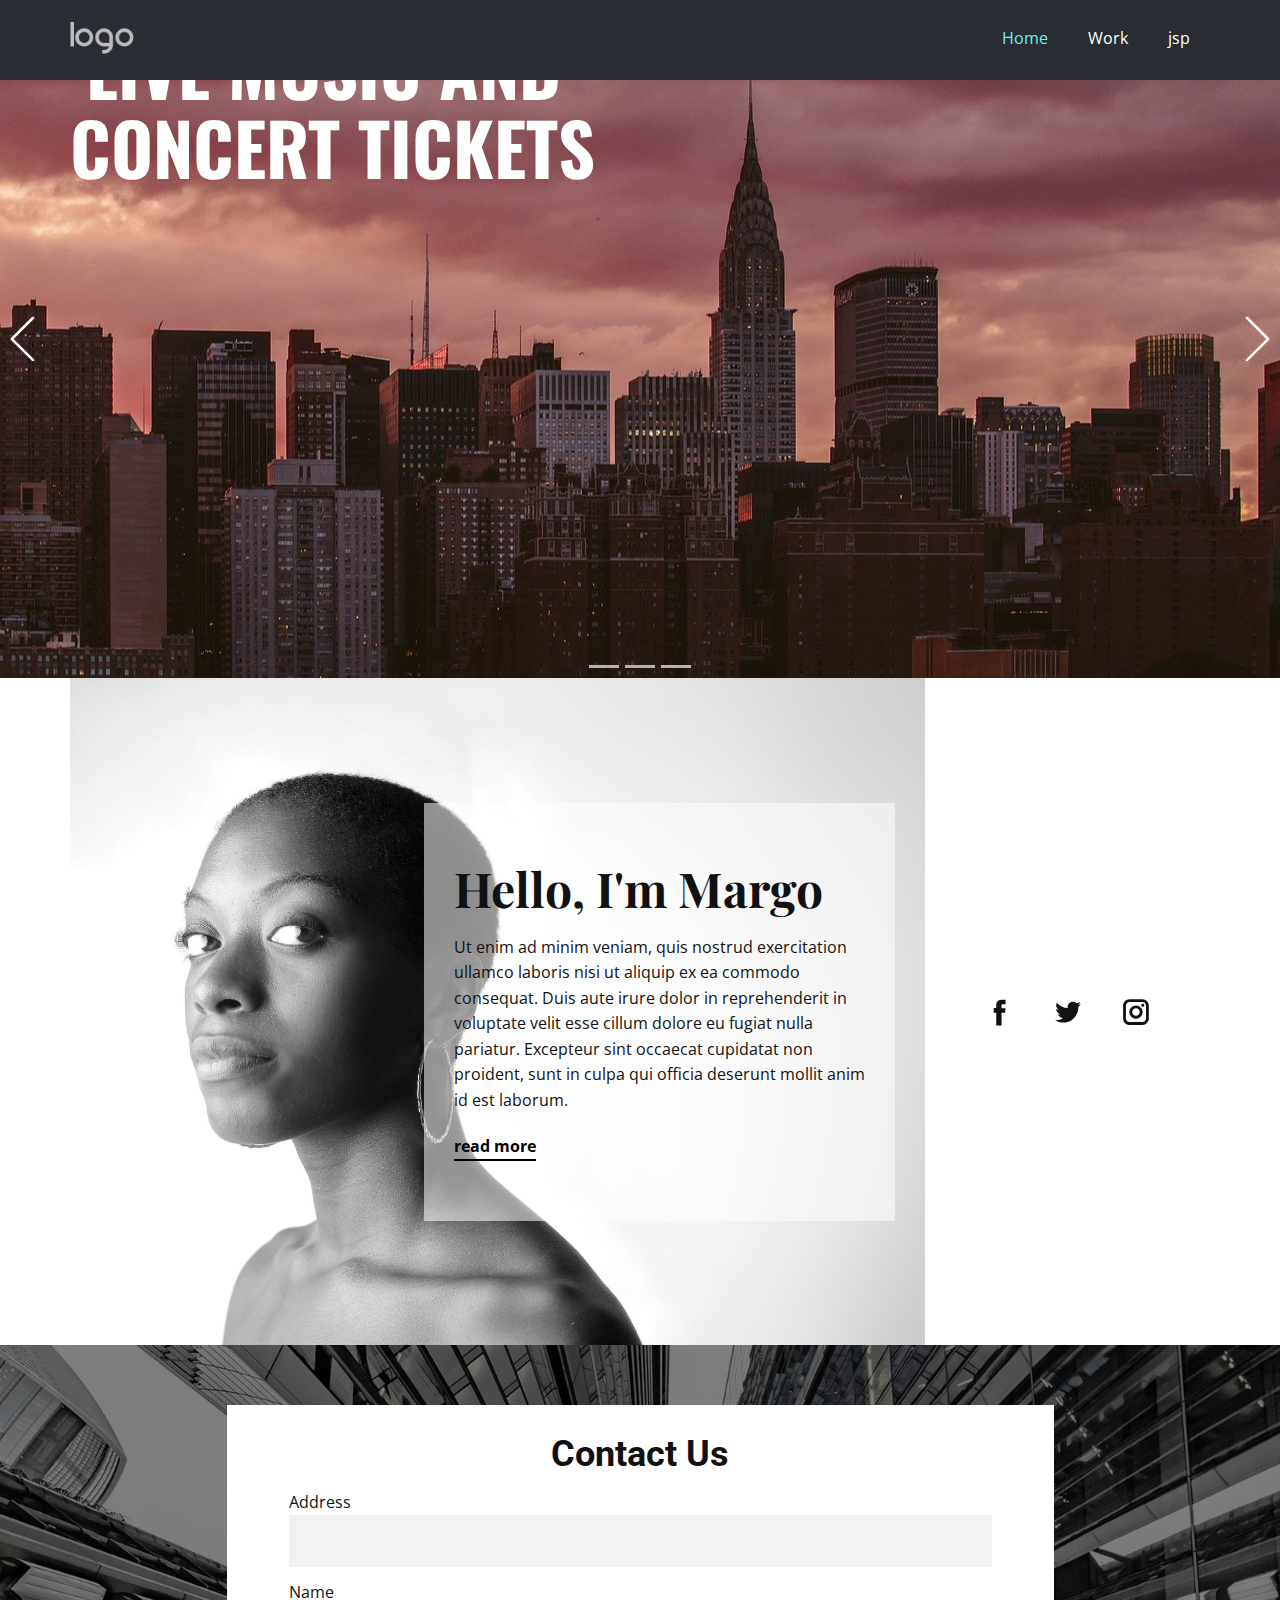
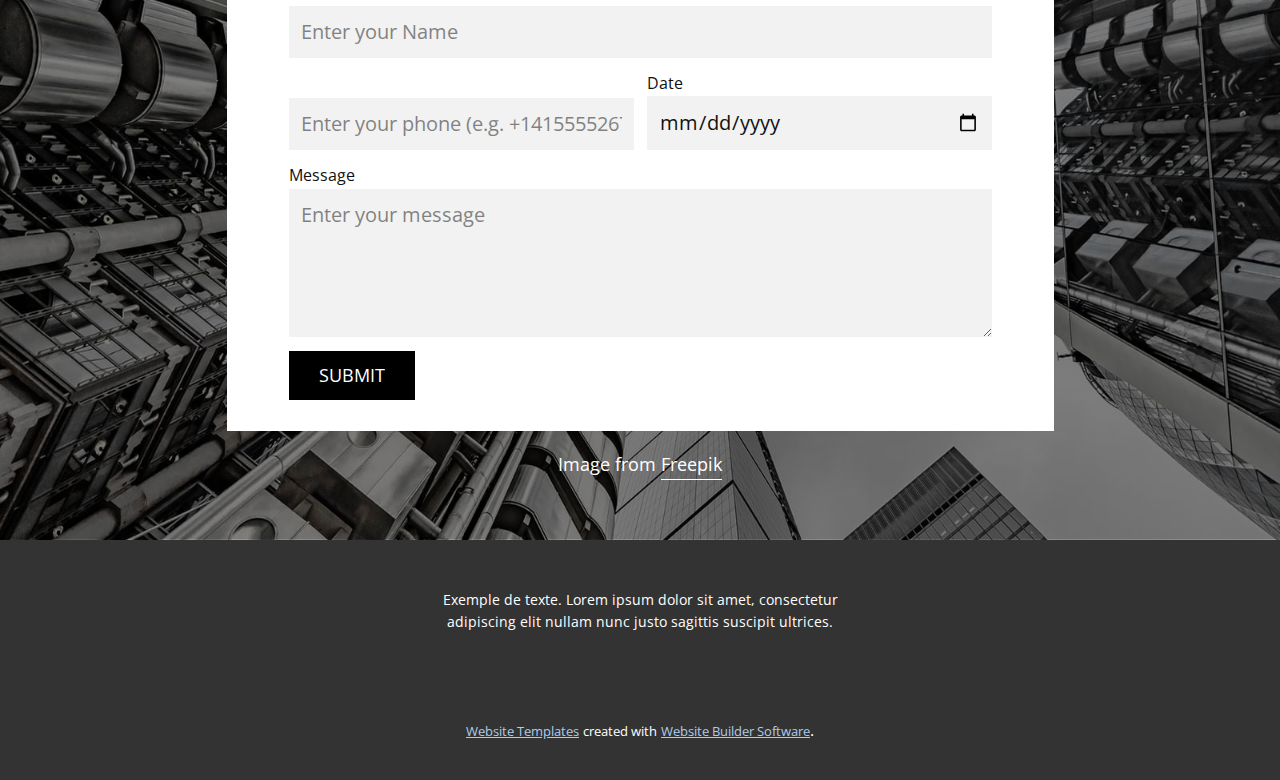
<file: index.html>
<!DOCTYPE html>
<html style="font-size: 16px;">
  <head>
    <meta name="viewport" content="width=device-width, initial-scale=1.0">
    <meta charset="utf-8">
    <meta name="keywords" content="">
    <meta name="description" content="">
    <meta name="page_type" content="np-template-header-footer-from-plugin">
    <title>Home</title>
    <link rel="stylesheet" href="nicepage.css" media="screen">
<link rel="stylesheet" href="Home.css" media="screen">
    <script class="u-script" type="text/javascript" src="jquery.js" defer=""></script>
    <script class="u-script" type="text/javascript" src="nicepage.js" defer=""></script>
    <meta name="generator" content="Nicepage 2.30.1, nicepage.com">
    
    
    
    <link id="u-theme-google-font" rel="stylesheet" href="https://fonts.googleapis.com/css?family=Roboto:100,100i,300,300i,400,400i,500,500i,700,700i,900,900i|Open+Sans:300,300i,400,400i,600,600i,700,700i,800,800i">
    <link id="u-page-google-font" rel="stylesheet" href="https://fonts.googleapis.com/css?family=Oswald:200,300,400,500,600,700|Playfair+Display:400,400i,700,700i,900,900i">
    
    
    
    
    <script type="application/ld+json">{
		"@context": "http://schema.org",
		"@type": "Organization",
		"name": "teste 1",
		"url": "index.html",
		"logo": "images/default-logo.png"
}</script>
    <meta property="og:title" content="Home">
    <meta property="og:type" content="website">
    <meta name="theme-color" content="#478ac9">
    <link rel="canonical" href="index.html">
    <meta property="og:url" content="index.html">
  </head>
  <body data-home-page="Home.html" data-home-page-title="Home" class="u-body u-overlap u-overlap-contrast"><header class="u-clearfix u-header u-palette-5-dark-3 u-sticky u-header" id="sec-6405"><div class="u-clearfix u-sheet u-sheet-1">
        <a href="https://nicepage.com" class="u-image u-logo u-image-1" data-image-width="80" data-image-height="40">
          <img src="images/default-logo.png" class="u-logo-image u-logo-image-1" data-image-width="64">
        </a>
        <nav class="u-menu u-menu-dropdown u-offcanvas u-menu-1">
          <div class="menu-collapse" style="font-size: 1rem; letter-spacing: 0px;">
            <a class="u-button-style u-custom-left-right-menu-spacing u-custom-padding-bottom u-custom-top-bottom-menu-spacing u-nav-link u-text-active-palette-4-light-1 u-text-hover-palette-2-base" href="#">
              <svg><use xmlns:xlink="http://www.w3.org/1999/xlink" xlink:href="#menu-hamburger"></use></svg>
              <svg version="1.1" xmlns="http://www.w3.org/2000/svg" xmlns:xlink="http://www.w3.org/1999/xlink"><defs><symbol id="menu-hamburger" viewBox="0 0 16 16" style="width: 16px; height: 16px;"><rect y="1" width="16" height="2"></rect><rect y="7" width="16" height="2"></rect><rect y="13" width="16" height="2"></rect>
</symbol>
</defs></svg>
            </a>
          </div>
          <div class="u-custom-menu u-nav-container">
            <ul class="u-nav u-unstyled u-nav-1"><li class="u-nav-item"><a class="u-button-style u-nav-link u-text-active-palette-4-light-1 u-text-hover-palette-2-base" href="Home.html" style="padding: 10px 20px;">Home</a>
</li><li class="u-nav-item"><a class="u-button-style u-nav-link u-text-active-palette-4-light-1 u-text-hover-palette-2-base" href="Work.html" style="padding: 10px 20px;">Work</a>
</li><li class="u-nav-item"><a class="u-button-style u-nav-link u-text-active-palette-4-light-1 u-text-hover-palette-2-base" href="lol.html" style="padding: 10px 20px;">jsp</a>
</li></ul>
          </div>
          <div class="u-custom-menu u-nav-container-collapse">
            <div class="u-black u-container-style u-inner-container-layout u-opacity u-opacity-95 u-sidenav">
              <div class="u-sidenav-overflow">
                <div class="u-menu-close"></div>
                <ul class="u-align-center u-nav u-popupmenu-items u-unstyled u-nav-2"><li class="u-nav-item"><a class="u-button-style u-nav-link" href="Home.html" style="padding: 10px 20px;">Home</a>
</li><li class="u-nav-item"><a class="u-button-style u-nav-link" href="Work.html" style="padding: 10px 20px;">Work</a>
</li><li class="u-nav-item"><a class="u-button-style u-nav-link" href="lol.html" style="padding: 10px 20px;">jsp</a>
</li></ul>
              </div>
            </div>
            <div class="u-black u-menu-overlay u-opacity u-opacity-70"></div>
          </div>
        </nav>
      </div></header>
    <section id="carousel_9db7" class="u-carousel u-slide u-block-c969-1" data-u-ride="carousel" data-interval="5000">
      <ol class="u-absolute-hcenter u-carousel-indicators u-block-c969-2">
        <li data-u-target="#carousel_9db7" data-u-slide-to="0" class="u-active u-grey-30"></li>
        <li data-u-target="#carousel_9db7" class="u-grey-30" data-u-slide-to="1"></li>
        <li data-u-target="#carousel_9db7" class="u-grey-30" data-u-slide-to="2"></li>
      </ol>
      <div class="u-carousel-inner" role="listbox">
        <div class="u-active u-align-center u-carousel-item u-clearfix u-image u-section-1-1" src="" data-image-width="1280" data-image-height="853">
          <div class="u-clearfix u-sheet u-sheet-1">
            <h1 class="u-custom-font u-font-oswald u-text u-text-body-alt-color u-text-default u-title u-text-1">Live music and&nbsp;<br>Concert tickets
            </h1>
          </div>
        </div>
        <div class="u-align-center u-carousel-item u-clearfix u-image u-section-1-2" src="" data-image-width="1280" data-image-height="853">
          <div class="u-clearfix u-sheet u-sheet-1">
            <h1 class="u-custom-font u-font-oswald u-text u-text-body-alt-color u-text-default u-title u-text-1">Live music and&nbsp;<br>Concert tickets
            </h1>
          </div>
        </div>
        <div class="u-align-center u-carousel-item u-clearfix u-image u-section-1-3" src="" data-image-width="1280" data-image-height="960" data-href="Work.html" data-page-id="1882622760">
          <div class="u-clearfix u-sheet u-sheet-1">
            <h1 class="u-custom-font u-font-oswald u-text u-text-body-alt-color u-text-default u-title u-text-1">Live music and&nbsp;<br>Concert tickets
            </h1>
          </div>
        </div>
      </div>
      <a class="u-absolute-vcenter u-carousel-control u-carousel-control-prev u-text-body-alt-color u-block-c969-3" href="#carousel_9db7" role="button" data-u-slide="prev">
        <span aria-hidden="true">
          <svg viewBox="0 0 477.175 477.175"><path d="M145.188,238.575l215.5-215.5c5.3-5.3,5.3-13.8,0-19.1s-13.8-5.3-19.1,0l-225.1,225.1c-5.3,5.3-5.3,13.8,0,19.1l225.1,225
                    c2.6,2.6,6.1,4,9.5,4s6.9-1.3,9.5-4c5.3-5.3,5.3-13.8,0-19.1L145.188,238.575z"></path></svg>
        </span>
        <span class="sr-only">Previous</span>
      </a>
      <a class="u-absolute-vcenter u-carousel-control u-carousel-control-next u-text-body-alt-color u-block-c969-4" href="#carousel_9db7" role="button" data-u-slide="next">
        <span aria-hidden="true">
          <svg viewBox="0 0 477.175 477.175"><path d="M360.731,229.075l-225.1-225.1c-5.3-5.3-13.8-5.3-19.1,0s-5.3,13.8,0,19.1l215.5,215.5l-215.5,215.5
                    c-5.3,5.3-5.3,13.8,0,19.1c2.6,2.6,6.1,4,9.5,4c3.4,0,6.9-1.3,9.5-4l225.1-225.1C365.931,242.875,365.931,234.275,360.731,229.075z"></path></svg>
        </span>
        <span class="sr-only">Next</span>
      </a>
    </section>
    <section class="u-clearfix u-section-2" id="carousel_7f40">
      <div class="u-clearfix u-sheet u-sheet-1">
        <div class="u-clearfix u-expanded-width u-layout-wrap u-layout-wrap-1">
          <div class="u-layout">
            <div class="u-layout-row">
              <div class="u-container-style u-image u-layout-cell u-left-cell u-size-45 u-image-1" data-image-width="1920" data-image-height="1279">
                <div class="u-container-layout u-valign-middle u-container-layout-1">
                  <div class="u-container-style u-group u-opacity u-opacity-55 u-white u-group-1">
                    <div class="u-container-layout u-valign-middle u-container-layout-2">
                      <h2 class="u-custom-font u-font-playfair-display u-text u-text-default u-text-1">Hello, I'm Margo</h2>
                      <p class="u-text u-text-default u-text-2">Ut enim ad minim veniam, quis nostrud exercitation ullamco laboris nisi ut aliquip ex ea commodo consequat. Duis aute irure dolor in reprehenderit in voluptate velit esse cillum dolore eu fugiat nulla pariatur. Excepteur sint occaecat cupidatat non proident, sunt in culpa qui officia deserunt mollit anim id est laborum.</p>
                      <a href="https://nicepage.com" class="u-active-none u-border-2 u-border-black u-btn u-btn-rectangle u-button-style u-hover-none u-none u-btn-1">read more</a>
                    </div>
                  </div>
                </div>
              </div>
              <div class="u-align-center u-container-style u-layout-cell u-right-cell u-size-15 u-layout-cell-2">
                <div class="u-container-layout u-valign-middle u-container-layout-3">
                  <div class="u-social-icons u-spacing-36 u-social-icons-1">
                    <a class="u-social-url" target="_blank" href=""><span class="u-icon u-icon-circle u-social-facebook u-social-type-logo u-icon-1"><svg class="u-svg-link" preserveAspectRatio="xMidYMin slice" viewBox="0 0 112 112" style=""><use xmlns:xlink="http://www.w3.org/1999/xlink" xlink:href="#svg-5ecc"></use></svg><svg xmlns="http://www.w3.org/2000/svg" xmlns:xlink="http://www.w3.org/1999/xlink" version="1.1" xml:space="preserve" class="u-svg-content" viewBox="0 0 112 112" x="0px" y="0px" id="svg-5ecc"><path d="M75.5,28.8H65.4c-1.5,0-4,0.9-4,4.3v9.4h13.9l-1.5,15.8H61.4v45.1H42.8V58.3h-8.8V42.4h8.8V32.2 c0-7.4,3.4-18.8,18.8-18.8h13.8v15.4H75.5z"></path></svg></span>
                    </a>
                    <a class="u-social-url" target="_blank" href=""><span class="u-icon u-icon-circle u-social-twitter u-social-type-logo u-icon-2"><svg class="u-svg-link" preserveAspectRatio="xMidYMin slice" viewBox="0 0 112 112" style=""><use xmlns:xlink="http://www.w3.org/1999/xlink" xlink:href="#svg-689f"></use></svg><svg xmlns="http://www.w3.org/2000/svg" xmlns:xlink="http://www.w3.org/1999/xlink" version="1.1" xml:space="preserve" class="u-svg-content" viewBox="0 0 112 112" x="0px" y="0px" id="svg-689f"><path d="M92.2,38.2c0,0.8,0,1.6,0,2.3c0,24.3-18.6,52.4-52.6,52.4c-10.6,0.1-20.2-2.9-28.5-8.2 c1.4,0.2,2.9,0.2,4.4,0.2c8.7,0,16.7-2.9,23-7.9c-8.1-0.2-14.9-5.5-17.3-12.8c1.1,0.2,2.4,0.2,3.4,0.2c1.6,0,3.3-0.2,4.8-0.7 c-8.4-1.6-14.9-9.2-14.9-18c0-0.2,0-0.2,0-0.2c2.5,1.4,5.4,2.2,8.4,2.3c-5-3.3-8.3-8.9-8.3-15.4c0-3.4,1-6.5,2.5-9.2 c9.1,11.1,22.7,18.5,38,19.2c-0.2-1.4-0.4-2.8-0.4-4.3c0.1-10,8.3-18.2,18.5-18.2c5.4,0,10.1,2.2,13.5,5.7c4.3-0.8,8.1-2.3,11.7-4.5 c-1.4,4.3-4.3,7.9-8.1,10.1c3.7-0.4,7.3-1.4,10.6-2.9C98.9,32.3,95.7,35.5,92.2,38.2z"></path></svg></span>
                    </a>
                    <a class="u-social-url" target="_blank" href=""><span class="u-icon u-icon-circle u-social-instagram u-social-type-logo u-icon-3"><svg class="u-svg-link" preserveAspectRatio="xMidYMin slice" viewBox="0 0 112 112" style=""><use xmlns:xlink="http://www.w3.org/1999/xlink" xlink:href="#svg-e332"></use></svg><svg xmlns="http://www.w3.org/2000/svg" xmlns:xlink="http://www.w3.org/1999/xlink" version="1.1" xml:space="preserve" class="u-svg-content" viewBox="0 0 112 112" x="0px" y="0px" id="svg-e332"><path d="M55.9,32.9c-12.8,0-23.2,10.4-23.2,23.2s10.4,23.2,23.2,23.2s23.2-10.4,23.2-23.2S68.7,32.9,55.9,32.9z M55.9,69.4c-7.4,0-13.3-6-13.3-13.3c-0.1-7.4,6-13.3,13.3-13.3s13.3,6,13.3,13.3C69.3,63.5,63.3,69.4,55.9,69.4z"></path><path d="M79.7,26.8c-3,0-5.4,2.5-5.4,5.4s2.5,5.4,5.4,5.4c3,0,5.4-2.5,5.4-5.4S82.7,26.8,79.7,26.8z"></path><path d="M78.2,11H33.5C21,11,10.8,21.3,10.8,33.7v44.7c0,12.6,10.2,22.8,22.7,22.8h44.7c12.6,0,22.7-10.2,22.7-22.7 V33.7C100.8,21.1,90.6,11,78.2,11z M91,78.4c0,7.1-5.8,12.8-12.8,12.8H33.5c-7.1,0-12.8-5.8-12.8-12.8V33.7 c0-7.1,5.8-12.8,12.8-12.8h44.7c7.1,0,12.8,5.8,12.8,12.8V78.4z"></path></svg></span>
                    </a>
                  </div>
                </div>
              </div>
            </div>
          </div>
        </div>
      </div>
    </section>
    <section class="u-align-center u-clearfix u-image u-shading u-section-3" id="carousel_386c">
      <div class="u-clearfix u-sheet u-valign-middle u-sheet-1">
        <div class="u-container-style u-group u-white u-group-1">
          <div class="u-container-layout u-valign-middle u-container-layout-1">
            <h2 class="u-align-center u-text u-text-1">Contact Us</h2>
            <div class="u-expanded-width-sm u-expanded-width-xs u-form u-form-1">
              <form action="#" method="POST" class="u-clearfix u-form-spacing-13 u-form-vertical u-inner-form" style="padding: 0;" source="custom" name="form">
                <div class="u-form-email u-form-group u-form-partition-factor-2 u-form-group-1">
                  <label for="email-f18c" class="u-label">Address</label>
                  <input type="email" placeholder="" id="email-f18c" name="email" class="u-grey-5 u-input u-input-rectangle u-input-1" required="">
                </div>
                <div class="u-form-group u-form-name u-form-partition-factor-2 u-form-group-2">
                  <label for="name-f18c" class="u-label">Name</label>
                  <input type="text" placeholder="Enter your Name" id="name-f18c" name="name" class="u-grey-5 u-input u-input-rectangle u-input-2" required="">
                </div>
                <div class="u-form-group u-form-partition-factor-2 u-form-phone u-form-group-3">
                  <label for="phone-cbff" class="u-form-control-hidden u-label" wfd-invisible="true">Phone</label>
                  <input type="tel" pattern="\+?\d{0,2}[\s\(\-]?([0-9]{3})[\s\)\-]?([\s\-]?)([0-9]{3})[\s\-]?([0-9]{2})[\s\-]?([0-9]{2})" placeholder="Enter your phone (e.g. +14155552675)" id="phone-cbff" name="phone" class="u-grey-5 u-input u-input-rectangle u-input-3" required="">
                </div>
                <div class="u-form-date u-form-group u-form-partition-factor-2 u-form-group-4">
                  <label for="date-33f9" class="u-label">Date</label>
                  <input type="date" placeholder="" id="date-33f9" name="date" class="u-grey-5 u-input u-input-rectangle u-input-4" required="">
                </div>
                <div class="u-form-group u-form-message u-form-group-5">
                  <label for="message-1015" class="u-label">Message</label>
                  <textarea placeholder="Enter your message" rows="4" cols="50" id="message-1015" name="message-1" class="u-grey-5 u-input u-input-rectangle u-input-5" required=""></textarea>
                </div>
                <div class="u-align-left u-form-group u-form-submit u-form-group-6">
                  <a href="https://nicepage.com" class="u-black u-btn u-btn-submit u-button-style u-btn-1">Submit</a>
                  <input type="submit" value="submit" class="u-form-control-hidden" wfd-invisible="true">
                </div>
                <div class="u-form-send-message u-form-send-success" wfd-invisible="true"> Thank you! Your message has been sent. </div>
                <div class="u-form-send-error u-form-send-message" wfd-invisible="true"> Unable to send your message. Please fix errors then try again. </div>
                <input type="hidden" value="" name="recaptchaResponse" wfd-invisible="true">
              </form>
            </div>
          </div>
        </div>
        <p class="u-text u-text-default u-text-2">Image from <a href="https://www.freepik.com/free-photos/business" class="u-border-1 u-border-white u-btn u-button-style u-none u-text-body-alt-color u-btn-2">Freepik</a>
        </p>
      </div>
    </section>
    
    
    <footer class="u-align-center u-clearfix u-footer u-grey-80 u-footer" id="sec-ac39"><div class="u-clearfix u-sheet u-sheet-1">
        <p class="u-small-text u-text u-text-variant u-text-1"> Exemple de texte. Lorem ipsum dolor sit amet, consectetur adipiscing elit nullam nunc justo sagittis suscipit ultrices.</p>
      </div></footer>
    <section class="u-backlink u-clearfix u-grey-80">
      <a class="u-link" href="https://nicepage.com/website-templates" target="_blank">
        <span>Website Templates</span>
      </a>
      <p class="u-text">
        <span>created with</span>
      </p>
      <a class="u-link" href="https://nicepage.com/" target="_blank">
        <span>Website Builder Software</span>
      </a>. 
    </section>
  </body>
</html>
</file>
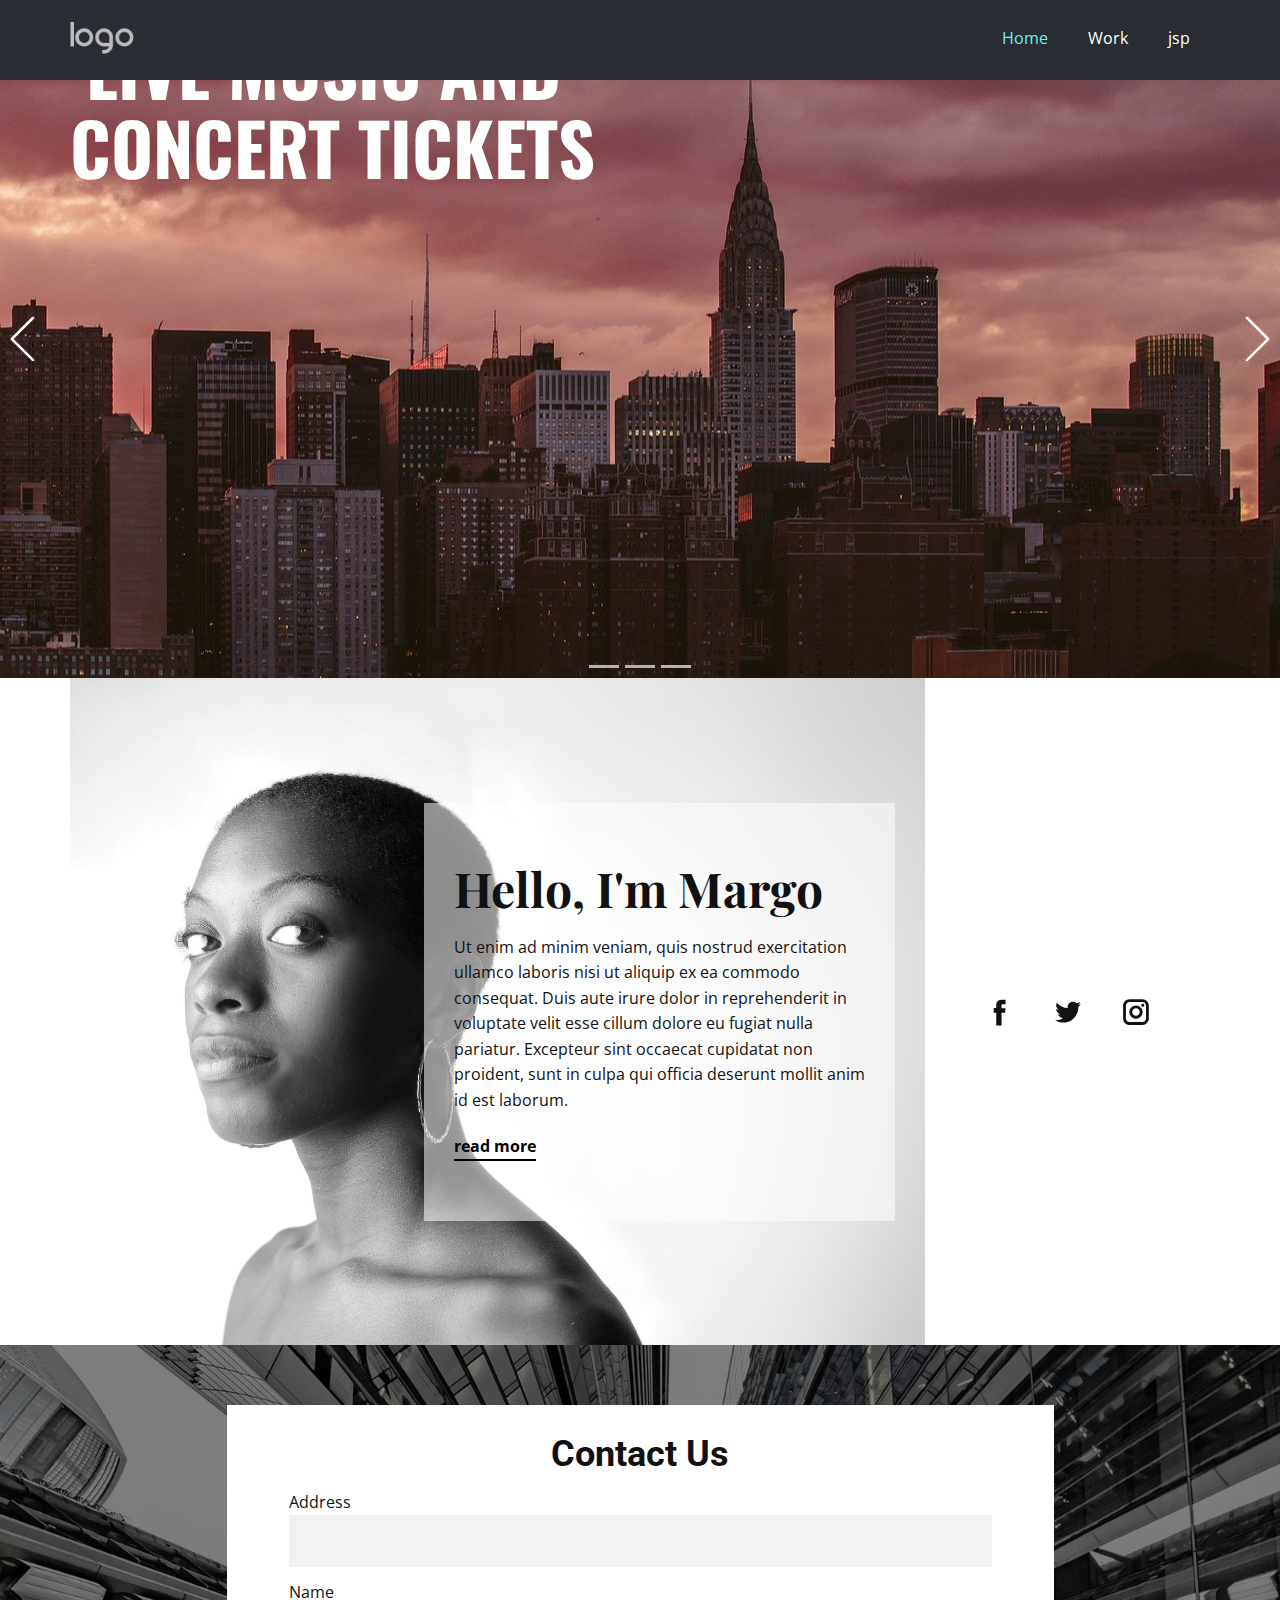
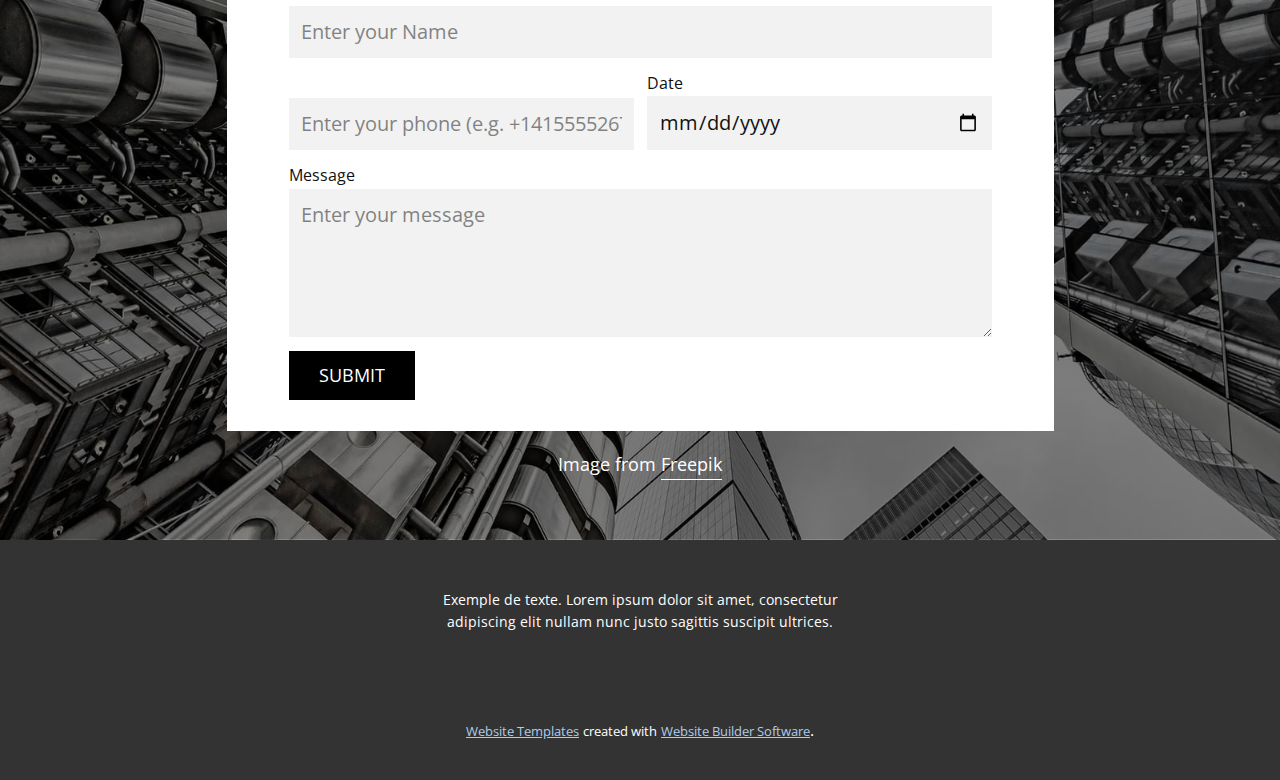
<file: Home.html>
<!DOCTYPE html>
<html style="font-size: 16px;">
  <head>
    <meta name="viewport" content="width=device-width, initial-scale=1.0">
    <meta charset="utf-8">
    <meta name="keywords" content="">
    <meta name="description" content="">
    <meta name="page_type" content="np-template-header-footer-from-plugin">
    <title>Home</title>
    <link rel="stylesheet" href="nicepage.css" media="screen">
<link rel="stylesheet" href="Home.css" media="screen">
    <script class="u-script" type="text/javascript" src="jquery.js" defer=""></script>
    <script class="u-script" type="text/javascript" src="nicepage.js" defer=""></script>
    <meta name="generator" content="Nicepage 2.30.1, nicepage.com">
    
    
    
    <link id="u-theme-google-font" rel="stylesheet" href="https://fonts.googleapis.com/css?family=Roboto:100,100i,300,300i,400,400i,500,500i,700,700i,900,900i|Open+Sans:300,300i,400,400i,600,600i,700,700i,800,800i">
    <link id="u-page-google-font" rel="stylesheet" href="https://fonts.googleapis.com/css?family=Oswald:200,300,400,500,600,700|Playfair+Display:400,400i,700,700i,900,900i">
    
    
    
    
    <script type="application/ld+json">{
		"@context": "http://schema.org",
		"@type": "Organization",
		"name": "teste 1",
		"url": "index.html",
		"logo": "images/default-logo.png"
}</script>
    <meta property="og:title" content="Home">
    <meta property="og:type" content="website">
    <meta name="theme-color" content="#478ac9">
    <link rel="canonical" href="index.html">
    <meta property="og:url" content="index.html">
  </head>
  <body class="u-body u-overlap u-overlap-contrast"><header class="u-clearfix u-header u-palette-5-dark-3 u-sticky u-header" id="sec-6405"><div class="u-clearfix u-sheet u-sheet-1">
        <a href="https://nicepage.com" class="u-image u-logo u-image-1" data-image-width="80" data-image-height="40">
          <img src="images/default-logo.png" class="u-logo-image u-logo-image-1" data-image-width="64">
        </a>
        <nav class="u-menu u-menu-dropdown u-offcanvas u-menu-1">
          <div class="menu-collapse" style="font-size: 1rem; letter-spacing: 0px;">
            <a class="u-button-style u-custom-left-right-menu-spacing u-custom-padding-bottom u-custom-top-bottom-menu-spacing u-nav-link u-text-active-palette-4-light-1 u-text-hover-palette-2-base" href="#">
              <svg><use xmlns:xlink="http://www.w3.org/1999/xlink" xlink:href="#menu-hamburger"></use></svg>
              <svg version="1.1" xmlns="http://www.w3.org/2000/svg" xmlns:xlink="http://www.w3.org/1999/xlink"><defs><symbol id="menu-hamburger" viewBox="0 0 16 16" style="width: 16px; height: 16px;"><rect y="1" width="16" height="2"></rect><rect y="7" width="16" height="2"></rect><rect y="13" width="16" height="2"></rect>
</symbol>
</defs></svg>
            </a>
          </div>
          <div class="u-custom-menu u-nav-container">
            <ul class="u-nav u-unstyled u-nav-1"><li class="u-nav-item"><a class="u-button-style u-nav-link u-text-active-palette-4-light-1 u-text-hover-palette-2-base" href="Home.html" style="padding: 10px 20px;">Home</a>
</li><li class="u-nav-item"><a class="u-button-style u-nav-link u-text-active-palette-4-light-1 u-text-hover-palette-2-base" href="Work.html" style="padding: 10px 20px;">Work</a>
</li><li class="u-nav-item"><a class="u-button-style u-nav-link u-text-active-palette-4-light-1 u-text-hover-palette-2-base" href="lol.html" style="padding: 10px 20px;">jsp</a>
</li></ul>
          </div>
          <div class="u-custom-menu u-nav-container-collapse">
            <div class="u-black u-container-style u-inner-container-layout u-opacity u-opacity-95 u-sidenav">
              <div class="u-sidenav-overflow">
                <div class="u-menu-close"></div>
                <ul class="u-align-center u-nav u-popupmenu-items u-unstyled u-nav-2"><li class="u-nav-item"><a class="u-button-style u-nav-link" href="Home.html" style="padding: 10px 20px;">Home</a>
</li><li class="u-nav-item"><a class="u-button-style u-nav-link" href="Work.html" style="padding: 10px 20px;">Work</a>
</li><li class="u-nav-item"><a class="u-button-style u-nav-link" href="lol.html" style="padding: 10px 20px;">jsp</a>
</li></ul>
              </div>
            </div>
            <div class="u-black u-menu-overlay u-opacity u-opacity-70"></div>
          </div>
        </nav>
      </div></header>
    <section id="carousel_9db7" class="u-carousel u-slide u-block-c969-1" data-u-ride="carousel" data-interval="5000">
      <ol class="u-absolute-hcenter u-carousel-indicators u-block-c969-2">
        <li data-u-target="#carousel_9db7" data-u-slide-to="0" class="u-active u-grey-30"></li>
        <li data-u-target="#carousel_9db7" class="u-grey-30" data-u-slide-to="1"></li>
        <li data-u-target="#carousel_9db7" class="u-grey-30" data-u-slide-to="2"></li>
      </ol>
      <div class="u-carousel-inner" role="listbox">
        <div class="u-active u-align-center u-carousel-item u-clearfix u-image u-section-1-1" src="" data-image-width="1280" data-image-height="853">
          <div class="u-clearfix u-sheet u-sheet-1">
            <h1 class="u-custom-font u-font-oswald u-text u-text-body-alt-color u-text-default u-title u-text-1">Live music and&nbsp;<br>Concert tickets
            </h1>
          </div>
        </div>
        <div class="u-align-center u-carousel-item u-clearfix u-image u-section-1-2" src="" data-image-width="1280" data-image-height="853">
          <div class="u-clearfix u-sheet u-sheet-1">
            <h1 class="u-custom-font u-font-oswald u-text u-text-body-alt-color u-text-default u-title u-text-1">Live music and&nbsp;<br>Concert tickets
            </h1>
          </div>
        </div>
        <div class="u-align-center u-carousel-item u-clearfix u-image u-section-1-3" src="" data-image-width="1280" data-image-height="960" data-href="Work.html" data-page-id="1882622760">
          <div class="u-clearfix u-sheet u-sheet-1">
            <h1 class="u-custom-font u-font-oswald u-text u-text-body-alt-color u-text-default u-title u-text-1">Live music and&nbsp;<br>Concert tickets
            </h1>
          </div>
        </div>
      </div>
      <a class="u-absolute-vcenter u-carousel-control u-carousel-control-prev u-text-body-alt-color u-block-c969-3" href="#carousel_9db7" role="button" data-u-slide="prev">
        <span aria-hidden="true">
          <svg viewBox="0 0 477.175 477.175"><path d="M145.188,238.575l215.5-215.5c5.3-5.3,5.3-13.8,0-19.1s-13.8-5.3-19.1,0l-225.1,225.1c-5.3,5.3-5.3,13.8,0,19.1l225.1,225
                    c2.6,2.6,6.1,4,9.5,4s6.9-1.3,9.5-4c5.3-5.3,5.3-13.8,0-19.1L145.188,238.575z"></path></svg>
        </span>
        <span class="sr-only">Previous</span>
      </a>
      <a class="u-absolute-vcenter u-carousel-control u-carousel-control-next u-text-body-alt-color u-block-c969-4" href="#carousel_9db7" role="button" data-u-slide="next">
        <span aria-hidden="true">
          <svg viewBox="0 0 477.175 477.175"><path d="M360.731,229.075l-225.1-225.1c-5.3-5.3-13.8-5.3-19.1,0s-5.3,13.8,0,19.1l215.5,215.5l-215.5,215.5
                    c-5.3,5.3-5.3,13.8,0,19.1c2.6,2.6,6.1,4,9.5,4c3.4,0,6.9-1.3,9.5-4l225.1-225.1C365.931,242.875,365.931,234.275,360.731,229.075z"></path></svg>
        </span>
        <span class="sr-only">Next</span>
      </a>
    </section>
    <section class="u-clearfix u-section-2" id="carousel_7f40">
      <div class="u-clearfix u-sheet u-sheet-1">
        <div class="u-clearfix u-expanded-width u-layout-wrap u-layout-wrap-1">
          <div class="u-layout">
            <div class="u-layout-row">
              <div class="u-container-style u-image u-layout-cell u-left-cell u-size-45 u-image-1" data-image-width="1920" data-image-height="1279">
                <div class="u-container-layout u-valign-middle u-container-layout-1">
                  <div class="u-container-style u-group u-opacity u-opacity-55 u-white u-group-1">
                    <div class="u-container-layout u-valign-middle u-container-layout-2">
                      <h2 class="u-custom-font u-font-playfair-display u-text u-text-default u-text-1">Hello, I'm Margo</h2>
                      <p class="u-text u-text-default u-text-2">Ut enim ad minim veniam, quis nostrud exercitation ullamco laboris nisi ut aliquip ex ea commodo consequat. Duis aute irure dolor in reprehenderit in voluptate velit esse cillum dolore eu fugiat nulla pariatur. Excepteur sint occaecat cupidatat non proident, sunt in culpa qui officia deserunt mollit anim id est laborum.</p>
                      <a href="https://nicepage.com" class="u-active-none u-border-2 u-border-black u-btn u-btn-rectangle u-button-style u-hover-none u-none u-btn-1">read more</a>
                    </div>
                  </div>
                </div>
              </div>
              <div class="u-align-center u-container-style u-layout-cell u-right-cell u-size-15 u-layout-cell-2">
                <div class="u-container-layout u-valign-middle u-container-layout-3">
                  <div class="u-social-icons u-spacing-36 u-social-icons-1">
                    <a class="u-social-url" target="_blank" href=""><span class="u-icon u-icon-circle u-social-facebook u-social-type-logo u-icon-1"><svg class="u-svg-link" preserveAspectRatio="xMidYMin slice" viewBox="0 0 112 112" style=""><use xmlns:xlink="http://www.w3.org/1999/xlink" xlink:href="#svg-5ecc"></use></svg><svg xmlns="http://www.w3.org/2000/svg" xmlns:xlink="http://www.w3.org/1999/xlink" version="1.1" xml:space="preserve" class="u-svg-content" viewBox="0 0 112 112" x="0px" y="0px" id="svg-5ecc"><path d="M75.5,28.8H65.4c-1.5,0-4,0.9-4,4.3v9.4h13.9l-1.5,15.8H61.4v45.1H42.8V58.3h-8.8V42.4h8.8V32.2 c0-7.4,3.4-18.8,18.8-18.8h13.8v15.4H75.5z"></path></svg></span>
                    </a>
                    <a class="u-social-url" target="_blank" href=""><span class="u-icon u-icon-circle u-social-twitter u-social-type-logo u-icon-2"><svg class="u-svg-link" preserveAspectRatio="xMidYMin slice" viewBox="0 0 112 112" style=""><use xmlns:xlink="http://www.w3.org/1999/xlink" xlink:href="#svg-689f"></use></svg><svg xmlns="http://www.w3.org/2000/svg" xmlns:xlink="http://www.w3.org/1999/xlink" version="1.1" xml:space="preserve" class="u-svg-content" viewBox="0 0 112 112" x="0px" y="0px" id="svg-689f"><path d="M92.2,38.2c0,0.8,0,1.6,0,2.3c0,24.3-18.6,52.4-52.6,52.4c-10.6,0.1-20.2-2.9-28.5-8.2 c1.4,0.2,2.9,0.2,4.4,0.2c8.7,0,16.7-2.9,23-7.9c-8.1-0.2-14.9-5.5-17.3-12.8c1.1,0.2,2.4,0.2,3.4,0.2c1.6,0,3.3-0.2,4.8-0.7 c-8.4-1.6-14.9-9.2-14.9-18c0-0.2,0-0.2,0-0.2c2.5,1.4,5.4,2.2,8.4,2.3c-5-3.3-8.3-8.9-8.3-15.4c0-3.4,1-6.5,2.5-9.2 c9.1,11.1,22.7,18.5,38,19.2c-0.2-1.4-0.4-2.8-0.4-4.3c0.1-10,8.3-18.2,18.5-18.2c5.4,0,10.1,2.2,13.5,5.7c4.3-0.8,8.1-2.3,11.7-4.5 c-1.4,4.3-4.3,7.9-8.1,10.1c3.7-0.4,7.3-1.4,10.6-2.9C98.9,32.3,95.7,35.5,92.2,38.2z"></path></svg></span>
                    </a>
                    <a class="u-social-url" target="_blank" href=""><span class="u-icon u-icon-circle u-social-instagram u-social-type-logo u-icon-3"><svg class="u-svg-link" preserveAspectRatio="xMidYMin slice" viewBox="0 0 112 112" style=""><use xmlns:xlink="http://www.w3.org/1999/xlink" xlink:href="#svg-e332"></use></svg><svg xmlns="http://www.w3.org/2000/svg" xmlns:xlink="http://www.w3.org/1999/xlink" version="1.1" xml:space="preserve" class="u-svg-content" viewBox="0 0 112 112" x="0px" y="0px" id="svg-e332"><path d="M55.9,32.9c-12.8,0-23.2,10.4-23.2,23.2s10.4,23.2,23.2,23.2s23.2-10.4,23.2-23.2S68.7,32.9,55.9,32.9z M55.9,69.4c-7.4,0-13.3-6-13.3-13.3c-0.1-7.4,6-13.3,13.3-13.3s13.3,6,13.3,13.3C69.3,63.5,63.3,69.4,55.9,69.4z"></path><path d="M79.7,26.8c-3,0-5.4,2.5-5.4,5.4s2.5,5.4,5.4,5.4c3,0,5.4-2.5,5.4-5.4S82.7,26.8,79.7,26.8z"></path><path d="M78.2,11H33.5C21,11,10.8,21.3,10.8,33.7v44.7c0,12.6,10.2,22.8,22.7,22.8h44.7c12.6,0,22.7-10.2,22.7-22.7 V33.7C100.8,21.1,90.6,11,78.2,11z M91,78.4c0,7.1-5.8,12.8-12.8,12.8H33.5c-7.1,0-12.8-5.8-12.8-12.8V33.7 c0-7.1,5.8-12.8,12.8-12.8h44.7c7.1,0,12.8,5.8,12.8,12.8V78.4z"></path></svg></span>
                    </a>
                  </div>
                </div>
              </div>
            </div>
          </div>
        </div>
      </div>
    </section>
    <section class="u-align-center u-clearfix u-image u-shading u-section-3" id="carousel_386c">
      <div class="u-clearfix u-sheet u-valign-middle u-sheet-1">
        <div class="u-container-style u-group u-white u-group-1">
          <div class="u-container-layout u-valign-middle u-container-layout-1">
            <h2 class="u-align-center u-text u-text-1">Contact Us</h2>
            <div class="u-expanded-width-sm u-expanded-width-xs u-form u-form-1">
              <form action="#" method="POST" class="u-clearfix u-form-spacing-13 u-form-vertical u-inner-form" style="padding: 0;" source="custom" name="form">
                <div class="u-form-email u-form-group u-form-partition-factor-2 u-form-group-1">
                  <label for="email-f18c" class="u-label">Address</label>
                  <input type="email" placeholder="" id="email-f18c" name="email" class="u-grey-5 u-input u-input-rectangle u-input-1" required="">
                </div>
                <div class="u-form-group u-form-name u-form-partition-factor-2 u-form-group-2">
                  <label for="name-f18c" class="u-label">Name</label>
                  <input type="text" placeholder="Enter your Name" id="name-f18c" name="name" class="u-grey-5 u-input u-input-rectangle u-input-2" required="">
                </div>
                <div class="u-form-group u-form-partition-factor-2 u-form-phone u-form-group-3">
                  <label for="phone-cbff" class="u-form-control-hidden u-label" wfd-invisible="true">Phone</label>
                  <input type="tel" pattern="\+?\d{0,2}[\s\(\-]?([0-9]{3})[\s\)\-]?([\s\-]?)([0-9]{3})[\s\-]?([0-9]{2})[\s\-]?([0-9]{2})" placeholder="Enter your phone (e.g. +14155552675)" id="phone-cbff" name="phone" class="u-grey-5 u-input u-input-rectangle u-input-3" required="">
                </div>
                <div class="u-form-date u-form-group u-form-partition-factor-2 u-form-group-4">
                  <label for="date-33f9" class="u-label">Date</label>
                  <input type="date" placeholder="" id="date-33f9" name="date" class="u-grey-5 u-input u-input-rectangle u-input-4" required="">
                </div>
                <div class="u-form-group u-form-message u-form-group-5">
                  <label for="message-1015" class="u-label">Message</label>
                  <textarea placeholder="Enter your message" rows="4" cols="50" id="message-1015" name="message-1" class="u-grey-5 u-input u-input-rectangle u-input-5" required=""></textarea>
                </div>
                <div class="u-align-left u-form-group u-form-submit u-form-group-6">
                  <a href="https://nicepage.com" class="u-black u-btn u-btn-submit u-button-style u-btn-1">Submit</a>
                  <input type="submit" value="submit" class="u-form-control-hidden" wfd-invisible="true">
                </div>
                <div class="u-form-send-message u-form-send-success" wfd-invisible="true"> Thank you! Your message has been sent. </div>
                <div class="u-form-send-error u-form-send-message" wfd-invisible="true"> Unable to send your message. Please fix errors then try again. </div>
                <input type="hidden" value="" name="recaptchaResponse" wfd-invisible="true">
              </form>
            </div>
          </div>
        </div>
        <p class="u-text u-text-default u-text-2">Image from <a href="https://www.freepik.com/free-photos/business" class="u-border-1 u-border-white u-btn u-button-style u-none u-text-body-alt-color u-btn-2">Freepik</a>
        </p>
      </div>
    </section>
    
    
    <footer class="u-align-center u-clearfix u-footer u-grey-80 u-footer" id="sec-ac39"><div class="u-clearfix u-sheet u-sheet-1">
        <p class="u-small-text u-text u-text-variant u-text-1"> Exemple de texte. Lorem ipsum dolor sit amet, consectetur adipiscing elit nullam nunc justo sagittis suscipit ultrices.</p>
      </div></footer>
    <section class="u-backlink u-clearfix u-grey-80">
      <a class="u-link" href="https://nicepage.com/website-templates" target="_blank">
        <span>Website Templates</span>
      </a>
      <p class="u-text">
        <span>created with</span>
      </p>
      <a class="u-link" href="https://nicepage.com/" target="_blank">
        <span>Website Builder Software</span>
      </a>. 
    </section>
  </body>
</html>
</file>
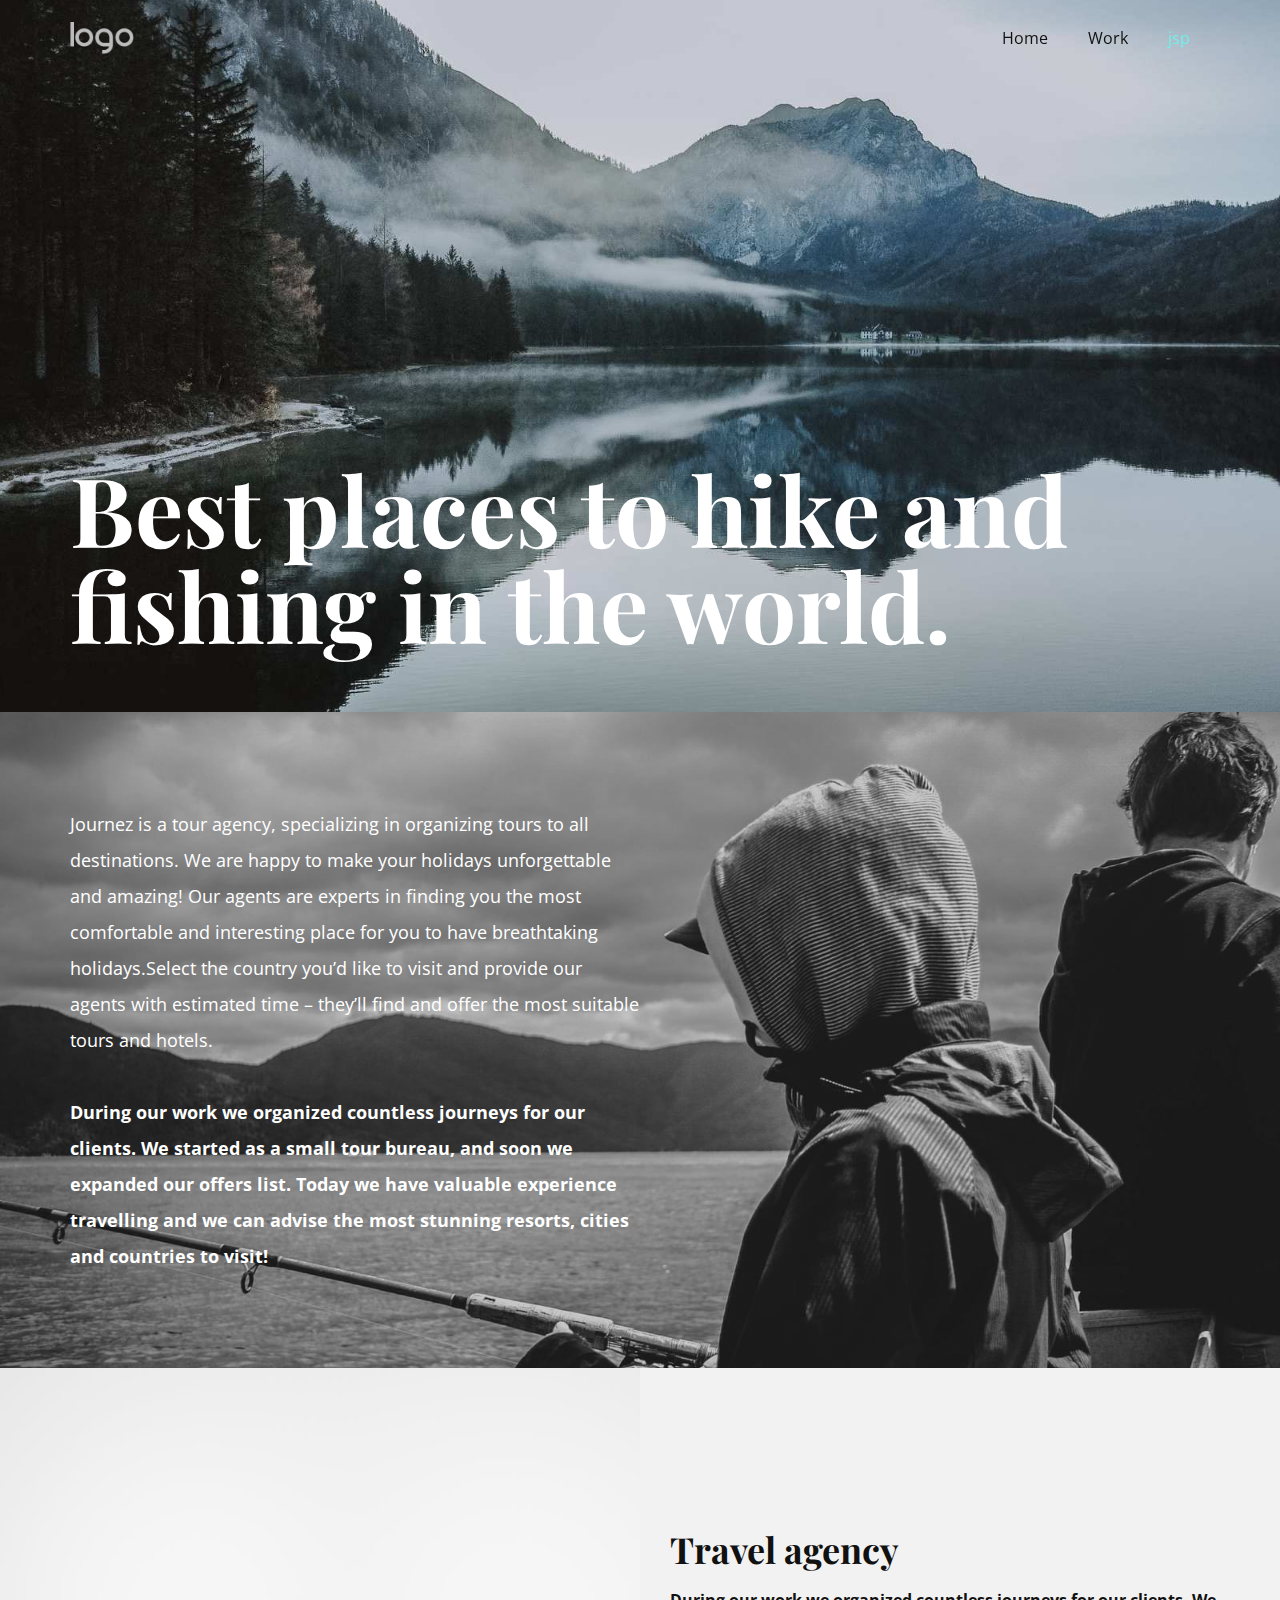
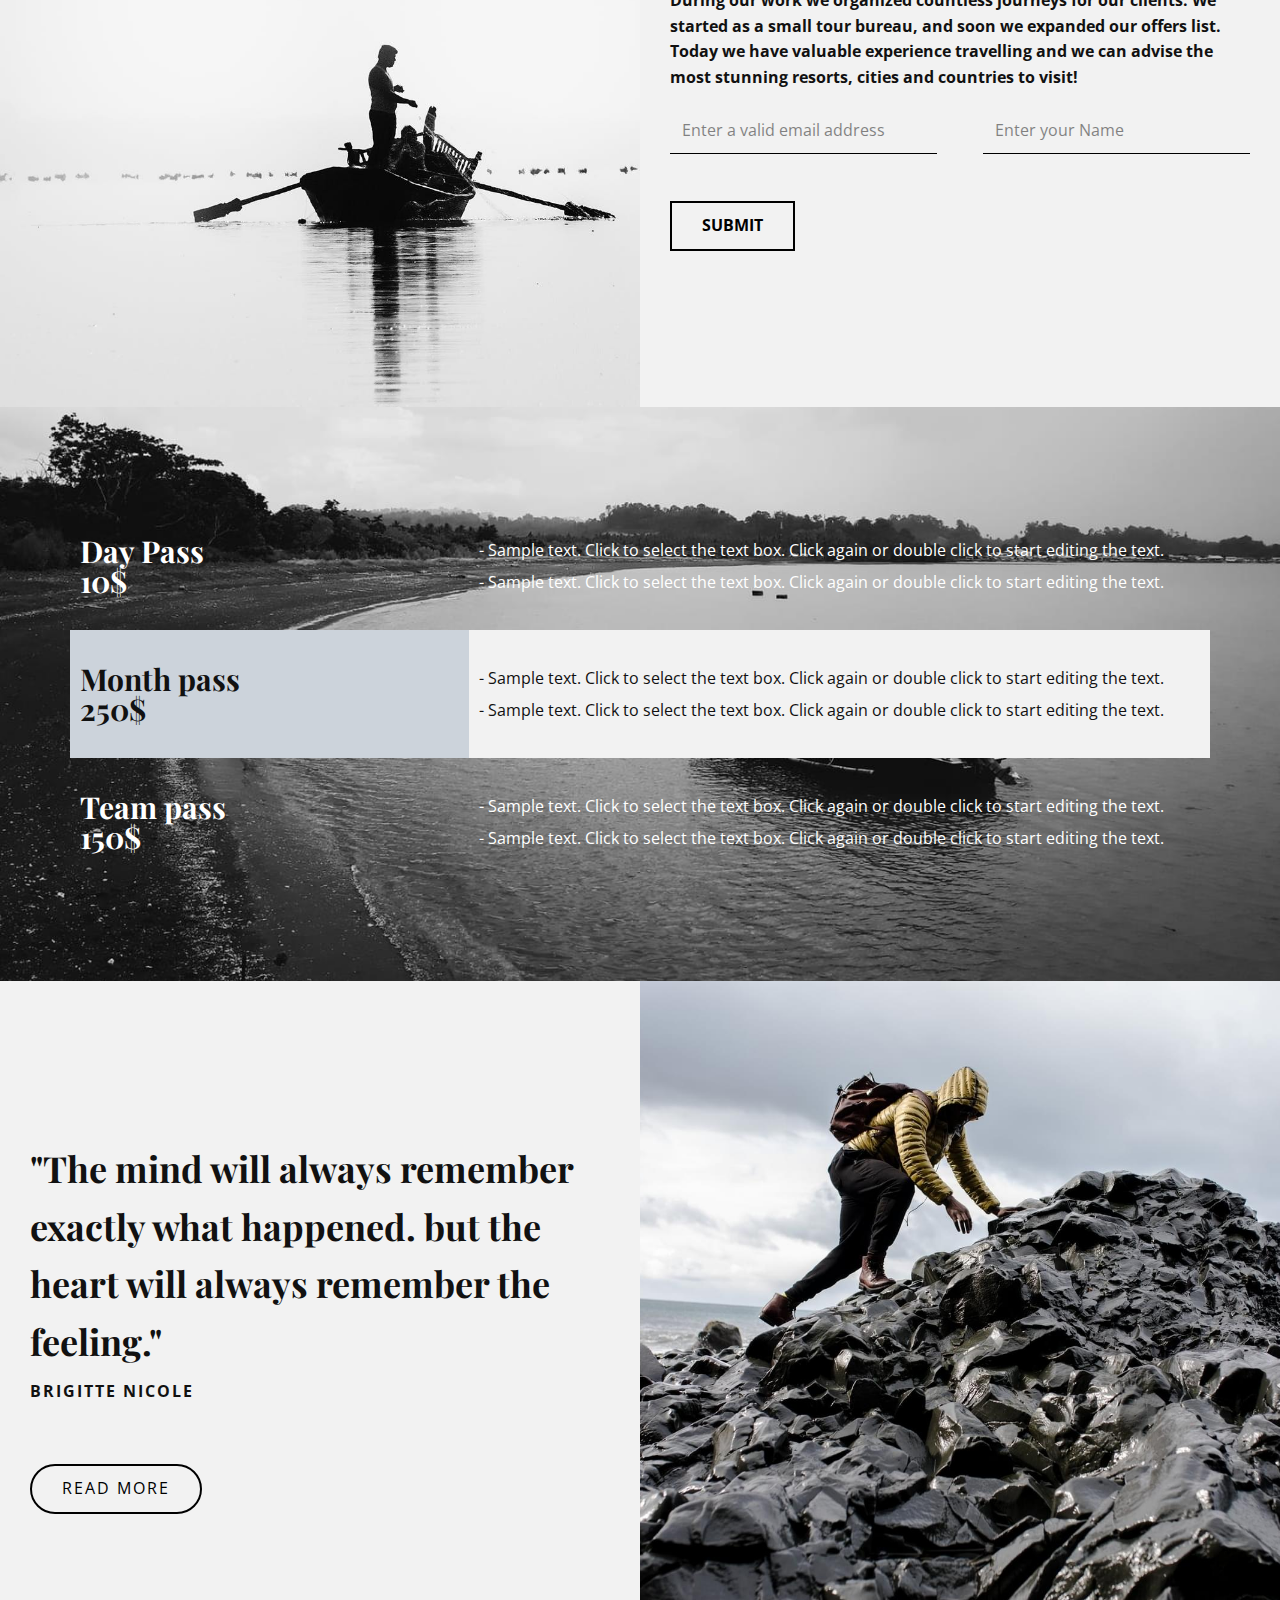
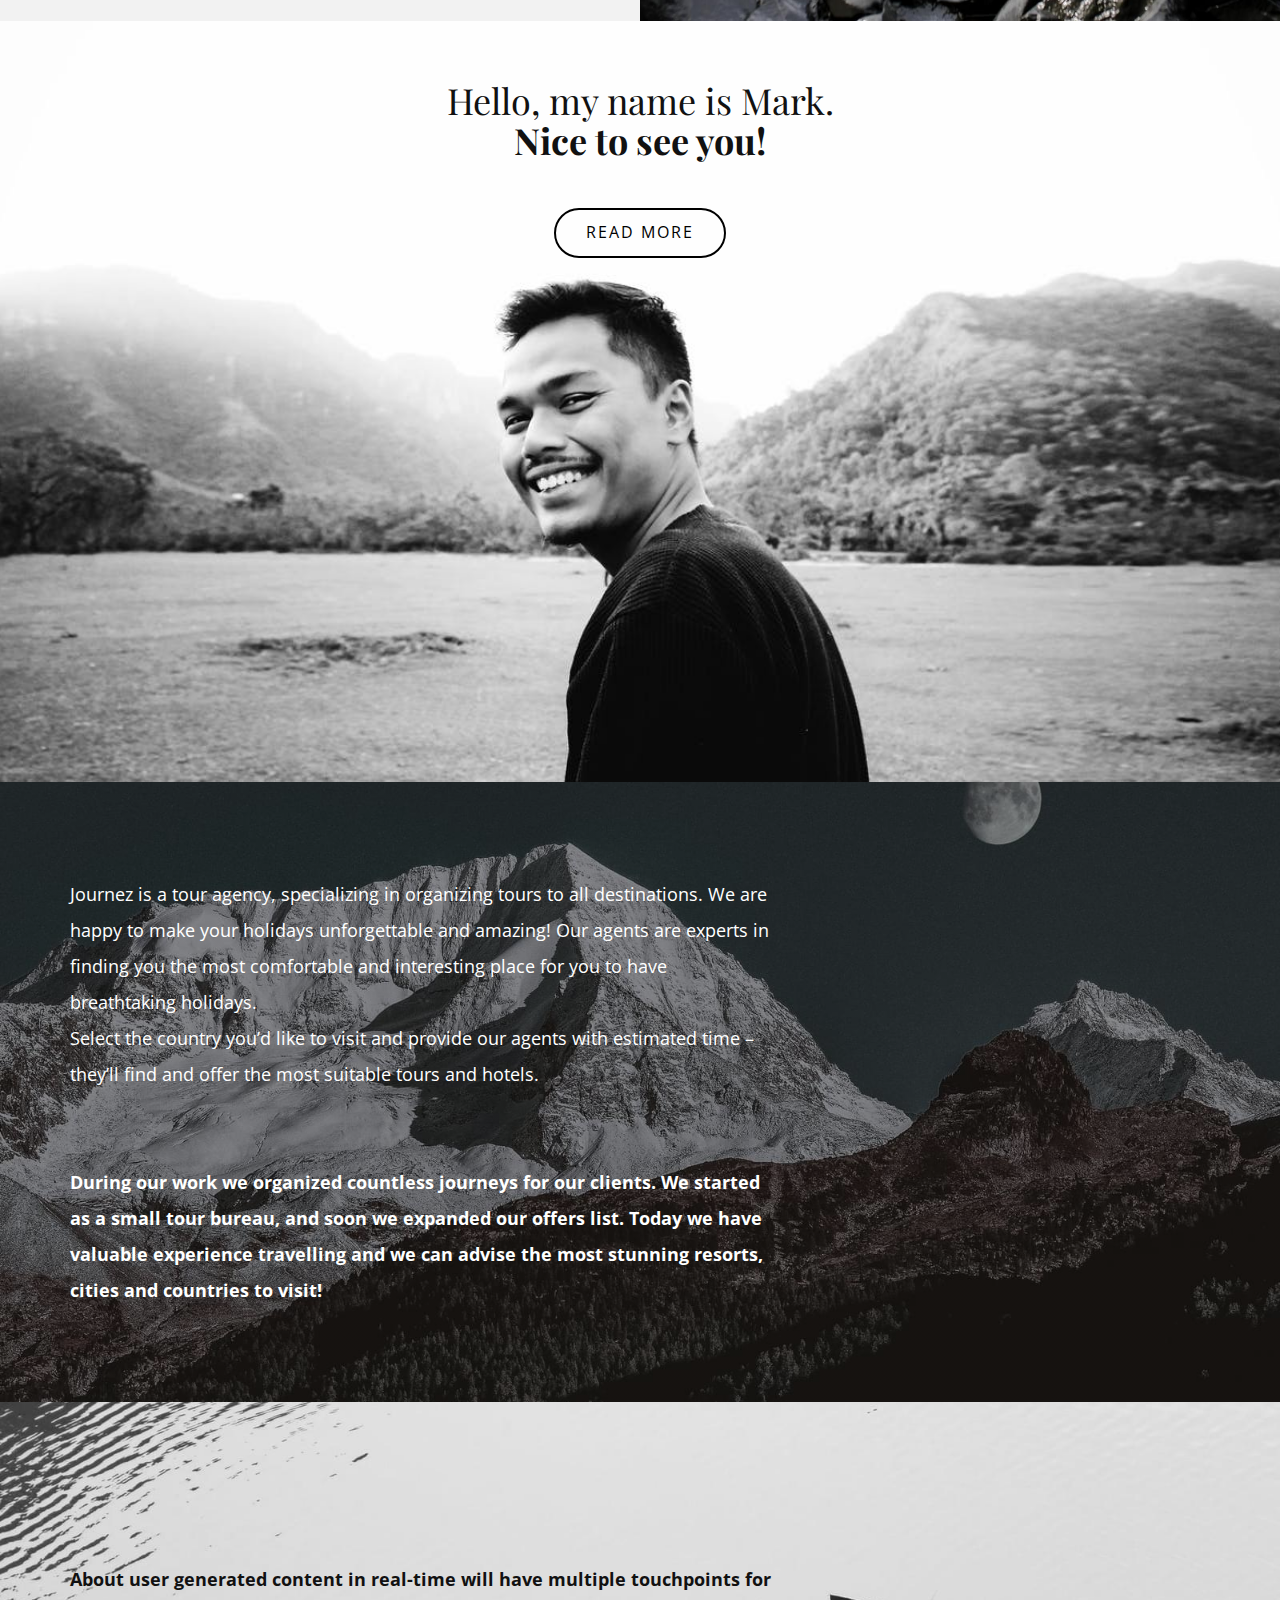
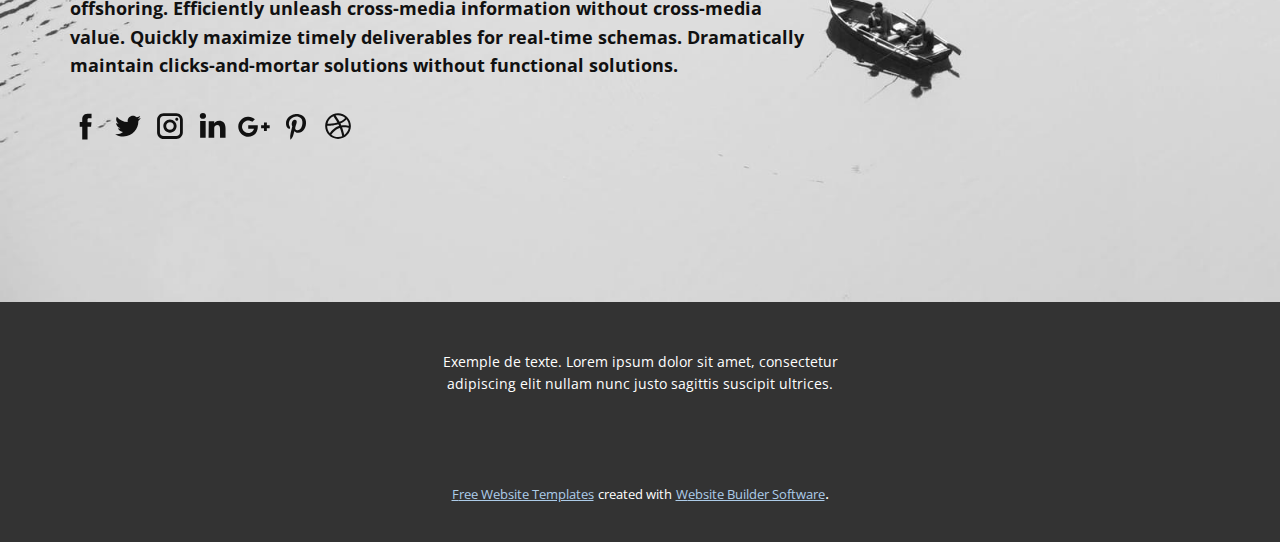
<file: jsp.html>
<!DOCTYPE html>
<html style="font-size: 16px;">
  <head>
    <meta name="viewport" content="width=device-width, initial-scale=1.0">
    <meta charset="utf-8">
    <meta name="keywords" content="">
    <meta name="description" content="">
    <meta name="page_type" content="np-template-header-footer-from-plugin">
    <title>jsp</title>
    <link rel="stylesheet" href="nicepage.css" media="screen">
<link rel="stylesheet" href="jsp.css" media="screen">
    <script class="u-script" type="text/javascript" src="jquery.js" defer=""></script>
    <script class="u-script" type="text/javascript" src="nicepage.js" defer=""></script>
    <meta name="generator" content="Nicepage 2.30.1, nicepage.com">
    <link id="u-theme-google-font" rel="stylesheet" href="https://fonts.googleapis.com/css?family=Roboto:100,100i,300,300i,400,400i,500,500i,700,700i,900,900i|Open+Sans:300,300i,400,400i,600,600i,700,700i,800,800i">
    <link id="u-page-google-font" rel="stylesheet" href="https://fonts.googleapis.com/css?family=Playfair+Display:400,400i,700,700i,900,900i">
    
    
    
    
    
    
    
    
    
    <script type="application/ld+json">{
		"@context": "http://schema.org",
		"@type": "Organization",
		"name": "teste 1",
		"url": "index.html",
		"logo": "images/default-logo.png"
}</script>
    <meta property="og:title" content="jsp">
    <meta property="og:type" content="website">
    <meta name="theme-color" content="#478ac9">
    <link rel="canonical" href="index.html">
    <meta property="og:url" content="index.html">
  </head>
  <body class="u-body u-overlap u-overlap-transparent"><header class="u-clearfix u-header u-palette-5-dark-3 u-sticky u-header" id="sec-6405"><div class="u-clearfix u-sheet u-sheet-1">
        <a href="https://nicepage.com" class="u-image u-logo u-image-1" data-image-width="80" data-image-height="40">
          <img src="images/default-logo.png" class="u-logo-image u-logo-image-1" data-image-width="64">
        </a>
        <nav class="u-menu u-menu-dropdown u-offcanvas u-menu-1">
          <div class="menu-collapse" style="font-size: 1rem; letter-spacing: 0px;">
            <a class="u-button-style u-custom-left-right-menu-spacing u-custom-padding-bottom u-custom-top-bottom-menu-spacing u-nav-link u-text-active-palette-4-light-1 u-text-hover-palette-2-base" href="#">
              <svg><use xmlns:xlink="http://www.w3.org/1999/xlink" xlink:href="#menu-hamburger"></use></svg>
              <svg version="1.1" xmlns="http://www.w3.org/2000/svg" xmlns:xlink="http://www.w3.org/1999/xlink"><defs><symbol id="menu-hamburger" viewBox="0 0 16 16" style="width: 16px; height: 16px;"><rect y="1" width="16" height="2"></rect><rect y="7" width="16" height="2"></rect><rect y="13" width="16" height="2"></rect>
</symbol>
</defs></svg>
            </a>
          </div>
          <div class="u-custom-menu u-nav-container">
            <ul class="u-nav u-unstyled u-nav-1"><li class="u-nav-item"><a class="u-button-style u-nav-link u-text-active-palette-4-light-1 u-text-hover-palette-2-base" href="Home.html" style="padding: 10px 20px;">Home</a>
</li><li class="u-nav-item"><a class="u-button-style u-nav-link u-text-active-palette-4-light-1 u-text-hover-palette-2-base" href="Work.html" style="padding: 10px 20px;">Work</a>
</li><li class="u-nav-item"><a class="u-button-style u-nav-link u-text-active-palette-4-light-1 u-text-hover-palette-2-base" href="lol.html" style="padding: 10px 20px;">jsp</a>
</li></ul>
          </div>
          <div class="u-custom-menu u-nav-container-collapse">
            <div class="u-black u-container-style u-inner-container-layout u-opacity u-opacity-95 u-sidenav">
              <div class="u-sidenav-overflow">
                <div class="u-menu-close"></div>
                <ul class="u-align-center u-nav u-popupmenu-items u-unstyled u-nav-2"><li class="u-nav-item"><a class="u-button-style u-nav-link" href="Home.html" style="padding: 10px 20px;">Home</a>
</li><li class="u-nav-item"><a class="u-button-style u-nav-link" href="Work.html" style="padding: 10px 20px;">Work</a>
</li><li class="u-nav-item"><a class="u-button-style u-nav-link" href="lol.html" style="padding: 10px 20px;">jsp</a>
</li></ul>
              </div>
            </div>
            <div class="u-black u-menu-overlay u-opacity u-opacity-70"></div>
          </div>
        </nav>
      </div></header>
    <section class="u-clearfix u-image u-section-1" id="carousel_6731">
      <div class="u-clearfix u-sheet u-sheet-1">
        <h2 class="u-custom-font u-font-playfair-display u-text u-text-body-alt-color u-text-1">Best places to hike and fishing in the world.</h2>
      </div>
    </section>
    <section class="u-align-left-md u-align-left-sm u-align-left-xs u-clearfix u-image u-shading u-section-2" id="carousel_075e">
      <div class="u-clearfix u-sheet u-valign-middle-md u-valign-middle-sm u-valign-middle-xl u-valign-middle-xs u-sheet-1">
        <p class="u-text u-text-1">Journez is a tour agency, specializing in organizing tours to all destinations. We are happy to make your holidays unforgettable and amazing! Our agents are experts in finding you the most comfortable and interesting place for you to have breathtaking holidays.Select the country you’d like to visit and provide our agents with estimated time – they’ll find and offer the most suitable tours and hotels.<br>
          <br><b>During our work we organized countless journeys for our clients. We started as a small tour bureau, and soon we expanded our offers list. Today we have valuable experience travelling and we can advise the most stunning resorts, cities and countries to visit!</b>
        </p>
      </div>
    </section>
    <section class="u-clearfix u-valign-middle-lg u-valign-middle-md u-valign-middle-sm u-valign-middle-xs u-section-3" id="carousel_de8e">
      <div class="u-clearfix u-expanded-width u-layout-wrap u-layout-wrap-1">
        <div class="u-layout">
          <div class="u-layout-row">
            <div class="u-align-left u-container-style u-image u-layout-cell u-right-cell u-size-30 u-image-1">
              <div class="u-container-layout u-container-layout-1"></div>
            </div>
            <div class="u-align-left u-container-style u-grey-5 u-layout-cell u-left-cell u-size-30 u-layout-cell-2">
              <div class="u-container-layout u-valign-middle-md u-valign-middle-sm u-valign-middle-xs u-container-layout-2">
                <h4 class="u-custom-font u-font-playfair-display u-text u-text-default u-text-1">Travel agency</h4>
                <p class="u-text u-text-default u-text-2"><b>During our work we organized countless journeys for our clients. We started as a small tour bureau, and soon we expanded our offers list. Today we have valuable experience travelling and we can advise the most stunning resorts, cities and countries to visit!</b>
                </p>
                <div class="u-expanded-width u-form u-form-1">
                  <form action="#" method="POST" class="u-clearfix u-form-spacing-46 u-form-vertical u-inner-form" style="padding: 0;" source="custom" name="form">
                    <div class="u-form-email u-form-group u-form-partition-factor-2 u-form-group-1">
                      <label for="email-ac7c" class="u-form-control-hidden u-label">Email</label>
                      <input type="email" placeholder="Enter a valid email address" id="email-ac7c" name="email" class="u-border-1 u-border-black u-border-no-left u-border-no-right u-border-no-top u-input u-input-rectangle" required="">
                    </div>
                    <div class="u-form-group u-form-name u-form-partition-factor-2 u-form-group-2">
                      <label for="name-ac7c" class="u-form-control-hidden u-label">Name</label>
                      <input type="text" placeholder="Enter your Name" id="name-ac7c" name="name" class="u-border-1 u-border-black u-border-no-left u-border-no-right u-border-no-top u-input u-input-rectangle" required="">
                    </div>
                    <div class="u-align-left u-form-group u-form-submit u-form-group-3">
                      <a href="#" class="u-border-2 u-border-black u-btn u-btn-submit u-button-style u-hover-black u-none u-text-black u-text-hover-white u-btn-1">Submit</a>
                      <input type="submit" value="submit" class="u-form-control-hidden">
                    </div>
                    <div class="u-form-send-message u-form-send-success"> Thank you! Your message has been sent. </div>
                    <div class="u-form-send-error u-form-send-message"> Unable to send your message. Please fix errors then try again. </div>
                    <input type="hidden" value="" name="recaptchaResponse">
                  </form>
                </div>
              </div>
            </div>
          </div>
        </div>
      </div>
    </section>
    <section class="u-clearfix u-image u-section-4" id="carousel_ca8c">
      <div class="u-clearfix u-sheet u-valign-middle u-sheet-1">
        <div class="u-expanded-width u-table u-table-responsive u-table-1">
          <table class="u-table-entity u-table-entity-1">
            <colgroup>
              <col width="35%">
              <col width="65%">
            </colgroup>
            <tbody class="u-align-left u-table-alt-grey-5 u-table-body u-text-body-alt-color u-table-body-1">
              <tr style="height: 128px;">
                <td class="u-custom-font u-first-column u-font-playfair-display u-table-cell u-text-body-alt-color u-table-cell-1">Day Pass<br>10$
                </td>
                <td class="u-table-cell">- Sample text. Click to select the text box. Click again or double click to start editing the text.<br>- Sample text. Click to select the text box. Click again or double click to start editing the text.<br>
                </td>
              </tr>
              <tr style="height: 128px;">
                <td class="u-custom-font u-first-column u-font-playfair-display u-palette-5-light-1 u-table-cell u-text-body-color u-table-cell-3">Month pass<br>250$
                </td>
                <td class="u-table-cell">- Sample text. Click to select the text box. Click again or double click to start editing the text.<br>- Sample text. Click to select the text box. Click again or double click to start editing the text.<br>
                </td>
              </tr>
              <tr style="height: 129px;">
                <td class="u-custom-font u-first-column u-font-playfair-display u-table-cell u-text-body-alt-color u-table-cell-5">Team pass<br>150$
                </td>
                <td class="u-table-cell">- Sample text. Click to select the text box. Click again or double click to start editing the text.<br>- Sample text. Click to select the text box. Click again or double click to start editing the text.
                </td>
              </tr>
            </tbody>
          </table>
        </div>
      </div>
    </section>
    <section class="u-align-left u-clearfix u-section-5" id="carousel_3763">
      <div class="u-clearfix u-expanded-width u-layout-wrap u-layout-wrap-1">
        <div class="u-layout">
          <div class="u-layout-row">
            <div class="u-align-left u-container-style u-grey-5 u-layout-cell u-left-cell u-size-30 u-layout-cell-1">
              <div class="u-container-layout u-valign-middle u-container-layout-1">
                <p class="u-custom-font u-font-playfair-display u-text u-text-1">"The mind will always remember exactly what happened. but the heart will always remember the feeling."</p>
                <p class="u-text u-text-2">BRIGITTE NICOLE</p>
                <a href="https://nicepage.com" class="u-border-2 u-border-black u-btn u-btn-round u-button-style u-none u-radius-30 u-btn-1">read more</a>
              </div>
            </div>
            <div class="u-container-style u-image u-layout-cell u-right-cell u-size-30 u-image-1">
              <div class="u-container-layout u-container-layout-2"></div>
            </div>
          </div>
        </div>
      </div>
    </section>
    <section class="u-align-center u-clearfix u-image u-section-6" id="carousel_4514" data-image-width="1260" data-image-height="698">
      <div class="u-clearfix u-sheet u-sheet-1">
        <h2 class="u-custom-font u-font-playfair-display u-text u-text-body-color u-text-1">Hello, my name is Mark.<br><b>Nice to see you!</b>
        </h2>
        <a href="https://nicepage.com" class="u-border-2 u-border-black u-btn u-btn-round u-button-style u-none u-radius-30 u-btn-1">read more</a>
      </div>
    </section>
    <section class="u-align-left u-clearfix u-image u-shading u-section-7" id="carousel_63f2" data-image-width="1600" data-image-height="1067">
      <div class="u-clearfix u-sheet u-valign-middle-md u-valign-middle-sm u-valign-middle-xl u-valign-middle-xs u-sheet-1">
        <p class="u-text u-text-1">Journez is a tour agency, specializing in organizing tours to all destinations. We are happy to make your holidays unforgettable and amazing! Our agents are experts in finding you the most comfortable and interesting place for you to have breathtaking holidays.<br>Select the country you’d like to visit and provide our agents with estimated time – they’ll find and offer the most suitable tours and hotels.<br>
          <br>
          <br><b>During our work we organized countless journeys for our clients. We started as a small tour bureau, and soon we expanded our offers list. Today we have valuable experience travelling and we can advise the most stunning resorts, cities and countries to visit!</b>
        </p>
      </div>
    </section>
    <section class="u-align-left u-clearfix u-image u-section-8" id="carousel_abda" data-image-width="1600" data-image-height="1014">
      <div class="u-clearfix u-sheet u-valign-middle-lg u-valign-middle-md u-valign-middle-sm u-valign-middle-xs u-sheet-1">
        <p class="u-text u-text-1">About user generated content in real-time will have multiple touchpoints for offshoring.&nbsp;Efficiently unleash cross-media information without cross-media value. Quickly maximize timely deliverables for real-time schemas. Dramatically maintain
                clicks-and-mortar solutions without functional solutions.</p>
        <div class="u-social-icons u-spacing-10 u-social-icons-1">
          <a class="u-social-url" target="_blank" href=""><span class="u-icon u-icon-circle u-social-facebook u-social-type-logo u-icon-1"><svg class="u-svg-link" preserveAspectRatio="xMidYMin slice" viewBox="0 0 112 112" style=""><use xmlns:xlink="http://www.w3.org/1999/xlink" xlink:href="#svg-4567"></use></svg><svg x="0px" y="0px" viewBox="0 0 112 112" id="svg-4567" class="u-svg-content"><path d="M75.5,28.8H65.4c-1.5,0-4,0.9-4,4.3v9.4h13.9l-1.5,15.8H61.4v45.1H42.8V58.3h-8.8V42.4h8.8V32.2 c0-7.4,3.4-18.8,18.8-18.8h13.8v15.4H75.5z"></path></svg></span>
          </a>
          <a class="u-social-url" target="_blank" href=""><span class="u-icon u-icon-circle u-social-twitter u-social-type-logo u-icon-2"><svg class="u-svg-link" preserveAspectRatio="xMidYMin slice" viewBox="0 0 112 112" style=""><use xmlns:xlink="http://www.w3.org/1999/xlink" xlink:href="#svg-5647"></use></svg><svg x="0px" y="0px" viewBox="0 0 112 112" id="svg-5647" class="u-svg-content"><path d="M92.2,38.2c0,0.8,0,1.6,0,2.3c0,24.3-18.6,52.4-52.6,52.4c-10.6,0.1-20.2-2.9-28.5-8.2 c1.4,0.2,2.9,0.2,4.4,0.2c8.7,0,16.7-2.9,23-7.9c-8.1-0.2-14.9-5.5-17.3-12.8c1.1,0.2,2.4,0.2,3.4,0.2c1.6,0,3.3-0.2,4.8-0.7 c-8.4-1.6-14.9-9.2-14.9-18c0-0.2,0-0.2,0-0.2c2.5,1.4,5.4,2.2,8.4,2.3c-5-3.3-8.3-8.9-8.3-15.4c0-3.4,1-6.5,2.5-9.2 c9.1,11.1,22.7,18.5,38,19.2c-0.2-1.4-0.4-2.8-0.4-4.3c0.1-10,8.3-18.2,18.5-18.2c5.4,0,10.1,2.2,13.5,5.7c4.3-0.8,8.1-2.3,11.7-4.5 c-1.4,4.3-4.3,7.9-8.1,10.1c3.7-0.4,7.3-1.4,10.6-2.9C98.9,32.3,95.7,35.5,92.2,38.2z"></path></svg></span>
          </a>
          <a class="u-social-url" target="_blank" href=""><span class="u-icon u-icon-circle u-social-instagram u-social-type-logo u-icon-3"><svg class="u-svg-link" preserveAspectRatio="xMidYMin slice" viewBox="0 0 112 112" style=""><use xmlns:xlink="http://www.w3.org/1999/xlink" xlink:href="#svg-ec8a"></use></svg><svg x="0px" y="0px" viewBox="0 0 112 112" id="svg-ec8a" class="u-svg-content"><path d="M55.9,32.9c-12.8,0-23.2,10.4-23.2,23.2s10.4,23.2,23.2,23.2s23.2-10.4,23.2-23.2S68.7,32.9,55.9,32.9z M55.9,69.4c-7.4,0-13.3-6-13.3-13.3c-0.1-7.4,6-13.3,13.3-13.3s13.3,6,13.3,13.3C69.3,63.5,63.3,69.4,55.9,69.4z"></path><path d="M79.7,26.8c-3,0-5.4,2.5-5.4,5.4s2.5,5.4,5.4,5.4c3,0,5.4-2.5,5.4-5.4S82.7,26.8,79.7,26.8z"></path><path d="M78.2,11H33.5C21,11,10.8,21.3,10.8,33.7v44.7c0,12.6,10.2,22.8,22.7,22.8h44.7c12.6,0,22.7-10.2,22.7-22.7 V33.7C100.8,21.1,90.6,11,78.2,11z M91,78.4c0,7.1-5.8,12.8-12.8,12.8H33.5c-7.1,0-12.8-5.8-12.8-12.8V33.7 c0-7.1,5.8-12.8,12.8-12.8h44.7c7.1,0,12.8,5.8,12.8,12.8V78.4z"></path></svg></span>
          </a>
          <a class="u-social-url" target="_blank" href="#"><span class="u-icon u-icon-circle u-social-linkedin u-social-type-logo u-icon-4"><svg class="u-svg-link" preserveAspectRatio="xMidYMin slice" viewBox="0 0 112 112" style=""><use xmlns:xlink="http://www.w3.org/1999/xlink" xlink:href="#svg-5b26"></use></svg><svg x="0px" y="0px" viewBox="0 0 112 112" id="svg-5b26" class="u-svg-content"><path d="M33.8,96.8H14.5v-58h19.3V96.8z M24.1,30.9L24.1,30.9c-6.6,0-10.8-4.5-10.8-10.1c0-5.8,4.3-10.1,10.9-10.1 S34.9,15,35.1,20.8C35.1,26.4,30.8,30.9,24.1,30.9z M103.3,96.8H84.1v-31c0-7.8-2.7-13.1-9.8-13.1c-5.3,0-8.5,3.6-9.9,7.1 c-0.6,1.3-0.6,3-0.6,4.8V97H44.5c0,0,0.3-52.6,0-58h19.3v8.2c2.6-3.9,7.2-9.6,17.4-9.6c12.7,0,22.2,8.4,22.2,26.1V96.8z"></path></svg></span>
          </a>
          <a class="u-social-url" target="_blank" href="#"><span class="u-icon u-icon-circle u-social-google u-social-type-logo u-icon-5"><svg class="u-svg-link" preserveAspectRatio="xMidYMin slice" viewBox="0 0 112 112" style=""><use xmlns:xlink="http://www.w3.org/1999/xlink" xlink:href="#svg-d6b7"></use></svg><svg x="0px" y="0px" viewBox="0 0 112 112" id="svg-d6b7" class="u-svg-content"><path d="M62.2,81.6c-8.6,11.2-24.6,14.4-37.6,10C10.9,87,0.8,73.2,1,58.5c-0.8-18,15.2-34.6,33.1-34.9 c9.2-0.8,18.2,2.7,25,8.6c-2.9,3.1-5.7,6.2-8.9,9.2c-6.2-3.8-13.5-6.5-20.6-4C18.1,40.7,11,54.2,15.4,65.6 c3.5,11.8,17.8,18.3,29.2,13.2c5.8-2.1,9.7-7.4,11.3-13.2c-6.6-0.1-13.2,0-20.1-0.3c0-3.9,0-7.9,0-11.9c11.2,0,22.2,0,33.3,0 C69.9,63.4,68.3,73.9,62.2,81.6z M110.9,63.7c-3.4,0-6.6,0-10,0c0,3.4,0,6.6,0,10c-3.4,0-6.6,0-10,0c0-3.4,0-6.6,0-10 c-3.4,0-6.6,0-10,0c0-3.4,0-6.6,0-10c3.4,0,6.6,0,10,0c0-3.4,0-6.6,0.1-10c3.4,0,6.6,0,10,0c0,3.4,0,6.6,0,10c3.4,0,6.6,0,10,0 C110.9,56.9,110.9,60.3,110.9,63.7z"></path></svg></span>
          </a>
          <a class="u-social-url" target="_blank" href="#"><span class="u-icon u-icon-circle u-social-pinterest u-social-type-logo u-icon-6"><svg class="u-svg-link" preserveAspectRatio="xMidYMin slice" viewBox="0 0 112 112" style=""><use xmlns:xlink="http://www.w3.org/1999/xlink" xlink:href="#svg-b2b1"></use></svg><svg x="0px" y="0px" viewBox="0 0 112 112" id="svg-b2b1" class="u-svg-content"><path d="M61.9,79.8c-5.5-0.3-7.8-3.1-12-5.8c-2.3,12.4-5.4,24.3-13.8,30.5c-2.6-18.7,3.8-32.8,6.9-47.7 c-5.1-8.7,0.7-26.2,11.5-21.9c13.5,5.4-11.6,32.3,5.1,35.7c17.6,3.5,24.7-30.5,13.8-41.4c-15.7-16.1-45.7-0.5-42,22.3 c0.9,5.6,6.7,7.2,2.3,15c-10.1-2.2-13-10.2-12.7-20.7c0.6-17.3,15.5-29.3,30.5-31.1c19-2.2,36.8,6.9,39.2,24.7 C93.4,59.5,82.3,81.3,61.9,79.8z"></path></svg></span>
          </a>
          <a class="u-social-url" target="_blank" href="#"><span class="u-icon u-icon-circle u-social-dribbble u-social-type-logo u-icon-7"><svg class="u-svg-link" preserveAspectRatio="xMidYMin slice" viewBox="0 0 112 112" style=""><use xmlns:xlink="http://www.w3.org/1999/xlink" xlink:href="#svg-7337"></use></svg><svg x="0px" y="0px" viewBox="0 0 112 112" id="svg-7337" class="u-svg-content"><path d="M56.1,11.1c-24.8,0-45,20.2-45,45s20.2,45,45,45s45-20.2,45-45C101.1,31.3,80.9,11.1,56.1,11.1z M56.1,18.1 c9.6,0,18.3,3.7,25.1,9.5c-1.2,1.5-6.8,8.7-19.7,13.5C55.6,30.2,49,21.2,47.5,19C50.3,18.4,53.2,18.1,56.1,18.1z M39.9,21.7 c1.3,1.9,7.8,11,13.9,21.7c-16.4,4.3-31,4.7-34.3,4.5h-0.3C21.5,36.3,29.3,26.8,39.9,21.7z M18.2,56.1c0-0.2,0-0.6,0-0.9 c0.2,0,0.6,0,1,0c4.6,0,21.1-0.3,37.9-5.5c1,2,2,4.1,2.9,6c-0.3,0.1-0.9,0.2-1.3,0.3c-19,6.3-29.6,22.7-31.1,25.1 C21.8,74.6,18.2,65.8,18.2,56.1z M56.1,94.4c-8.7,0-16.8-3-23.2-8c1.2-2.1,8.9-16.4,29.8-23.6l0,0l0,0c5.3,13.6,7.5,25,8.1,28.7 C66.3,93.3,61.3,94.4,56.1,94.4z M77.7,87.5c-0.5-2.9-2.7-13.6-7.3-26.7c2.7-0.3,5.2-0.6,7.7-0.6c8,0,14.3,1.6,15.7,2.1 C91.9,72.7,86,81.8,77.7,87.5z M76.5,53.7c-2.8,0-5.8,0.1-8.7,0.5c-0.2-0.5-0.5-1.2-0.8-1.7c-0.8-1.7-1.5-3.5-2.4-5.3 c13.2-5.5,19.7-13,21-15c5.2,6.4,8.4,14.5,8.5,23.3C92.4,55.1,85.2,53.7,76.5,53.7z"></path></svg></span>
          </a>
        </div>
      </div>
    </section>
    
    
    <footer class="u-align-center u-clearfix u-footer u-grey-80 u-footer" id="sec-ac39"><div class="u-clearfix u-sheet u-sheet-1">
        <p class="u-small-text u-text u-text-variant u-text-1"> Exemple de texte. Lorem ipsum dolor sit amet, consectetur adipiscing elit nullam nunc justo sagittis suscipit ultrices.</p>
      </div></footer>
    <section class="u-backlink u-clearfix u-grey-80">
      <a class="u-link" href="https://nicepage.com/website-templates" target="_blank">
        <span>Free Website Templates</span>
      </a>
      <p class="u-text">
        <span>created with</span>
      </p>
      <a class="u-link" href="https://nicepage.com/" target="_blank">
        <span>Website Builder Software</span>
      </a>. 
    </section>
  </body>
</html>
</file>
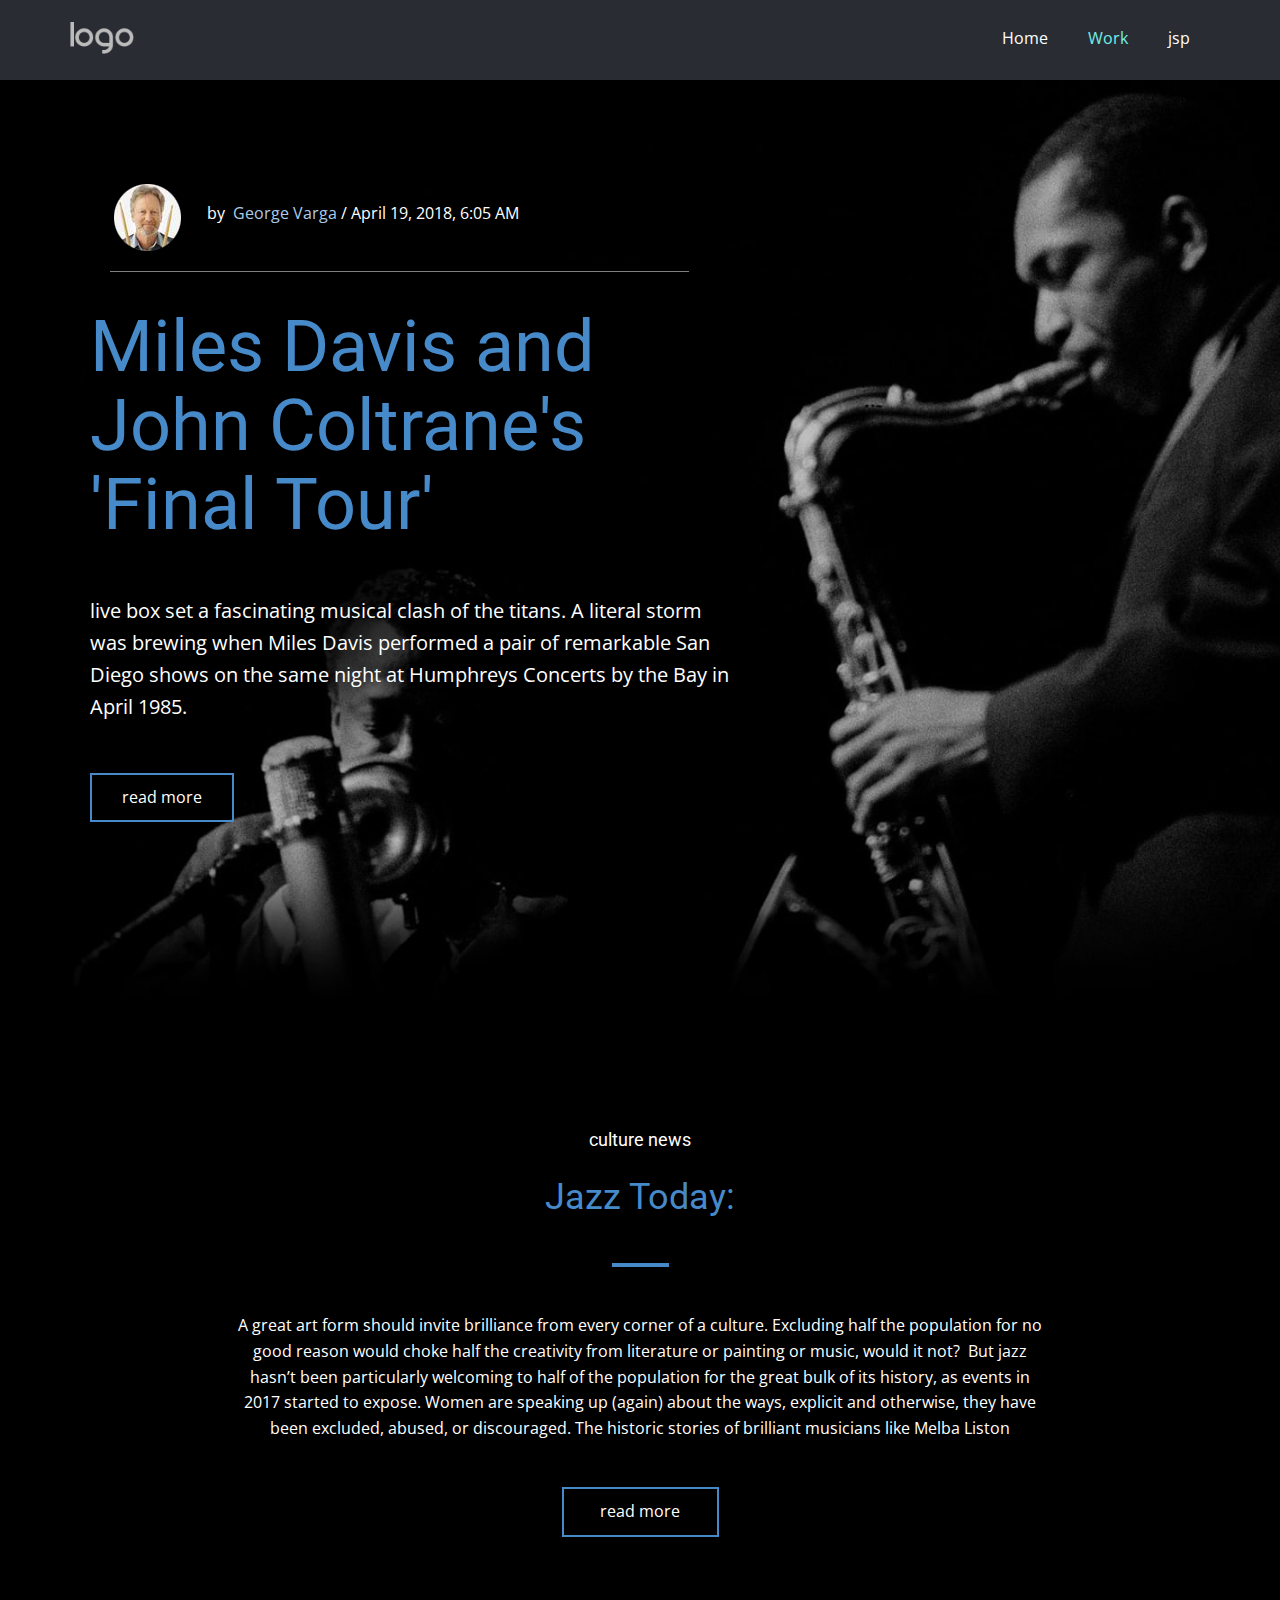
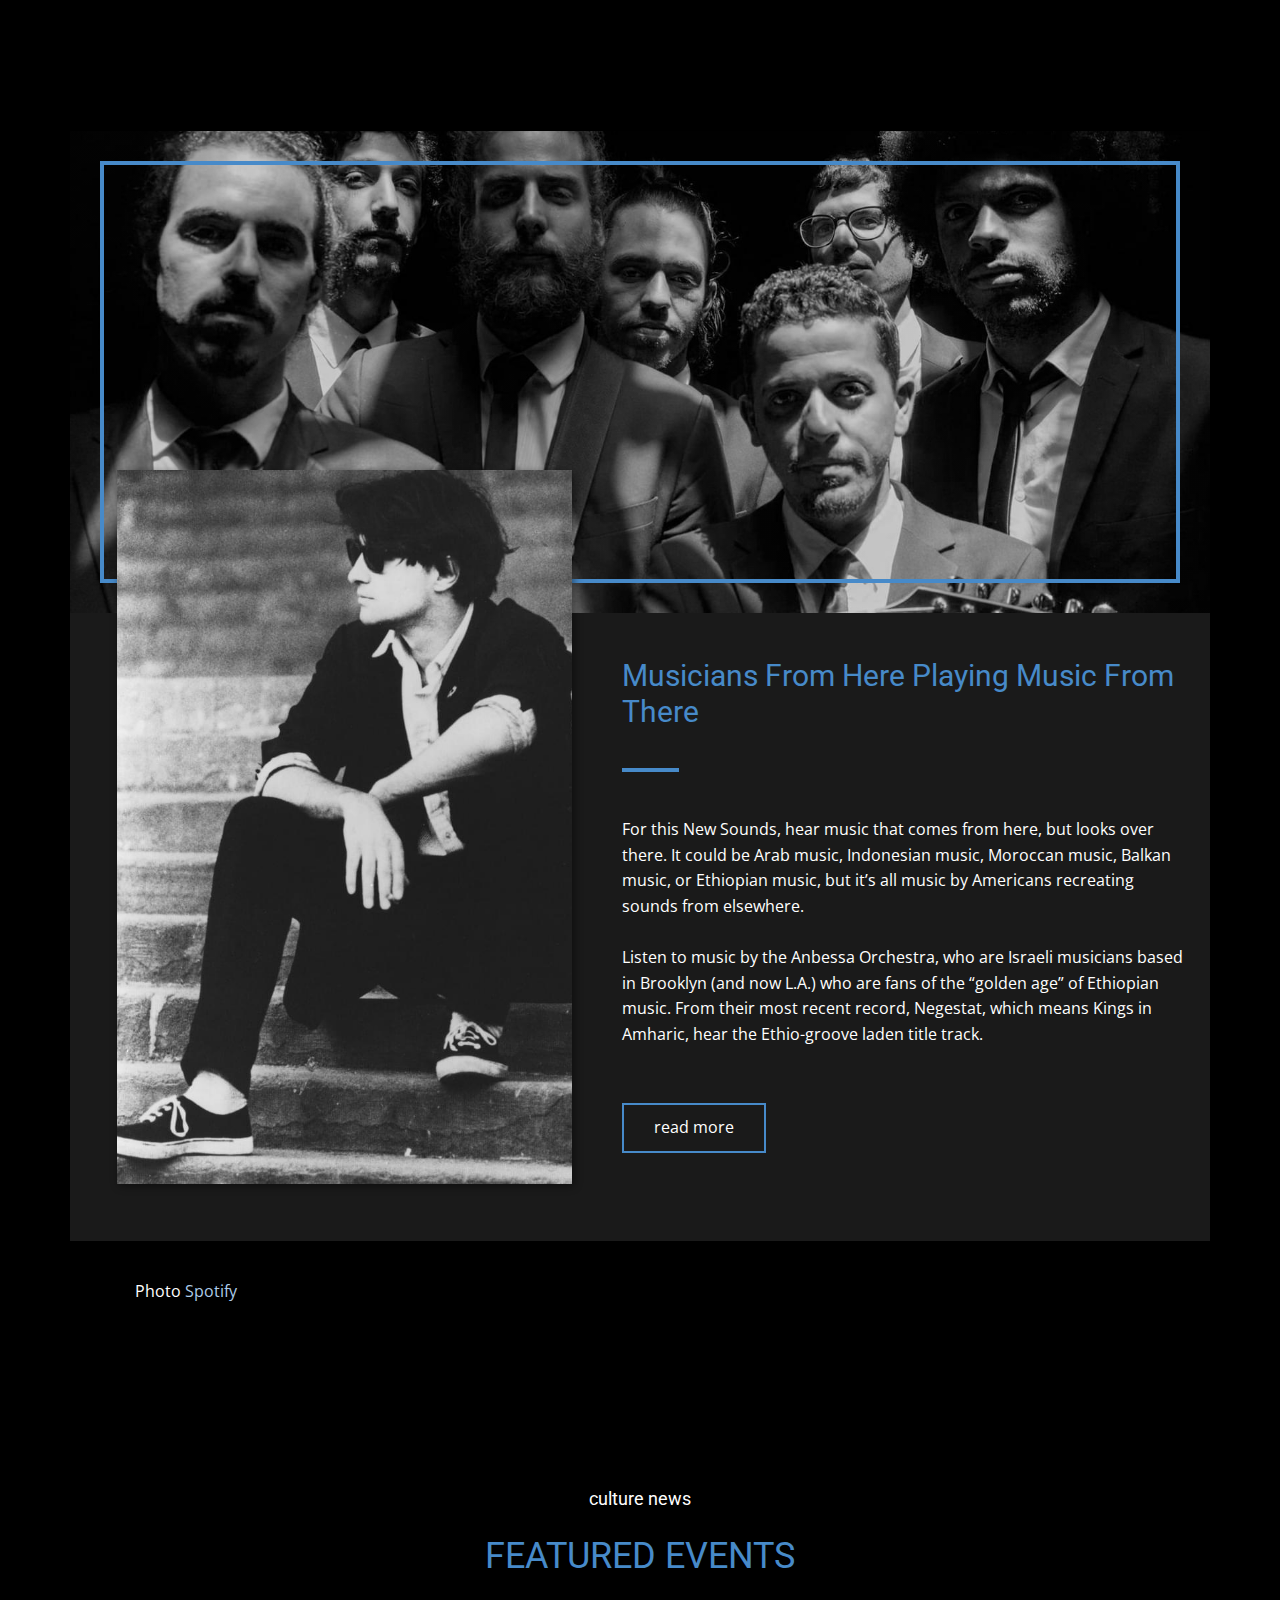
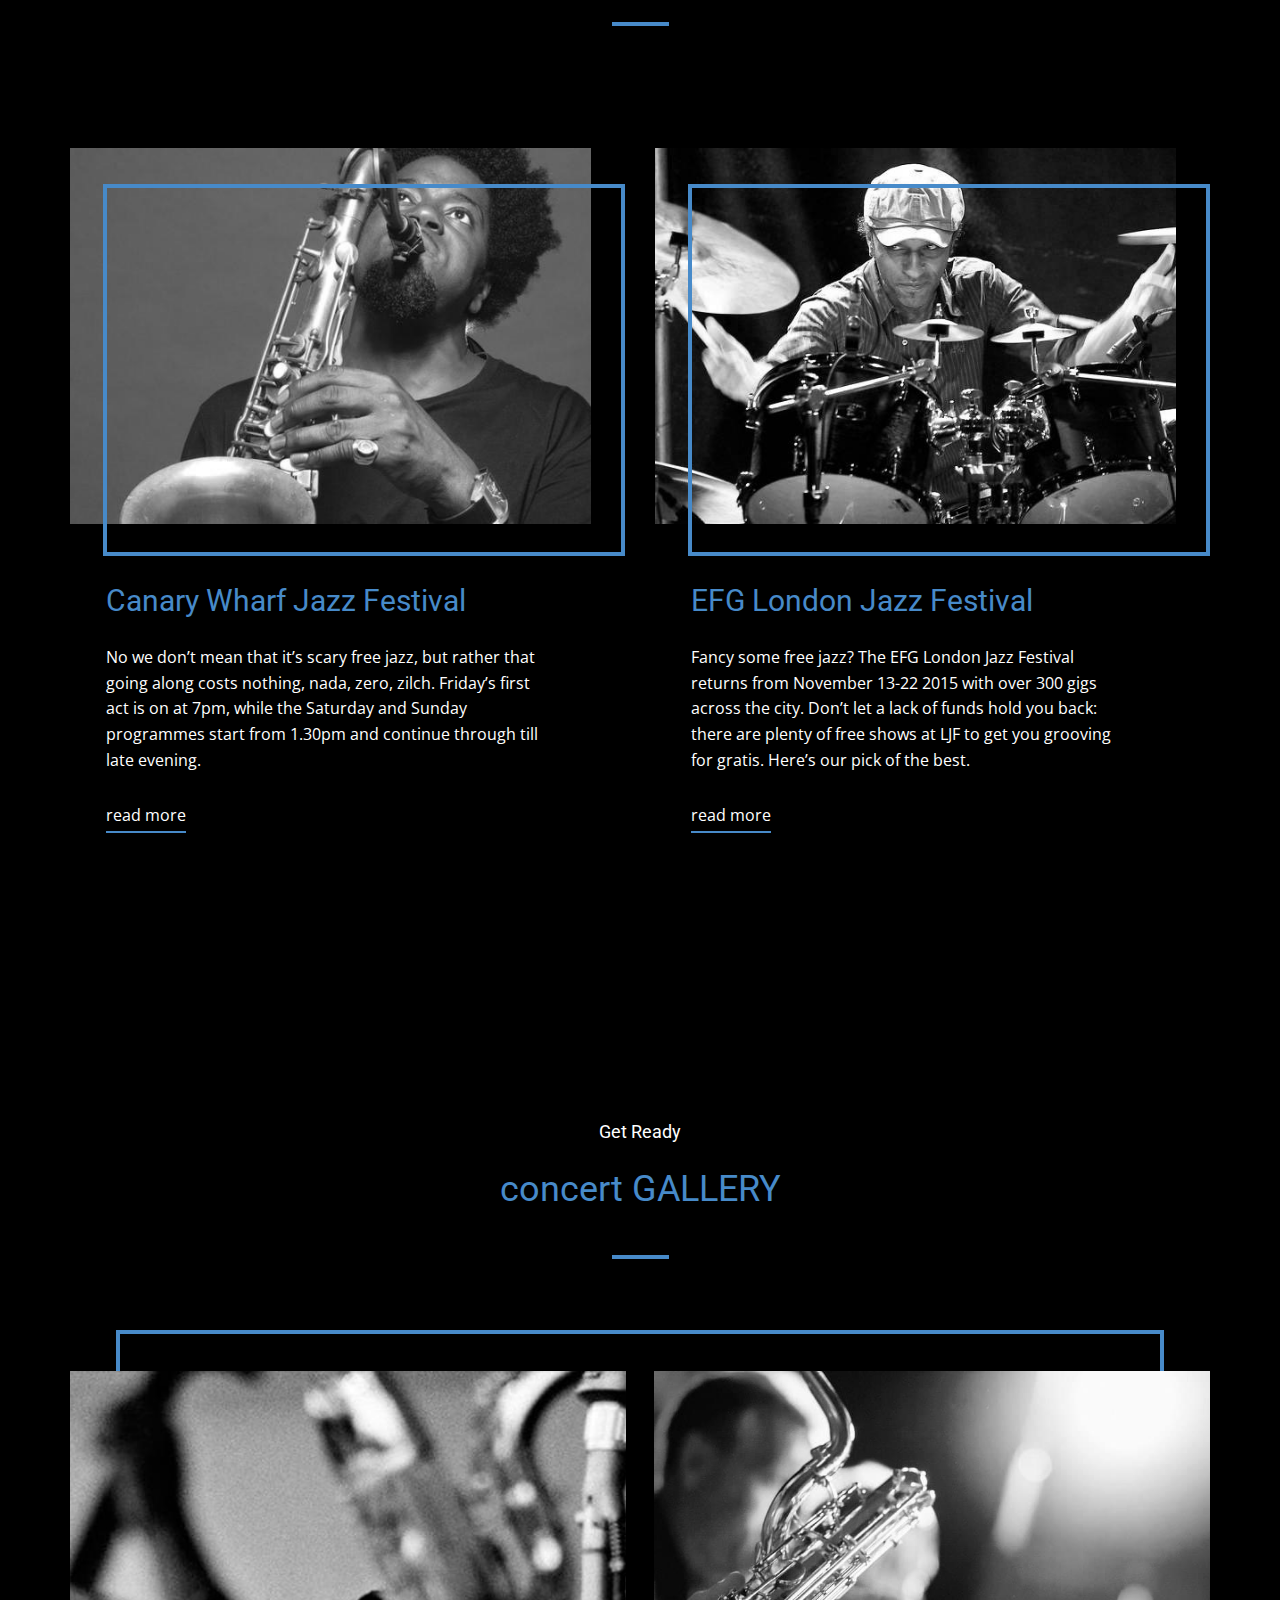
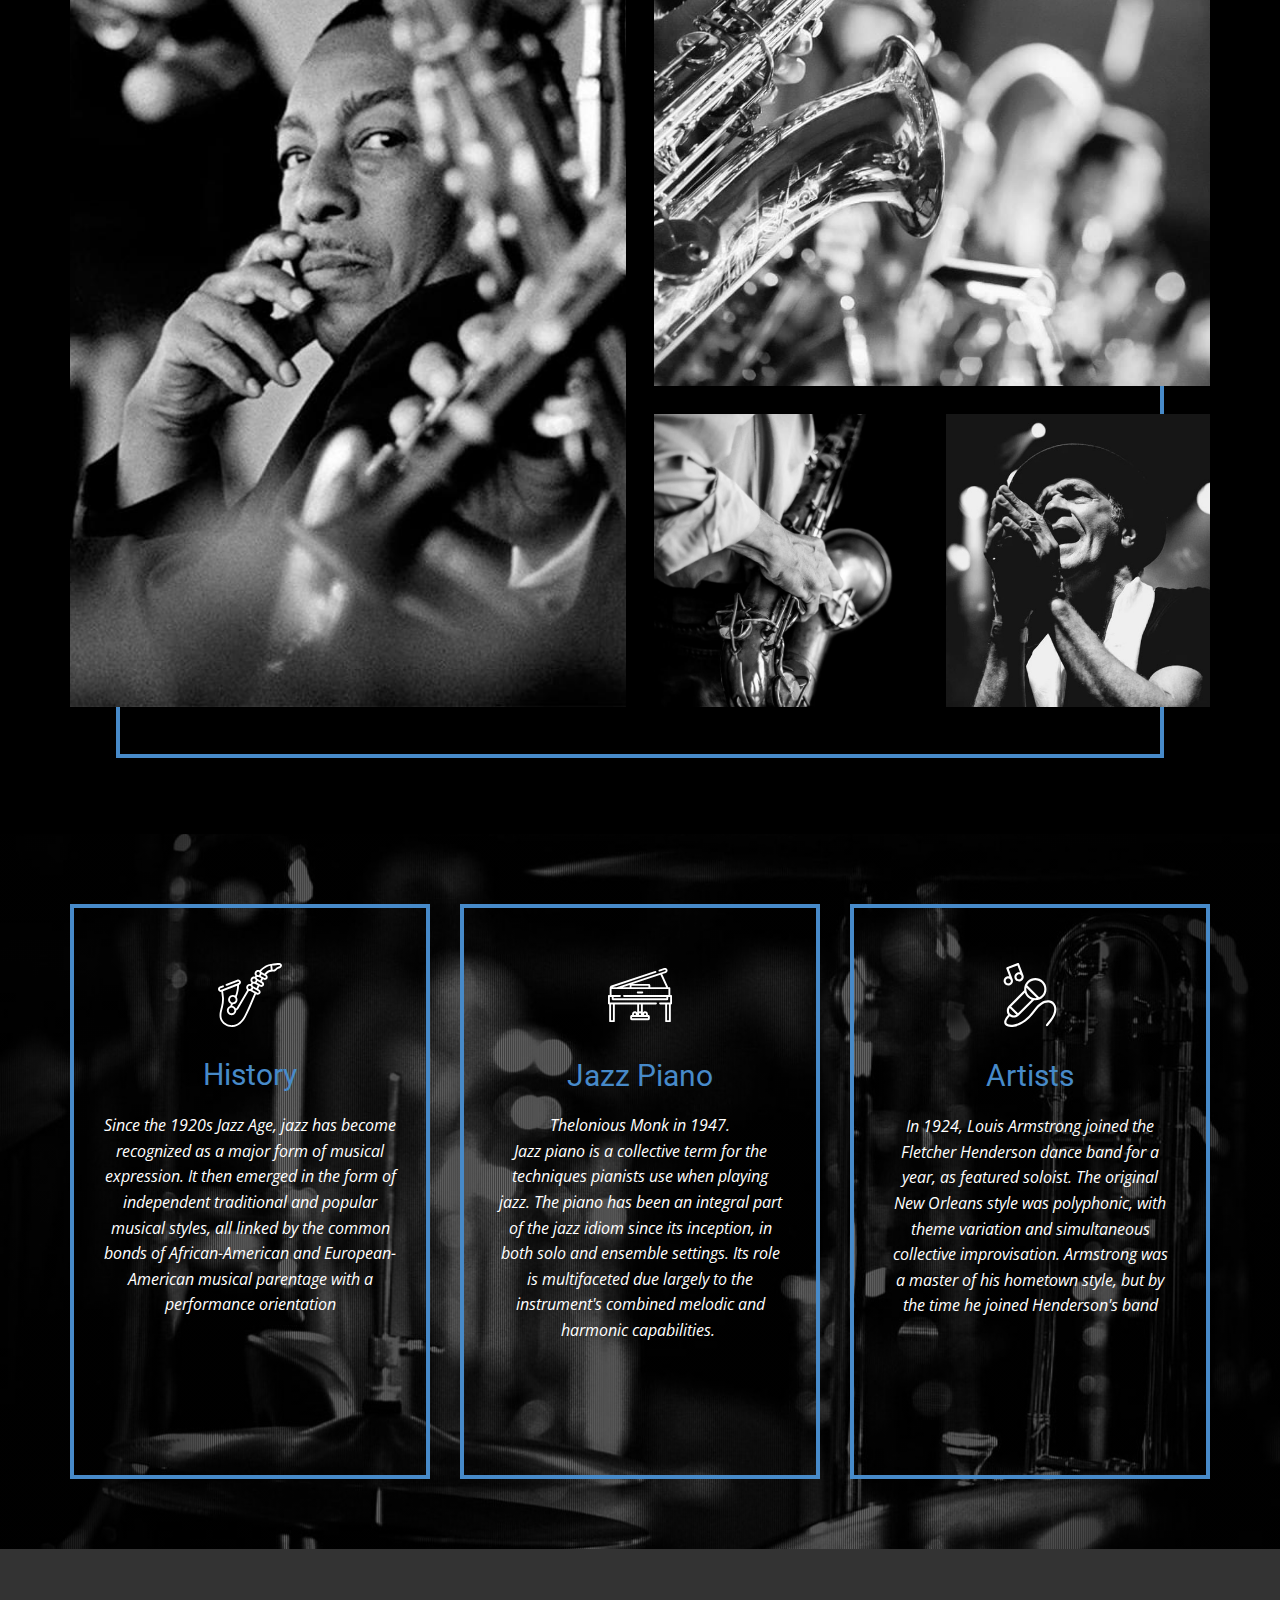
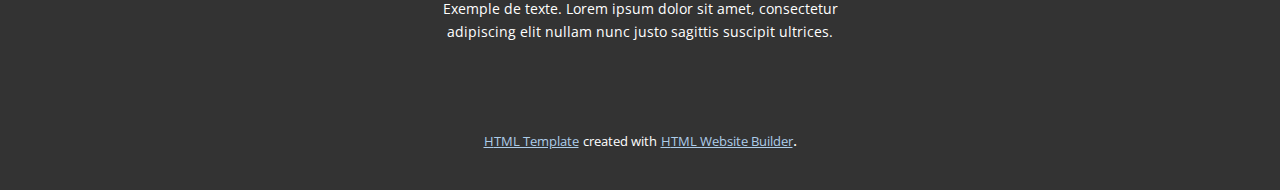
<file: Work.html>
<!DOCTYPE html>
<html style="font-size: 16px;">
  <head>
    <meta name="viewport" content="width=device-width, initial-scale=1.0">
    <meta charset="utf-8">
    <meta name="keywords" content="">
    <meta name="description" content="">
    <meta name="page_type" content="np-template-header-footer-from-plugin">
    <title>Work</title>
    <link rel="stylesheet" href="nicepage.css" media="screen">
<link rel="stylesheet" href="Work.css" media="screen">
    <script class="u-script" type="text/javascript" src="jquery.js" defer=""></script>
    <script class="u-script" type="text/javascript" src="nicepage.js" defer=""></script>
    <meta name="generator" content="Nicepage 2.30.1, nicepage.com">
    <link id="u-theme-google-font" rel="stylesheet" href="https://fonts.googleapis.com/css?family=Roboto:100,100i,300,300i,400,400i,500,500i,700,700i,900,900i|Open+Sans:300,300i,400,400i,600,600i,700,700i,800,800i">
    
    
    
    
    
    
    
    <script type="application/ld+json">{
		"@context": "http://schema.org",
		"@type": "Organization",
		"name": "teste 1",
		"url": "index.html",
		"logo": "images/default-logo.png"
}</script>
    <meta property="og:title" content="Work">
    <meta property="og:type" content="website">
    <meta name="theme-color" content="#478ac9">
    <link rel="canonical" href="index.html">
    <meta property="og:url" content="index.html">
  </head>
  <body class="u-black u-body"><header class="u-clearfix u-header u-palette-5-dark-3 u-sticky u-header" id="sec-6405"><div class="u-clearfix u-sheet u-sheet-1">
        <a href="https://nicepage.com" class="u-image u-logo u-image-1" data-image-width="80" data-image-height="40">
          <img src="images/default-logo.png" class="u-logo-image u-logo-image-1" data-image-width="64">
        </a>
        <nav class="u-menu u-menu-dropdown u-offcanvas u-menu-1">
          <div class="menu-collapse" style="font-size: 1rem; letter-spacing: 0px;">
            <a class="u-button-style u-custom-left-right-menu-spacing u-custom-padding-bottom u-custom-top-bottom-menu-spacing u-nav-link u-text-active-palette-4-light-1 u-text-hover-palette-2-base" href="#">
              <svg><use xmlns:xlink="http://www.w3.org/1999/xlink" xlink:href="#menu-hamburger"></use></svg>
              <svg version="1.1" xmlns="http://www.w3.org/2000/svg" xmlns:xlink="http://www.w3.org/1999/xlink"><defs><symbol id="menu-hamburger" viewBox="0 0 16 16" style="width: 16px; height: 16px;"><rect y="1" width="16" height="2"></rect><rect y="7" width="16" height="2"></rect><rect y="13" width="16" height="2"></rect>
</symbol>
</defs></svg>
            </a>
          </div>
          <div class="u-custom-menu u-nav-container">
            <ul class="u-nav u-unstyled u-nav-1"><li class="u-nav-item"><a class="u-button-style u-nav-link u-text-active-palette-4-light-1 u-text-hover-palette-2-base" href="Home.html" style="padding: 10px 20px;">Home</a>
</li><li class="u-nav-item"><a class="u-button-style u-nav-link u-text-active-palette-4-light-1 u-text-hover-palette-2-base" href="Work.html" style="padding: 10px 20px;">Work</a>
</li><li class="u-nav-item"><a class="u-button-style u-nav-link u-text-active-palette-4-light-1 u-text-hover-palette-2-base" href="lol.html" style="padding: 10px 20px;">jsp</a>
</li></ul>
          </div>
          <div class="u-custom-menu u-nav-container-collapse">
            <div class="u-black u-container-style u-inner-container-layout u-opacity u-opacity-95 u-sidenav">
              <div class="u-sidenav-overflow">
                <div class="u-menu-close"></div>
                <ul class="u-align-center u-nav u-popupmenu-items u-unstyled u-nav-2"><li class="u-nav-item"><a class="u-button-style u-nav-link" href="Home.html" style="padding: 10px 20px;">Home</a>
</li><li class="u-nav-item"><a class="u-button-style u-nav-link" href="Work.html" style="padding: 10px 20px;">Work</a>
</li><li class="u-nav-item"><a class="u-button-style u-nav-link" href="lol.html" style="padding: 10px 20px;">jsp</a>
</li></ul>
              </div>
            </div>
            <div class="u-black u-menu-overlay u-opacity u-opacity-70"></div>
          </div>
        </nav>
      </div></header> 
    <section class="u-clearfix u-image u-shading u-section-1" src="" id="sec-e0c3">
      <div class="u-clearfix u-sheet u-sheet-1">
        <div class="u-clearfix u-layout-wrap u-layout-wrap-1">
          <div class="u-layout">
            <div class="u-layout-col">
              <div class="u-container-style u-layout-cell u-left-cell u-right-cell u-size-30 u-layout-cell-1">
                <div class="u-container-layout">
                  <img src="images/0fb1f69d252534353b73573e72ed936a.png" alt="" class="u-image u-image-contain u-image-default u-image-1" data-image-width="67" data-image-height="67">
                  <p class="u-text u-text-1">by&nbsp; <a href="http://www.sandiegouniontribune.com/sdut-george-varga-staff.html#nt=byline" target="_blank">George Varga</a> /&nbsp;April 19, 2018, 6:05 AM
                  </p>
                  <div class="u-border-1 u-border-grey-50 u-line u-line-horizontal u-line-1"></div>
                </div>
              </div>
              <div class="u-align-left u-container-style u-layout-cell u-left-cell u-right-cell u-similar-fill u-size-30 u-layout-cell-2">
                <div class="u-container-layout u-container-layout-2">
                  <h1 class="u-heading-font u-text u-text-palette-1-base u-title u-text-2">Miles Davis and John Coltrane's 'Final Tour'</h1>
                  <p class="u-custom-font u-large-text u-text u-text-font u-text-variant u-text-3">live box set a fascinating musical clash of the titans. A literal storm was brewing when Miles Davis performed a pair of remarkable San Diego shows on the same night at Humphreys Concerts by the Bay in April 1985.</p>
                  <a href="http://www.sandiegouniontribune.com/entertainment/music/sd-et-music-miles-coltrane-20180417-story.html" class="u-border-2 u-border-palette-1-base u-btn u-button-style u-text-body-alt-color u-btn-1" target="_blank">read more</a>
                </div>
              </div>
            </div>
          </div>
        </div>
      </div>
    </section>
    <section class="u-clearfix u-section-2" id="sec-6383">
      <div class="u-clearfix u-sheet u-sheet-1">
        <div class="u-align-center-lg u-align-center-md u-container-style u-expanded-width-lg u-expanded-width-md u-expanded-width-sm u-expanded-width-xs u-group u-similar-fill u-group-1">
          <div class="u-container-layout u-valign-middle u-container-layout-1">
            <h6 class="u-align-center-sm u-align-center-xl u-align-center-xs u-custom-font u-heading-font u-text u-text-1">culture news</h6>
            <h2 class="u-align-center-sm u-align-center-xl u-align-center-xs u-text u-text-palette-1-base u-text-2">Jazz Today:</h2>
            <div class="u-border-4 u-border-palette-1-base u-line u-line-horizontal u-line-1"></div>
            <p class="u-align-center-sm u-align-center-xl u-align-center-xs u-text u-text-3">A great art form should invite brilliance from every corner of a culture. Excluding half the population for no good reason would choke half the creativity from literature or painting or music, would it not?&nbsp;&nbsp;But jazz hasn’t
                        been particularly welcoming to half of the population for the great bulk of its history, as events in 2017 started to expose. Women are speaking up (again) about the ways, explicit and otherwise, they have been excluded, abused,
                        or discouraged. The historic stories of brilliant musicians like Melba Liston</p>
            <a href="http://www.musicnewsonline.info/jazz-today-young-women-are-sounding-the-horns/" class="u-border-2 u-border-palette-1-base u-btn u-button-style u-text-body-alt-color u-btn-1" target="_blank">read more</a>
          </div>
        </div>
      </div>
    </section>
    <section class="u-clearfix u-section-3" id="sec-afbe">
      <div class="u-clearfix u-sheet u-sheet-1">
        <div class="u-clearfix u-expanded-width u-layout-wrap u-layout-wrap-1">
          <div class="u-layout">
            <div class="u-layout-col">
              <div class="u-size-20 u-size-60-md">
                <div class="u-layout-col">
                  <div class="u-container-style u-image u-layout-cell u-left-cell u-right-cell u-shading u-size-60 u-image-1">
                    <div class="u-container-layout">
                      <div class="u-border-4 u-border-palette-1-base u-shape u-shape-rectangle u-shape-1"></div>
                    </div>
                  </div>
                </div>
              </div>
              <div class="u-size-40 u-size-60-md">
                <div class="u-layout-row">
                  <div class="u-container-style u-expand-resize u-grey-90 u-layout-cell u-left-cell u-size-28 u-layout-cell-2">
                    <div class="u-container-layout">
                      <img class="u-image u-image-2" src="images/6ad4120afebac2509e5581d2bee3b0f6.jpeg">
                    </div>
                  </div>
                  <div class="u-container-style u-grey-90 u-layout-cell u-right-cell u-size-32 u-layout-cell-3">
                    <div class="u-container-layout u-valign-middle-sm u-container-layout-3">
                      <h3 class="u-text u-text-palette-1-base u-text-1">Musicians From Here Playing Music From There</h3>
                      <div class="u-border-4 u-border-palette-1-base u-line u-line-horizontal u-line-1"></div>
                      <p class="u-text u-text-2">For this New Sounds, hear music that comes from here, but looks over there. It could be Arab music, Indonesian music, Moroccan music, Balkan music, or Ethiopian music, but it’s all music by Americans recreating
                                            sounds from elsewhere. <br>
                        <br>Listen to music by the Anbessa Orchestra, who are Israeli musicians based in Brooklyn (and now L.A.) who are fans of the “golden age” of Ethiopian music. From their most recent record, Negestat, which means
                                            Kings in Amharic, hear the Ethio-groove laden title track.&nbsp;<br>
                        <br>
                      </p>
                      <a href="https://www.newsounds.org/story/4101-musicians-here-playing-music-there/" class="u-border-2 u-border-palette-1-base u-btn u-button-style u-text-body-alt-color u-btn-1" target="_blank">read more</a>
                    </div>
                  </div>
                </div>
              </div>
            </div>
          </div>
        </div>
        <div class="u-container-style u-expanded-width-sm u-expanded-width-xs u-group u-group-1">
          <div class="u-container-layout u-valign-middle">
            <p class="u-text u-text-3">Photo <a href="https://open.spotify.com/artist/7zi9v3F5KzAuS3MkJtm5dc" target="_blank">Spotify</a>
            </p>
          </div>
        </div>
      </div>
    </section>
    <section class="u-clearfix u-section-4" id="sec-d4fb">
      <div class="u-clearfix u-sheet u-sheet-1">
        <div class="u-align-center-lg u-align-center-md u-container-style u-expanded-width-lg u-expanded-width-md u-expanded-width-sm u-expanded-width-xs u-group u-similar-fill u-group-1">
          <div class="u-container-layout u-container-layout-1">
            <h6 class="u-align-center-sm u-align-center-xl u-align-center-xs u-custom-font u-heading-font u-text u-text-1">culture news</h6>
            <h2 class="u-align-center-sm u-align-center-xl u-align-center-xs u-text u-text-palette-1-base u-text-2">FEATURED EVENTS</h2>
            <div class="u-border-4 u-border-palette-1-base u-line u-line-horizontal u-line-1"></div>
          </div>
        </div>
        <div class="u-clearfix u-expanded-width u-gutter-30 u-layout-spacing-vertical u-layout-wrap u-layout-wrap-1">
          <div class="u-gutter-0 u-layout">
            <div class="u-layout-row">
              <div class="u-align-left u-container-style u-layout-cell u-left-cell u-similar-fill u-size-30 u-layout-cell-1">
                <div class="u-container-layout">
                  <img src="images/91db40d19b6ce453ffd6c51a8d071f97.jpeg" alt="" class="u-align-left u-image u-image-1">
                  <div class="u-align-left u-border-4 u-border-color-1-base u-shape u-shape-1"></div>
                  <h3 class="u-text u-text-palette-1-base u-text-3">Canary Wharf Jazz Festival</h3>
                  <p class="u-text u-text-4">No we don’t mean that it’s scary free jazz, but rather that going along costs nothing, nada, zero, zilch. Friday’s first act is on at 7pm, while the Saturday and Sunday programmes start from 1.30pm and continue through
                                    till late evening. </p>
                  <a href="https://www.timeout.com/london/music/canary-wharf-jazz-festival-five-reasons-to-go" class="u-border-2 u-border-palette-1-base u-link u-text-body-alt-color u-link-1" target="_blank">read more</a>
                </div>
              </div>
              <div class="u-align-left u-container-style u-layout-cell u-right-cell u-similar-fill u-size-30 u-layout-cell-2">
                <div class="u-container-layout">
                  <img src="images/ed210b9c57f8b210edcf6c05bd6a53a7.jpeg" alt="" class="u-align-left u-image u-image-2">
                  <div class="u-align-left u-border-4 u-border-color-1-base u-shape u-shape-2"></div>
                  <h3 class="u-custom-font u-heading-font u-text u-text-palette-1-base u-text-5">EFG London Jazz Festival</h3>
                  <p class="u-text u-text-6">Fancy some free jazz? The EFG London Jazz Festival returns from November 13-22 2015 with over 300 gigs across the city. Don’t let a lack of funds hold you back: there are plenty of free shows at LJF to get you grooving
                                    for gratis. Here’s our pick of the best. </p>
                  <a href="https://www.timeout.com/london/music/the-best-free-events-at-efg-london-jazz-festival" class="u-border-2 u-border-palette-1-base u-link u-text-body-alt-color u-link-2" target="_blank">read more</a>
                </div>
              </div>
            </div>
          </div>
        </div>
      </div>
    </section>
    <section class="u-clearfix u-section-5" id="sec-4807">
      <div class="u-clearfix u-sheet u-sheet-1">
        <div class="u-align-center-lg u-align-center-md u-align-center-xl u-align-center-xs u-container-style u-expanded-width-lg u-expanded-width-md u-expanded-width-sm u-expanded-width-xs u-group u-similar-fill u-group-1">
          <div class="u-container-layout u-valign-middle u-container-layout-1">
            <h6 class="u-align-center-sm u-custom-font u-heading-font u-text u-text-1">Get Ready</h6>
            <h2 class="u-align-center-sm u-text u-text-palette-1-base u-text-2">concert&nbsp;GALLERY</h2>
            <div class="u-border-4 u-border-palette-1-base u-line u-line-horizontal u-line-1"></div>
          </div>
        </div>
        <div class="u-align-left u-border-4 u-border-color-1-base u-shape u-shape-1"></div>
        <div class="u-clearfix u-expanded-width u-gutter-28 u-layout-wrap u-layout-wrap-1">
          <div class="u-gutter-0 u-layout">
            <div class="u-layout-row">
              <div class="u-size-30 u-size-60-md">
                <div class="u-layout-row">
                  <div class="u-container-style u-image u-layout-cell u-left-cell u-size-60 u-image-1">
                    <div class="u-container-layout"></div>
                  </div>
                </div>
              </div>
              <div class="u-size-30 u-size-60-md">
                <div class="u-layout-col">
                  <div class="u-size-40">
                    <div class="u-layout-row">
                      <div class="u-container-style u-image u-layout-cell u-right-cell u-size-60 u-image-2">
                        <div class="u-container-layout"></div>
                      </div>
                    </div>
                  </div>
                  <div class="u-size-20">
                    <div class="u-layout-row">
                      <div class="u-container-style u-image u-layout-cell u-size-30 u-image-3">
                        <div class="u-container-layout"></div>
                      </div>
                      <div class="u-container-style u-image u-layout-cell u-right-cell u-size-30 u-image-4">
                        <div class="u-container-layout"></div>
                      </div>
                    </div>
                  </div>
                </div>
              </div>
            </div>
          </div>
        </div>
      </div>
    </section>
    <section class="u-clearfix u-image u-shading u-section-6" src="" id="sec-4266">
      <div class="u-clearfix u-sheet u-sheet-1">
        <div class="u-clearfix u-expanded-width u-gutter-30 u-layout-wrap u-layout-wrap-1">
          <div class="u-gutter-0 u-layout">
            <div class="u-layout-row">
              <div class="u-align-center u-container-style u-layout-cell u-left-cell u-size-20 u-size-20-md u-layout-cell-1">
                <div class="u-border-4 u-border-palette-1-base u-container-layout u-valign-top u-container-layout-1"><span class="u-icon u-icon-1"><svg class="u-svg-link" preserveAspectRatio="xMidYMin slice" viewBox="0 0 511.997 511.997" style="undefined"><use xmlns:xlink="http://www.w3.org/1999/xlink" xlink:href="#svg-7a23"></use></svg><svg xmlns="http://www.w3.org/2000/svg" xmlns:xlink="http://www.w3.org/1999/xlink" version="1.1" id="svg-7a23" x="0px" y="0px" viewBox="0 0 511.997 511.997" style="enable-background:new 0 0 511.997 511.997;" xml:space="preserve" class="u-svg-content"><g><g><path d="M491.055,0.006C490.585,0.002,490.103,0,489.611,0c-14.075,0-39.488,1.9-65.071,7.235    c-6.648,0.254-48.15,3.75-91.794,50.69c-3.661-1.648-7.634-2.524-11.656-2.524c-10.07,0-19.486,5.392-24.575,14.071    c-6.362,10.853-4.69,24.228,3.194,33.199c-0.293,0.492-4.216,7.178-4.216,7.178c-2.4-0.647-4.882-0.982-7.382-0.982    c-10.07,0-19.486,5.392-24.575,14.071c-6.622,11.295-4.542,25.324,4.189,34.274l-6.367,10.86    c-2.412-0.654-4.907-0.991-7.419-0.991c-10.07,0-19.486,5.392-24.575,14.072c-6.629,11.307-4.537,25.353,4.216,34.302    l-83.328,142.137c-1.732,2.953-4.19,5.363-7.085,7.066c-3.066-7.104-8.327-13.332-15.499-17.536    c-4.271-2.504-8.98-4.129-13.839-4.81c0.538-1.999,1.384-3.919,2.541-5.706c1.209-1.866,2.423-3.793,3.634-5.742    c12.723-0.543,24.473-7.543,30.939-18.573c7.275-12.408,6.744-28.367-1.34-40.262c13.012-33.418,19.238-65.864,18.515-96.589    l1.492-0.587c9.655-3.796,15.44-13.981,13.755-24.219c-2.255-13.699-17.033-22.107-29.968-17.02l-88.252,34.695    c-3.855,1.516-5.751,5.869-4.236,9.724c1.515,3.854,5.867,5.751,9.724,4.236c0,0,88.07-34.624,88.251-34.695    c4.168-1.638,8.955,1.1,9.679,5.497c0.544,3.306-1.324,6.596-4.442,7.822c0,0-138.927,54.618-139.151,54.706    c-4.191,1.647-8.95-1.071-9.679-5.497c-0.544-3.306,1.324-6.596,4.442-7.822l23.393-9.196c3.855-1.516,5.751-5.869,4.236-9.724    c-1.516-3.855-5.871-5.751-9.724-4.236l-23.393,9.196c-9.655,3.796-15.44,13.981-13.755,24.219    c1.093,6.635,5.073,12.345,10.921,15.666c4.35,2.47,9.697,3.441,14.738,2.555c2.53,15.851,6.243,45.774,6.387,48.173    c0.824,23.325-1.913,47.974-7.915,71.28c-8.164,31.7-18.635,65.712-7.816,98.112c13.58,40.665,58.217,65.942,99.96,63.513    c22.593-1.315,43.875-10.209,63.254-26.437c15.859-13.28,30.383-31.654,42-53.134c26.068-48.2,49.246-104.052,71.66-158.067    c3.427-8.259,6.942-16.729,10.423-25.061l4.049,2.278c10.501,5.909,24.197,2.062,30.1-8.426    c5.869-10.434,2.244-23.847-8.096-29.909l-8.639-4.861c3.462-7.926,6.714-15.217,9.822-22.017c0,0,4.779,2.616,4.78,2.617    c10.571,5.787,24.218,1.785,29.998-8.772c5.847-10.677,1.915-24.133-8.772-30l-6.62-3.625c3.151-5.987,6.205-11.531,9.213-16.717    l5.294,2.83c10.636,5.687,24.232,1.552,29.91-9.069c5.739-10.734,1.674-24.15-9.07-29.911l-0.846-0.453    c14.074-16.191,27.391-24.093,40.543-24.093c6.098,0,12.186-0.403,18.286-0.403c11.944,0,22.857-6.046,29.19-16.173    c4.975-7.955,14.229-9.15,22.597-11.193c9.553-2.333,16.113-10.829,15.954-20.662C511.611,9.149,502.5,0.11,491.055,0.006z     M309.456,77.06c4.011-6.842,13.642-8.637,19.879-3.805c0.051,0.043,0.098,0.091,0.15,0.133c7.274,5.82,6.2,17.876-2.009,22.301    c-3.608,1.945-8.102,2.148-11.899,0.464c-0.046-0.021-0.091-0.042-0.137-0.063C308.321,92.816,305.498,83.81,309.456,77.06z     M346.7,122.633c-2.991,5.172-6.021,10.672-9.138,16.589l-23.136-12.667c-0.027-0.067-0.058-0.131-0.086-0.198    c-1.365-3.271-3.396-6.379-5.899-8.934c0,0,3.653-6.23,3.809-6.494c0.162,0.052,0.327,0.092,0.49,0.142    c4.441,1.359,9.154,1.625,13.714,0.737L346.7,122.633z M276.477,130.525c2.407-4.107,6.866-6.658,11.634-6.658    c6.874,0,12.833,5.594,13.391,12.425c0.004,0.048,0.013,0.095,0.016,0.143c0.418,6.072-3.597,11.938-9.472,13.744    C280.563,153.708,270.429,140.843,276.477,130.525z M280.659,164.811c0.496,0.135,0.997,0.248,1.499,0.355    c0.012,0.002,0.024,0.006,0.036,0.009c1.896,0.455,3.931,0.625,5.877,0.625c1.733,0,3.444-0.17,5.119-0.479l24.957,13.663    c-3.099,6.763-6.332,13.992-9.769,21.844c0,0-27.988-15.746-27.99-15.748c-0.193-0.11-0.4-0.962-0.484-1.151    c-1.354-3.046-3.268-5.887-5.606-8.267L280.659,164.811z M242.306,188.739c3.694-6.3,12.128-8.496,18.436-4.797    c6.318,3.704,8.495,12.101,4.793,18.416c-3.653,6.23-12.119,8.506-18.431,4.801C240.706,203.402,238.553,195.142,242.306,188.739z     M130.966,375.873c2.2,13.045-7.854,25.597-21.035,26.386c-10.648,0.638-20.57-6.616-23.256-16.912    c-3.665-14.052,7.436-28.403,21.969-28.403C119.594,356.944,129.151,365.11,130.966,375.873z M138.005,304.706    c-4.054,6.916-11.561,11.212-19.589,11.212c-9.951,0-19.09-6.967-21.783-16.541c-4.013-14.268,7.068-28.819,21.839-28.819    C135.578,270.558,146.645,289.971,138.005,304.706z M279.826,268.452c-22.269,53.665-45.296,109.157-70.999,156.68    c-32.223,59.582-72.055,70.517-92.929,71.732c-34.83,2.027-73.454-19.167-84.865-53.295c-9.868-29.513,0.703-60.828,8.116-89.614    c6.356-24.681,9.253-50.806,8.379-75.553c-0.11-3.101-4.345-36.833-7.035-52.788l112.691-44.304    c-0.14,25.372-5.299,52.063-15.391,79.601c-0.096-0.058-0.193-0.115-0.297-0.176c-17.472-10.302-40.671-4.289-51.239,12.93    c-5.307,8.646-6.828,19.277-4.271,29.081c2.725,10.449,9.978,19.356,19.621,24.196c0.707,0.354,1.424,0.679,2.146,0.986    c0.037,0.016,0.073,0.035,0.111,0.05c0.058,0.024,0.114,0.054,0.171,0.079c-0.085,0.131-0.169,0.262-0.254,0.393    c-2.962,4.573-4.788,9.643-5.405,14.929c-12.89,3.661-23.283,14.432-26.421,27.476c-2.543,10.573-0.234,22.065,6.133,30.867    c11.681,16.147,34.699,20.276,51.305,9.303c10.214-6.749,16.69-18.532,16.874-30.77c0.002-0.142,0.016-0.283,0.016-0.425    c7.036-2.877,13.007-7.997,16.908-14.651l83.333-142.145c0.931,0.251,1.877,0.442,2.829,0.597    c3.103,0.506,6.237,0.492,9.335-0.041l32.251,18.145C287.233,250.603,283.479,259.649,279.826,268.452z M322.439,225.948    l0.147,0.086c3.316,1.944,4.479,6.253,2.594,9.604c-1.896,3.371-6.31,4.6-9.672,2.708l-41.046-23.093    c3.255-3.396,5.661-7.617,6.908-12.153c0.02-0.074,0.047-0.146,0.067-0.22L322.439,225.948z M352.962,172.847    c-1.858,3.391-6.252,4.673-9.638,2.819l-34.464-18.868c3.147-3.354,5.446-7.479,6.673-11.909c0.05-0.181,0.112-0.359,0.159-0.541    l34.444,18.856C353.572,165.092,354.841,169.417,352.962,172.847z M381.913,116.398c-1.824,3.412-6.204,4.735-9.609,2.914    l-30.277-16.188c0.079-0.085,0.152-0.177,0.23-0.263c3.074-3.421,5.316-7.62,6.432-12.083c0.014-0.057,0.034-0.113,0.048-0.17    l30.254,16.176C382.447,108.637,383.758,112.949,381.913,116.398z M371.69,85.87l-24.378-13.034    c-0.795-1.901-1.789-3.695-2.961-5.36c21.051-22.406,41.185-33.466,54.747-38.849c8.242-3.271,15.056-4.875,19.683-5.66    l3.49,31.173C405.046,55.38,388.427,65.804,371.69,85.87z M492.284,26.675l-10.729,2.62c-8.771,2.142-16.238,7.537-21.026,15.191    c-3.655,5.844-10.023,9.282-16.929,9.122l-6.312-0.147l-3.665-32.735C455.967,16.529,477.349,15,489.611,15    c0.445,0,0.883,0.002,1.309,0.005c3.244,0.03,5.826,2.587,5.878,5.823C496.843,23.61,494.987,26.015,492.284,26.675z"></path>
</g>
</g><g></g><g></g><g></g><g></g><g></g><g></g><g></g><g></g><g></g><g></g><g></g><g></g><g></g><g></g><g></g></svg></span>
                  <h3 class="u-text u-text-palette-1-base u-text-1">History</h3>
                  <p class="u-text u-text-2">Since the 1920s Jazz Age, jazz has become recognized as a major form of musical expression. It then emerged in the form of independent traditional and popular musical styles, all linked by the common bonds of African-American
                                    and European-American musical parentage with a performance orientation</p>
                </div>
              </div>
              <div class="u-container-style u-layout-cell u-size-20 u-size-20-md u-layout-cell-2">
                <div class="u-border-4 u-border-palette-1-base u-container-layout u-valign-top"><span class="u-icon u-icon-2"><svg class="u-svg-link" preserveAspectRatio="xMidYMin slice" viewBox="0 0 512 512" style="undefined"><use xmlns:xlink="http://www.w3.org/1999/xlink" xlink:href="#svg-f205"></use></svg><svg xmlns="http://www.w3.org/2000/svg" xmlns:xlink="http://www.w3.org/1999/xlink" version="1.1" id="svg-f205" x="0px" y="0px" viewBox="0 0 512 512" style="enable-background:new 0 0 512 512;" xml:space="preserve" class="u-svg-content"><g><g><path d="M274,228.878h-36c-4.142,0-7.5,3.358-7.5,7.5c0,4.142,3.358,7.5,7.5,7.5h36c4.142,0,7.5-3.358,7.5-7.5    C281.5,232.236,278.142,228.878,274,228.878z"></path>
</g>
</g><g><g><path d="M504.5,256.498h-6v-55.494c0-4.142-3.358-7.5-7.5-7.5h-8.831L433.68,88.954l28.834-9.562    c8.342-2.77,13.946-10.581,13.946-19.437c0-2.143-0.333-4.266-0.994-6.329c-1.693-5.233-5.312-9.475-10.19-11.944    c-4.827-2.443-10.311-2.85-15.437-1.146l-41.22,13.67c-3.932,1.304-6.062,5.548-4.758,9.479c1.304,3.931,5.547,6.062,9.479,4.758    l41.225-13.671c1.306-0.435,2.705-0.33,3.937,0.294c1.283,0.649,2.239,1.777,2.686,3.159c0.18,0.562,0.271,1.144,0.271,1.729    c0,2.382-1.477,4.472-3.671,5.201L70.769,193.503H36.237L382.348,78.721c3.932-1.304,6.062-5.548,4.758-9.479    c-1.304-3.931-5.546-6.061-9.479-4.758L27.446,180.616c-8.342,2.77-13.946,10.573-13.946,19.417c0,0.238,0.007,0.463,0.014,0.687    c-0.004,0.095-0.014,0.187-0.014,0.283v55.494h-6c-4.142,0-7.5,3.358-7.5,7.5v59.999c0,4.142,3.358,7.5,7.5,7.5h2V465    c0,4.142,3.358,7.5,7.5,7.5h30c4.142,0,7.5-3.358,7.5-7.5V331.497h179v65.094c-4.065-5.864-10.84-9.715-18.5-9.715    c-12.407,0-22.5,10.093-22.5,22.5v7.5H189c-6.341,0-11.5,5.159-11.5,11.5v18c0,6.341,5.159,11.5,11.5,11.5h134    c6.341,0,11.5-5.159,11.5-11.5v-18c0-6.341-5.159-11.5-11.5-11.5h-3.5v-7.5c0-12.407-10.093-22.5-22.5-22.5    c-7.66,0-14.435,3.851-18.5,9.715v-65.094h105c4.142,0,7.5-3.358,7.5-7.5c0-4.142-3.358-7.5-7.5-7.5H15v-44.999l15,0.005v18.495    c0,4.142,3.358,7.5,7.5,7.5h437c4.142,0,7.5-3.358,7.5-7.5v-18.495l15-0.005v44.999h-80.5c-4.142,0-7.5,3.358-7.5,7.5    c0,4.142,3.358,7.5,7.5,7.5h41V465c0,4.142,3.358,7.5,7.5,7.5h30c4.142,0,7.5-3.358,7.5-7.5V331.497h2c4.142,0,7.5-3.358,7.5-7.5    v-59.999C512,259.856,508.642,256.498,504.5,256.498z M207.5,409.376c0-4.136,3.364-7.5,7.5-7.5s7.5,3.364,7.5,7.5v7.5h-15    V409.376z M289.5,409.376c0-4.136,3.364-7.5,7.5-7.5s7.5,3.364,7.5,7.5v7.5h-15V409.376z M319.5,431.875v11h-127v-11H319.5z     M248.5,331.502h15v56.664c-2.347-0.833-4.871-1.29-7.5-1.29c-2.629,0-5.153,0.458-7.5,1.29V331.502z M248.5,409.376    c0-4.136,3.364-7.5,7.5-7.5s7.5,3.364,7.5,7.5v7.5h-15V409.376z M24.5,331.502h15V457.5h-15V331.502z M419.35,93.707    l46.284,99.796H338.833v-14.5c0-6.341-5.159-11.5-11.5-11.5H196.822L419.35,93.707z M188.167,182.503h135.667v11H188.167V182.503z     M173.856,175.12c-0.438,1.215-0.689,2.519-0.689,3.884v14.5h-54.745L173.856,175.12z M483.5,256.498l-355.25,0.005    c-4.142,0-7.5,3.358-7.5,7.5c0,4.142,3.358,7.5,7.5,7.5H467v10.995H45v-10.995h50.75c4.142,0,7.5-3.358,7.5-7.5    c0-4.142-3.358-7.5-7.5-7.5l-67.25-0.005v-47.995h455V256.498z M487.5,457.5h-15V331.502h15V457.5z"></path>
</g>
</g><g></g><g></g><g></g><g></g><g></g><g></g><g></g><g></g><g></g><g></g><g></g><g></g><g></g><g></g><g></g></svg></span>
                  <h3 class="u-align-center u-text u-text-palette-1-base u-text-3">Jazz Piano</h3>
                  <p class="u-align-center u-text u-text-4">Thelonious Monk in 1947. <br>Jazz piano is a collective term for the techniques pianists use when playing jazz. The piano has been an integral part of the jazz idiom since its inception, in both solo and ensemble settings. Its role is multifaceted
                                    due largely to the instrument's combined melodic and harmonic capabilities.&nbsp;
                  </p>
                </div>
              </div>
              <div class="u-container-style u-layout-cell u-right-cell u-size-20 u-size-20-md u-layout-cell-3">
                <div class="u-border-4 u-border-palette-1-base u-container-layout u-valign-top"><span class="u-icon u-icon-3"><svg class="u-svg-link" preserveAspectRatio="xMidYMin slice" viewBox="0 0 444.18 444.18" style="undefined"><use xmlns:xlink="http://www.w3.org/1999/xlink" xlink:href="#svg-6d3e"></use></svg><svg xmlns="http://www.w3.org/2000/svg" xmlns:xlink="http://www.w3.org/1999/xlink" version="1.1" id="svg-6d3e" x="0px" y="0px" viewBox="0 0 444.18 444.18" style="enable-background:new 0 0 444.18 444.18;" xml:space="preserve" class="u-svg-content"><g><path d="M400.348,294.485c-8.014-20.093-24.798-33.091-46.049-35.662c-34.474-4.172-72.55,19.051-104.452,63.713   C178.301,422.701,110.164,429.493,90.976,429.168c-16.64-0.268-27.452-5.433-30.785-10.433   c-8.769-13.154,9.513-36.94,20.978-48.972c8.255,6.058,18.181,9.334,28.613,9.334c12.955,0,25.134-5.045,34.294-14.206   l106.461-106.46c2.786,0.3,5.602,0.467,8.444,0.467c20.7,0,40.162-8.062,54.801-22.7c14.638-14.638,22.699-34.1,22.699-54.801   c0-20.701-8.062-40.163-22.699-54.801c-30.219-30.217-79.385-30.215-109.602,0c-14.638,14.638-22.699,34.1-22.699,54.801   c0,2.842,0.167,5.658,0.467,8.444L75.488,296.304c-9.161,9.16-14.206,21.339-14.206,34.294c0,10.412,3.265,20.319,9.3,28.564   c-4.132,4.317-10.097,11.035-15.416,18.867c-16.741,24.653-13.295,40.269-7.456,49.027c6.927,10.392,23.011,16.788,43.023,17.11   c0.541,0.009,1.089,0.013,1.651,0.013c17.095,0,43.821-4.224,76.704-23.5c33.207-19.465,64.485-49.552,92.964-89.424   c28.193-39.471,62.012-60.985,90.444-57.541c15.637,1.891,27.999,11.487,33.918,26.327c10.44,26.179-0.117,62.094-28.242,96.072   c-8.815,10.649-16.981,21.185-24.273,31.314c-2.42,3.362-1.656,8.049,1.705,10.469s8.049,1.657,10.469-1.705   c7.096-9.856,15.054-20.123,23.654-30.513C401.406,367.408,412.853,325.841,400.348,294.485z M86.095,354.286   c-6.327-6.327-9.812-14.74-9.812-23.688c0-6.392,1.787-12.505,5.108-17.785l46.177,46.177c-5.28,3.322-11.394,5.108-17.785,5.108   C100.835,364.098,92.422,360.613,86.095,354.286z M214.788,225.593c-11.805-11.805-18.306-27.5-18.306-44.194   c0-3.396,0.283-6.747,0.811-10.036l71.725,71.725c-3.289,0.528-6.64,0.811-10.036,0.811   C242.288,243.899,226.593,237.397,214.788,225.593z M214.788,137.204c12.185-12.184,28.189-18.276,44.194-18.276   s32.01,6.092,44.193,18.276c11.806,11.805,18.307,27.5,18.307,44.194s-6.501,32.39-18.307,44.194   c-5.276,5.276-11.333,9.484-17.905,12.534l-83.017-83.017C205.304,148.537,209.512,142.48,214.788,137.204z M204.182,236.199   c8.337,8.337,18.243,14.533,29.047,18.329l-94.455,94.455l-47.376-47.376l94.455-94.456   C189.649,217.956,195.844,227.862,204.182,236.199z"></path><path d="M71.404,156.771c3.832,0,7.727-0.683,11.515-2.124c8.114-3.085,14.542-9.146,18.097-17.065s3.815-16.75,0.729-24.864   L74.201,40.279l60.756-23.103l17.82,46.862c-5.879-1.236-12.163-0.87-18.183,1.419c-16.75,6.37-25.195,25.179-18.826,41.93   c4.929,12.961,17.306,20.95,30.414,20.95c3.832,0,7.727-0.683,11.515-2.124c8.114-3.085,14.542-9.146,18.097-17.065   s3.815-16.75,0.729-24.864l-30.211-79.45c-0.707-1.859-2.124-3.362-3.938-4.176s-3.879-0.875-5.738-0.168L61.859,28.924   c-3.872,1.472-5.817,5.804-4.345,9.676L78,92.472c-5.879-1.236-12.163-0.869-18.183,1.419c-16.75,6.37-25.195,25.179-18.826,41.93   C45.919,148.782,58.296,156.771,71.404,156.771z M162.109,103.004c-1.915,4.264-5.375,7.528-9.745,9.189   c-9.021,3.428-19.147-1.118-22.578-10.137c-3.429-9.02,1.118-19.148,10.137-22.578c2.041-0.776,4.137-1.144,6.201-1.144   c7.058,0,13.723,4.302,16.377,11.281C164.163,93.985,164.024,98.739,162.109,103.004z M65.148,107.912   c2.041-0.776,4.137-1.144,6.201-1.144c7.058,0,13.723,4.302,16.377,11.281c1.661,4.37,1.522,9.124-0.393,13.389   c-1.915,4.264-5.375,7.528-9.745,9.189c-9.021,3.429-19.147-1.118-22.578-10.137C51.582,121.47,56.129,111.342,65.148,107.912z"></path>
</g><g></g><g></g><g></g><g></g><g></g><g></g><g></g><g></g><g></g><g></g><g></g><g></g><g></g><g></g><g></g></svg></span>
                  <h3 class="u-align-center u-text u-text-palette-1-base u-text-5">Artists</h3>
                  <p class="u-align-center u-text u-text-6">In 1924, Louis Armstrong joined the Fletcher Henderson dance band for a year, as featured soloist. The original New Orleans style was polyphonic, with theme variation and simultaneous collective improvisation. Armstrong
                                    was a master of his hometown style, but by the time he joined Henderson's band</p>
                </div>
              </div>
            </div>
          </div>
        </div>
      </div>
    </section>
    
    
    <footer class="u-align-center u-clearfix u-footer u-grey-80 u-footer" id="sec-ac39"><div class="u-clearfix u-sheet u-sheet-1">
        <p class="u-small-text u-text u-text-variant u-text-1"> Exemple de texte. Lorem ipsum dolor sit amet, consectetur adipiscing elit nullam nunc justo sagittis suscipit ultrices.</p>
      </div></footer>
    <section class="u-backlink u-clearfix u-grey-80">
      <a class="u-link" href="https://nicepage.com/html-templates" target="_blank">
        <span>HTML Template</span>
      </a>
      <p class="u-text">
        <span>created with</span>
      </p>
      <a class="u-link" href="https://nicepage.com/html-website-builder" target="_blank">
        <span>HTML Website Builder</span>
      </a>. 
    </section>
  </body>
</html>
</file>
<file: Home.css>
.u-section-1-1 {
  background-image: url("images/51e3d4474354b108f5d084609629317e113fdce15b4c704f752a7cdd954ac25f_1280.jpg");
  background-position: 50% 50%;
}

.u-section-1-1 .u-sheet-1 {
  min-height: 678px;
}

.u-section-1-1 .u-text-1 {
  text-transform: uppercase;
  font-weight: 700;
  margin: 28px auto 60px 0;
}

@media (max-width: 1199px) {
  .u-section-1-1 .u-sheet-1 {
    min-height: 559px;
  }
}

@media (max-width: 991px) {
  .u-section-1-1 .u-sheet-1 {
    min-height: 428px;
  }
}

@media (max-width: 767px) {
  .u-section-1-1 .u-sheet-1 {
    min-height: 321px;
  }
}

@media (max-width: 575px) {
  .u-section-1-1 .u-sheet-1 {
    min-height: 287px;
  }
}.u-section-1-2 {
  background-image: url("images/55e4d04a4e50ae14f6da8c7dda793678153bdee757596c48732f7ed39e4fc259bd_1280.jpg");
  background-position: 50% 50%;
}

.u-section-1-2 .u-sheet-1 {
  min-height: 678px;
}

.u-section-1-2 .u-text-1 {
  text-transform: uppercase;
  font-weight: 700;
  margin: 492px 0 28px auto;
}

@media (max-width: 1199px) {
  .u-section-1-2 .u-sheet-1 {
    min-height: 559px;
  }
}

@media (max-width: 991px) {
  .u-section-1-2 .u-sheet-1 {
    min-height: 428px;
  }
}

@media (max-width: 767px) {
  .u-section-1-2 .u-sheet-1 {
    min-height: 321px;
  }
}

@media (max-width: 575px) {
  .u-section-1-2 .u-sheet-1 {
    min-height: 287px;
  }
}.u-section-1-3 {
  background-image: url("images/52e8d5454c53ac14f6da8c7dda793678153bdee757596c48732f7ed39e4fc259bd_12801.jpg");
  background-position: 50% 50%;
}

.u-section-1-3 .u-sheet-1 {
  min-height: 678px;
}

.u-section-1-3 .u-text-1 {
  text-transform: uppercase;
  font-weight: 700;
  margin: 489px auto 30px 0;
}

@media (max-width: 1199px) {
  .u-section-1-3 .u-sheet-1 {
    min-height: 559px;
  }
}

@media (max-width: 991px) {
  .u-section-1-3 .u-sheet-1 {
    min-height: 428px;
  }
}

@media (max-width: 767px) {
  .u-section-1-3 .u-sheet-1 {
    min-height: 321px;
  }
}

@media (max-width: 575px) {
  .u-section-1-3 .u-sheet-1 {
    min-height: 287px;
  }
}.u-block-c969-1 {
  background-image: url("images/pexels-photo-4012669.jpeg");
  background-position: 50% 50%;
}

.u-block-c969-2 {
  position: absolute;
  bottom: 10px;
}

.u-block-c969-3 {
  position: absolute;
  left: 0;
  width: 45px;
  height: 45px;
}

.u-block-c969-4 {
  position: absolute;
  width: 45px;
  height: 45px;
  left: auto;
  right: 0;
}.u-section-2 .u-sheet-1 {
  min-height: 667px;
}

.u-section-2 .u-layout-wrap-1 {
  margin-top: 0;
  margin-bottom: 0;
}

.u-section-2 .u-image-1 {
  min-height: 667px;
  background-image: url("images/pexels-andrea-piacquadio-4840716.jpg");
  background-position: 50% 50%;
}

.u-section-2 .u-container-layout-1 {
  padding: 30px;
}

.u-section-2 .u-group-1 {
  width: 471px;
  min-height: 418px;
  margin: 0 0 0 auto;
}

.u-section-2 .u-container-layout-2 {
  padding: 30px;
}

.u-section-2 .u-text-1 {
  margin-top: 0;
  margin-bottom: 0;
  font-size: 3rem;
  font-weight: 700;
}

.u-section-2 .u-text-2 {
  margin-left: 0;
  margin-bottom: 0;
  margin-top: 20px;
}

.u-section-2 .u-btn-1 {
  background-image: none;
  border-style: none none solid;
  font-weight: 700;
  margin: 20px 0 0;
  padding: 0;
}

.u-section-2 .u-layout-cell-2 {
  min-height: 667px;
}

.u-section-2 .u-container-layout-3 {
  padding: 30px;
}

.u-section-2 .u-social-icons-1 {
  white-space: nowrap;
  height: 32px;
  min-height: 16px;
  width: 168px;
  min-width: 120px;
  margin: 0 auto;
}

.u-section-2 .u-icon-1 {
  height: 100%;
}

.u-section-2 .u-icon-2 {
  height: 100%;
}

.u-section-2 .u-icon-3 {
  height: 100%;
}

@media (max-width: 1199px) {
  .u-section-2 .u-sheet-1 {
    min-height: 550px;
  }

  .u-section-2 .u-image-1 {
    min-height: 550px;
  }

  .u-section-2 .u-layout-cell-2 {
    min-height: 550px;
  }
}

@media (max-width: 991px) {
  .u-section-2 .u-sheet-1 {
    min-height: 421px;
  }

  .u-section-2 .u-image-1 {
    min-height: 421px;
  }

  .u-section-2 .u-group-1 {
    width: 432px;
  }

  .u-section-2 .u-layout-cell-2 {
    min-height: 100px;
  }
}

@media (max-width: 767px) {
  .u-section-2 .u-sheet-1 {
    min-height: 562px;
  }

  .u-section-2 .u-container-layout-1 {
    padding-left: 10px;
    padding-right: 10px;
  }

  .u-section-2 .u-container-layout-2 {
    padding-left: 10px;
    padding-right: 10px;
  }

  .u-section-2 .u-container-layout-3 {
    padding-left: 10px;
    padding-right: 10px;
  }
}

@media (max-width: 575px) {
  .u-section-2 .u-sheet-1 {
    min-height: 391px;
  }

  .u-section-2 .u-image-1 {
    min-height: 291px;
  }

  .u-section-2 .u-group-1 {
    width: 320px;
  }

  .u-section-2 .u-text-1 {
    font-size: 2.25rem;
  }
}.u-section-3 {
  background-image: linear-gradient(0deg, rgba(0,0,0,0.5), rgba(0,0,0,0.5)), url("images/dfg-min.jpg");
  background-position: 50% 50%;
}

.u-section-3 .u-sheet-1 {
  min-height: 765px;
}

.u-section-3 .u-group-1 {
  width: 827px;
  min-height: 584px;
  background-image: none;
  margin: 60px auto 0;
}

.u-section-3 .u-container-layout-1 {
  padding: 30px;
}

.u-section-3 .u-text-1 {
  font-weight: 700;
  text-transform: none;
  letter-spacing: normal;
  font-size: 2.25rem;
  margin: 0;
}

.u-section-3 .u-form-1 {
  height: 430px;
  width: 703px;
  margin: 15px auto 0;
}

.u-section-3 .u-form-group-1 {
  width: 100%;
}

.u-section-3 .u-input-1 {
  font-size: 1.25rem;
}

.u-section-3 .u-form-group-2 {
  width: 100%;
}

.u-section-3 .u-input-2 {
  font-size: 1.25rem;
}

.u-section-3 .u-form-group-3 {
  margin-left: 0;
}

.u-section-3 .u-input-3 {
  font-size: 1.25rem;
}

.u-section-3 .u-form-group-4 {
  margin-left: 0;
}

.u-section-3 .u-input-4 {
  font-size: 1.25rem;
}

.u-section-3 .u-form-group-5 {
  margin-left: 0;
}

.u-section-3 .u-input-5 {
  font-size: 1.25rem;
}

.u-section-3 .u-form-group-6 {
  width: 100%;
}

.u-section-3 .u-btn-1 {
  background-image: none;
  border-style: none;
  font-size: 1.125rem;
  text-transform: uppercase;
}

.u-section-3 .u-text-2 {
  font-size: 1.125rem;
  margin: 19px auto 60px;
}

.u-section-3 .u-btn-2 {
  border-style: none none solid;
  padding: 0;
}

@media (max-width: 1199px) {
  .u-section-3 .u-sheet-1 {
    min-height: 631px;
  }
}

@media (max-width: 991px) {
  .u-section-3 .u-sheet-1 {
    min-height: 483px;
  }

  .u-section-3 .u-group-1 {
    width: 720px;
  }

  .u-section-3 .u-form-1 {
    width: 660px;
  }
}

@media (max-width: 767px) {
  .u-section-3 .u-sheet-1 {
    min-height: 362px;
  }

  .u-section-3 .u-group-1 {
    width: 540px;
  }

  .u-section-3 .u-container-layout-1 {
    padding-left: 20px;
    padding-right: 20px;
  }

  .u-section-3 .u-form-1 {
    height: 433px;
    margin-right: initial;
    margin-left: initial;
    width: auto;
  }
}

@media (max-width: 575px) {
  .u-section-3 .u-sheet-1 {
    min-height: 228px;
  }

  .u-section-3 .u-group-1 {
    width: 340px;
    min-height: 707px;
  }

  .u-section-3 .u-container-layout-1 {
    padding-left: 25px;
    padding-right: 25px;
  }

  .u-section-3 .u-form-group-3 {
    width: 100%;
  }

  .u-section-3 .u-form-group-4 {
    width: 100%;
  }

  .u-section-3 .u-form-group-5 {
    width: 100%;
  }
}
</file>
<file: jsp.css>
.u-section-1 {
  background-image: url("images/pexels-photo-5832871.jpeg");
  background-position: 50% 50%;
}

.u-section-1 .u-sheet-1 {
  min-height: 712px;
}

.u-section-1 .u-text-1 {
  font-size: 6rem;
  font-weight: 700;
  line-height: 1;
  margin: 460px 0 60px;
}

@media (max-width: 1199px) {
  .u-section-1 .u-sheet-1 {
    min-height: 587px;
  }

  .u-section-1 .u-text-1 {
    font-size: 4.5rem;
  }
}

@media (max-width: 991px) {
  .u-section-1 .u-sheet-1 {
    min-height: 450px;
  }
}

@media (max-width: 767px) {
  .u-section-1 .u-sheet-1 {
    min-height: 338px;
  }

  .u-section-1 .u-text-1 {
    font-size: 3.75rem;
  }
}

@media (max-width: 575px) {
  .u-section-1 .u-sheet-1 {
    min-height: 629px;
  }

  .u-section-1 .u-text-1 {
    font-size: 4.5rem;
    margin-top: 219px;
    margin-bottom: 50px;
  }
}.u-section-2 {
  background-image: linear-gradient(0deg, rgba(0,0,0,0.2), rgba(0,0,0,0.2)), url("images/pexels-photo-848737.jpg");
  background-position: 50% 50%;
}

.u-section-2 .u-sheet-1 {
  min-height: 656px;
}

.u-section-2 .u-text-1 {
  line-height: 2;
  font-size: 1.125rem;
  margin: 60px 570px 60px 0;
}

@media (max-width: 1199px) {
  .u-section-2 .u-sheet-1 {
    min-height: 516px;
  }

  .u-section-2 .u-text-1 {
    width: auto;
    margin-right: 350px;
    margin-bottom: -20px;
  }
}

@media (max-width: 991px) {
  .u-section-2 .u-sheet-1 {
    min-height: 554px;
  }

  .u-section-2 .u-text-1 {
    margin-right: 87px;
    margin-bottom: 60px;
  }
}

@media (max-width: 767px) {
  .u-section-2 .u-sheet-1 {
    min-height: 416px;
  }

  .u-section-2 .u-text-1 {
    margin-right: 0;
  }
}

@media (max-width: 575px) {
  .u-section-2 .u-sheet-1 {
    min-height: 262px;
  }
}.u-section-3 {
  min-height: 639px;
}

.u-section-3 .u-layout-wrap-1 {
  margin-top: 0;
  margin-bottom: 0;
}

.u-section-3 .u-image-1 {
  min-height: 639px;
  background-image: url("images/pexels-photo-910214.jpeg");
  background-position: 50% 79.08%;
}

.u-section-3 .u-container-layout-1 {
  padding: 30px;
}

.u-section-3 .u-layout-cell-2 {
  min-height: 639px;
  background-image: none;
}

.u-section-3 .u-container-layout-2 {
  padding: 30px;
}

.u-section-3 .u-text-1 {
  font-size: 2.25rem;
  letter-spacing: 0px;
  font-weight: 700;
  margin: 130px auto 0 0;
}

.u-section-3 .u-text-2 {
  margin: 17px auto 0 0;
}

.u-section-3 .u-form-1 {
  height: 143px;
  margin: 17px 0 0;
}

.u-section-3 .u-form-group-1 {
  margin-left: auto;
}

.u-section-3 .u-form-group-2 {
  margin-left: auto;
}

.u-section-3 .u-form-group-3 {
  margin-left: auto;
}

.u-section-3 .u-btn-1 {
  border-style: solid;
  font-weight: 700;
  text-transform: uppercase;
  margin-left: auto;
}

@media (max-width: 1199px) {
  .u-section-3 {
    min-height: 527px;
  }

  .u-section-3 .u-layout-wrap-1 {
    margin-top: -3px;
    margin-bottom: -3px;
  }

  .u-section-3 .u-image-1 {
    min-height: 527px;
  }

  .u-section-3 .u-layout-cell-2 {
    min-height: 527px;
  }

  .u-section-3 .u-text-1 {
    width: auto;
    margin-top: 61px;
  }

  .u-section-3 .u-form-1 {
    margin-right: initial;
    margin-left: initial;
  }
}

@media (max-width: 991px) {
  .u-section-3 {
    min-height: 455px;
  }

  .u-section-3 .u-layout-wrap-1 {
    margin-top: -90px;
    margin-bottom: -90px;
  }

  .u-section-3 .u-image-1 {
    min-height: 404px;
  }

  .u-section-3 .u-layout-cell-2 {
    min-height: 100px;
  }

  .u-section-3 .u-text-1 {
    margin-top: 0;
  }
}

@media (max-width: 767px) {
  .u-section-3 {
    min-height: 896px;
  }

  .u-section-3 .u-layout-wrap-1 {
    margin-top: 0;
    margin-bottom: 0;
  }

  .u-section-3 .u-image-1 {
    min-height: 606px;
  }

  .u-section-3 .u-container-layout-1 {
    padding-left: 10px;
    padding-right: 10px;
  }

  .u-section-3 .u-container-layout-2 {
    padding-left: 10px;
    padding-right: 10px;
  }
}

@media (max-width: 575px) {
  .u-section-3 {
    min-height: 629px;
  }

  .u-section-3 .u-image-1 {
    min-height: 382px;
  }

  .u-section-3 .u-form-group-1 {
    width: 100%;
  }

  .u-section-3 .u-form-group-2 {
    width: 100%;
  }

  .u-section-3 .u-form-group-3 {
    width: 100%;
  }
}.u-section-4 {
  background-image: url("images/pexels-photo-797676.jpeg");
  background-position: 50% 85.91%;
}

.u-section-4 .u-sheet-1 {
  min-height: 574px;
}

.u-section-4 .u-table-1 {
  margin: 60px auto 60px 0;
}

.u-block-05d1-4 {
  font-size: 1.875rem;
  line-height: 1;
  font-weight: 700;
  text-transform: none;
}

.u-section-4 .u-table-entity-1 {
  height: 385px;
}

.u-section-4 .u-table-body-1 {
  line-height: 2;
}

.u-section-4 .u-table-cell-1 {
  font-size: 1.875rem;
  line-height: 1;
  font-weight: 700;
  text-transform: none;
}

.u-section-4 .u-table-cell-3 {
  font-size: 1.875rem;
  line-height: 1;
  background-image: none;
  font-weight: 700;
  text-transform: none;
}

.u-section-4 .u-table-cell-5 {
  font-size: 1.875rem;
  line-height: 1;
  font-weight: 700;
  text-transform: none;
}

@media (max-width: 1199px) {
  .u-section-4 .u-sheet-1 {
    min-height: 492px;
  }

  .u-section-4 .u-table-1 {
    margin-right: initial;
    margin-left: initial;
  }
}.u-section-5 {
  min-height: 640px;
}

.u-section-5 .u-layout-wrap-1 {
  margin-top: 0;
  margin-bottom: 0;
}

.u-section-5 .u-layout-cell-1 {
  min-height: 640px;
  background-image: none;
}

.u-section-5 .u-container-layout-1 {
  padding: 30px;
}

.u-section-5 .u-text-1 {
  font-size: 2.25rem;
  font-style: normal;
  font-weight: 700;
  margin: 52px 8px 0 0;
}

.u-section-5 .u-text-2 {
  letter-spacing: 2px;
  font-weight: 700;
  margin: 8px 8px 0 0;
}

.u-section-5 .u-btn-1 {
  background-image: none;
  border-style: solid;
  text-transform: uppercase;
  letter-spacing: 2px;
  margin: 60px auto 0 0;
}

.u-section-5 .u-image-1 {
  min-height: 640px;
  background-image: url("images/pexels-photo-1058958.jpeg");
  background-position: 50% 50%;
}

.u-section-5 .u-container-layout-2 {
  padding: 30px;
}

@media (max-width: 1199px) {
  .u-section-5 {
    min-height: 546px;
  }

  .u-section-5 .u-layout-cell-1 {
    min-height: 528px;
  }

  .u-section-5 .u-text-1 {
    margin-right: 0;
  }

  .u-section-5 .u-text-2 {
    margin-right: 0;
  }

  .u-section-5 .u-image-1 {
    min-height: 528px;
  }
}

@media (max-width: 991px) {
  .u-section-5 {
    min-height: 513px;
  }

  .u-section-5 .u-layout-cell-1 {
    min-height: 453px;
  }

  .u-section-5 .u-text-1 {
    margin-top: 0;
  }

  .u-section-5 .u-image-1 {
    min-height: 453px;
  }
}

@media (max-width: 767px) {
  .u-section-5 {
    min-height: 793px;
  }

  .u-section-5 .u-layout-cell-1 {
    min-height: 100px;
  }

  .u-section-5 .u-container-layout-1 {
    padding-left: 10px;
    padding-right: 10px;
  }

  .u-section-5 .u-image-1 {
    min-height: 606px;
  }

  .u-section-5 .u-container-layout-2 {
    padding-left: 10px;
    padding-right: 10px;
  }
}

@media (max-width: 575px) {
  .u-section-5 {
    min-height: 536px;
  }

  .u-section-5 .u-image-1 {
    min-height: 584px;
  }
}.u-section-6 {
  background-image: url("images/pexels-photo-2989724.jpeg");
  background-position: 50% 50%;
}

.u-section-6 .u-sheet-1 {
  min-height: 761px;
}

.u-section-6 .u-text-1 {
  width: 645px;
  font-size: 2.25rem;
  font-weight: 400;
  margin: 60px auto 0;
}

.u-section-6 .u-btn-1 {
  background-image: none;
  border-style: solid;
  text-transform: uppercase;
  letter-spacing: 2px;
  margin: 48px auto 60px;
}

@media (max-width: 1199px) {
  .u-section-6 .u-sheet-1 {
    min-height: 627px;
  }
}

@media (max-width: 991px) {
  .u-section-6 .u-sheet-1 {
    min-height: 480px;
  }
}

@media (max-width: 767px) {
  .u-section-6 .u-sheet-1 {
    min-height: 552px;
  }

  .u-section-6 .u-text-1 {
    width: 540px;
    margin-left: 0;
    margin-right: 0;
  }
}

@media (max-width: 575px) {
  .u-section-6 .u-sheet-1 {
    min-height: 585px;
  }

  .u-section-6 .u-text-1 {
    width: 340px;
  }
}.u-section-7 {
  background-image: linear-gradient(0deg, rgba(0,0,0,0.2), rgba(0,0,0,0.2)), url("images/pexels-photo-1428277.jpeg");
  background-position: 50% 50%;
}

.u-section-7 .u-sheet-1 {
  min-height: 620px;
}

.u-section-7 .u-text-1 {
  line-height: 2;
  font-size: 1.125rem;
  margin: 60px 437px 60px 0;
}

@media (max-width: 1199px) {
  .u-section-7 .u-sheet-1 {
    min-height: 511px;
  }

  .u-section-7 .u-text-1 {
    width: auto;
    margin-right: 237px;
  }
}

@media (max-width: 991px) {
  .u-section-7 .u-sheet-1 {
    min-height: 562px;
  }

  .u-section-7 .u-text-1 {
    margin-right: 0;
    width: auto;
  }
}

@media (max-width: 767px) {
  .u-section-7 .u-sheet-1 {
    min-height: 422px;
  }

  .u-section-7 .u-text-1 {
    width: auto;
  }
}

@media (max-width: 575px) {
  .u-section-7 .u-sheet-1 {
    min-height: 266px;
  }
}.u-section-8 {
  background-image: url("images/pexels-photo-247487.jpg");
  background-position: 50% 100%;
}

.u-section-8 .u-sheet-1 {
  min-height: 500px;
}

.u-section-8 .u-text-1 {
  font-size: 1.125rem;
  font-weight: 700;
  margin: 163px 400px 0 0;
}

.u-section-8 .u-social-icons-1 {
  white-space: nowrap;
  height: 32px;
  min-height: 16px;
  width: 284px;
  min-width: 172px;
  margin: 30px auto 60px 0;
}

.u-section-8 .u-icon-1 {
  height: 100%;
}

.u-section-8 .u-icon-2 {
  height: 100%;
}

.u-section-8 .u-icon-3 {
  height: 100%;
}

.u-section-8 .u-icon-4 {
  height: 100%;
}

.u-section-8 .u-icon-5 {
  height: 100%;
}

.u-section-8 .u-icon-6 {
  height: 100%;
}

.u-section-8 .u-icon-7 {
  height: 100%;
}

@media (max-width: 1199px) {
  .u-section-8 .u-sheet-1 {
    min-height: 425px;
  }

  .u-section-8 .u-text-1 {
    width: auto;
    margin-top: 60px;
    margin-right: 357px;
  }
}

@media (max-width: 991px) {
  .u-section-8 .u-sheet-1 {
    min-height: 326px;
  }

  .u-section-8 .u-text-1 {
    margin-right: 137px;
  }
}

@media (max-width: 767px) {
  .u-section-8 .u-sheet-1 {
    min-height: 245px;
  }

  .u-section-8 .u-text-1 {
    margin-right: 0;
  }
}

@media (max-width: 575px) {
  .u-section-8 .u-sheet-1 {
    min-height: 154px;
  }
}
</file>
<file: Work.css>
.u-section-1 {
  background-image: linear-gradient(0deg, rgba(0,0,0,0.25), rgba(0,0,0,0.25)), url("images/a35ca352e19114de3cad4a3026749632.jpeg");
  background-position: 50% 50%;
}

.u-section-1 .u-sheet-1 {
  min-height: 864px;
}

.u-section-1 .u-layout-wrap-1 {
  width: 679px;
  margin: 82px auto 126px 0;
}

.u-section-1 .u-layout-cell-1 {
  min-height: 145px;
}

.u-section-1 .u-image-1 {
  width: 67px;
  height: 67px;
  margin: 22px auto 0 44px;
}

.u-section-1 .u-text-1 {
  margin: -50px 69px 0 137px;
}

.u-section-1 .u-line-1 {
  width: 579px;
  position: relative;
  transform-origin: left center 0;
  margin: 44px auto 15px 40px;
}

.u-section-1 .u-layout-cell-2 {
  min-height: 511px;
}

.u-section-1 .u-container-layout-2 {
  padding-left: 20px;
}

.u-section-1 .u-text-2 {
  margin: 0 20px 0 0;
}

.u-section-1 .u-text-3 {
  margin: 50px 20px 0 0;
}

.u-section-1 .u-btn-1 {
  border-style: solid;
  background-image: none;
  margin: 50px auto 50px 0;
}

@media (max-width: 1199px) {
  .u-section-1 {
    background-position: 57.69% 50%;
  }

  .u-section-1 .u-sheet-1 {
    min-height: 968px;
  }

  .u-section-1 .u-layout-wrap-1 {
    position: relative;
    width: 717px;
    margin-bottom: 95px;
  }

  .u-section-1 .u-image-1 {
    width: 55px;
    height: 55px;
    position: relative;
    margin-left: 36px;
  }

  .u-section-1 .u-text-1 {
    position: relative;
    margin-right: 209px;
    margin-left: 118px;
  }

  .u-section-1 .u-line-1 {
    width: 477px;
    height: 3px;
    margin-left: 33px;
  }

  .u-section-1 .u-layout-cell-2 {
    min-height: 572px;
  }

  .u-section-1 .u-container-layout-2 {
    padding-left: 16px;
  }

  .u-section-1 .u-text-2 {
    position: relative;
    margin-right: 36px;
    font-size: 4.5rem;
  }

  .u-section-1 .u-text-3 {
    position: relative;
    margin-right: 82px;
  }

  .u-section-1 .u-btn-1 {
    position: relative;
    margin-bottom: 17px;
  }
}

@media (max-width: 991px) {
  .u-section-1 {
    background-position: 88.4% 50%;
  }

  .u-section-1 .u-sheet-1 {
    min-height: 1008px;
  }

  .u-section-1 .u-layout-wrap-1 {
    width: 566px;
    margin-bottom: 100px;
  }

  .u-section-1 .u-layout-cell-1 {
    min-height: 132px;
  }

  .u-section-1 .u-image-1 {
    width: 42px;
    height: 42px;
    margin-left: 28px;
  }

  .u-section-1 .u-text-1 {
    margin-top: -46px;
    margin-right: 175px;
    margin-left: 92px;
  }

  .u-section-1 .u-line-1 {
    width: 461px;
    margin-top: 36px;
    margin-left: 25px;
    height: auto;
  }

  .u-section-1 .u-layout-cell-2 {
    min-height: 624px;
  }

  .u-section-1 .u-container-layout-2 {
    padding-left: 13px;
  }

  .u-section-1 .u-text-2 {
    font-size: 3.75rem;
    margin-right: 79px;
  }

  .u-section-1 .u-text-3 {
    margin-right: 150px;
  }

  .u-section-1 .u-btn-1 {
    margin-bottom: 0;
  }
}

@media (max-width: 767px) {
  .u-section-1 .u-layout-wrap-1 {
    width: 402px;
  }

  .u-section-1 .u-image-1 {
    width: 40px;
    height: 40px;
    margin-left: 21px;
  }

  .u-section-1 .u-text-1 {
    margin-top: -50px;
    margin-right: 28px;
    margin-left: 69px;
  }

  .u-section-1 .u-line-1 {
    width: 343px;
    height: 3px;
    margin-top: 40px;
    margin-left: 19px;
  }

  .u-section-1 .u-layout-cell-2 {
    min-height: 641px;
  }

  .u-section-1 .u-container-layout-2 {
    padding-left: 9px;
  }

  .u-section-1 .u-text-2 {
    margin-right: 9px;
  }

  .u-section-1 .u-text-3 {
    margin-right: 9px;
  }
}

@media (max-width: 575px) {
  .u-section-1 .u-sheet-1 {
    min-height: 1116px;
  }

  .u-section-1 .u-layout-wrap-1 {
    width: 338px;
    margin-top: 163px;
    margin-bottom: 110px;
  }

  .u-section-1 .u-layout-cell-1 {
    min-height: 136px;
  }

  .u-section-1 .u-image-1 {
    width: 60px;
    height: 71px;
    margin-left: 13px;
  }

  .u-section-1 .u-text-1 {
    margin-top: -64px;
    margin-right: 14px;
    margin-left: 85px;
  }

  .u-section-1 .u-line-1 {
    width: 288px;
    margin-top: 22px;
    margin-bottom: 0;
    margin-left: 13px;
    height: auto;
  }

  .u-section-1 .u-layout-cell-2 {
    min-height: 654px;
  }

  .u-section-1 .u-container-layout-2 {
    padding-left: 6px;
  }

  .u-section-1 .u-text-2 {
    font-size: 3rem;
    margin-right: 6px;
  }

  .u-section-1 .u-text-3 {
    margin-right: 6px;
  }
}.u-section-2 {
  background-image: none;
}

.u-section-2 .u-sheet-1 {
  min-height: 653px;
}

.u-section-2 .u-group-1 {
  min-height: 493px;
  width: 936px;
  margin: 80px auto;
}

.u-section-2 .u-container-layout-1 {
  padding-left: 0;
  padding-right: 0;
}

.u-section-2 .u-text-1 {
  margin: 43px 110px 0 109px;
}

.u-section-2 .u-text-2 {
  width: 717px;
  margin: 27px auto 0;
}

.u-section-2 .u-line-1 {
  width: 57px;
  position: relative;
  height: 4px;
  transform-origin: left center 0;
  margin: 46px auto 0;
}

.u-section-2 .u-text-3 {
  margin: 46px 64px 0;
}

.u-section-2 .u-btn-1 {
  margin: 46px auto 26px;
  padding: 10px 37px 10px 36px;
}

@media (max-width: 1199px) {
  .u-section-2 .u-sheet-1 {
    min-height: 500px;
  }

  .u-section-2 .u-group-1 {
    position: relative;
    min-height: 315px;
    margin-top: 93px;
    margin-bottom: 93px;
    margin-right: initial;
    margin-left: initial;
    width: auto;
  }

  .u-section-2 .u-text-1 {
    position: relative;
    width: 591px;
    margin-left: 90px;
    margin-right: 90px;
  }

  .u-section-2 .u-text-2 {
    position: relative;
    width: 591px;
    font-size: 2.25rem;
  }

  .u-section-2 .u-line-1 {
    width: 47px;
  }

  .u-section-2 .u-text-3 {
    position: relative;
    margin-left: 49px;
    margin-right: 49px;
  }

  .u-section-2 .u-btn-1 {
    position: relative;
  }
}

@media (max-width: 991px) {
  .u-section-2 .u-group-1 {
    min-height: 553px;
    margin-top: 68px;
    margin-bottom: 68px;
    width: auto;
    margin-right: initial;
    margin-left: initial;
  }

  .u-section-2 .u-text-1 {
    margin-left: 69px;
    margin-right: 69px;
    width: 453px;
  }

  .u-section-2 .u-text-2 {
    width: 453px;
  }

  .u-section-2 .u-line-1 {
    width: 36px;
  }

  .u-section-2 .u-text-3 {
    margin-left: 31px;
    margin-right: 31px;
  }
}

@media (max-width: 767px) {
  .u-section-2 .u-sheet-1 {
    min-height: 717px;
  }

  .u-section-2 .u-group-1 {
    min-height: 587px;
    margin-top: 80px;
    margin-bottom: 16px;
    width: auto;
    margin-right: initial;
    margin-left: initial;
  }

  .u-section-2 .u-text-1 {
    margin-left: 52px;
    margin-right: 52px;
    width: 425px;
  }

  .u-section-2 .u-text-2 {
    width: 425px;
  }

  .u-section-2 .u-line-1 {
    width: 34px;
  }

  .u-section-2 .u-text-3 {
    margin-top: 27px;
    margin-left: 28px;
    margin-right: 28px;
  }
}

@media (max-width: 575px) {
  .u-section-2 .u-sheet-1 {
    min-height: 600px;
  }

  .u-section-2 .u-group-1 {
    min-height: 797px;
    margin-top: 61px;
    margin-bottom: 61px;
    width: auto;
    margin-right: initial;
    margin-left: initial;
  }

  .u-section-2 .u-text-1 {
    margin-left: 33px;
    margin-right: 33px;
    width: 275px;
  }

  .u-section-2 .u-text-2 {
    width: 340px;
  }

  .u-section-2 .u-line-1 {
    width: 28px;
    transform-origin: right center 0;
  }

  .u-section-2 .u-text-3 {
    width: 268px;
    margin-left: 36px;
    margin-right: 36px;
  }
}.u-section-3 {
  background-image: none;
}

.u-section-3 .u-sheet-1 {
  min-height: 1363px;
}

.u-section-3 .u-layout-wrap-1 {
  margin: 80px auto 0 0;
}

.u-section-3 .u-image-1 {
  background-image: linear-gradient(0deg, rgba(0,0,0,0.2), rgba(0,0,0,0.2)), url("images/ae8db7dc4831fce7fde33ff8a6575c29.jpeg");
  min-height: 482px;
  background-position: 50% 50%;
}

.u-section-3 .u-shape-1 {
  width: 1080px;
  height: 422px;
  margin: 30px auto;
}

.u-section-3 .u-layout-cell-2 {
  min-height: 628px;
  background-image: none;
}

.u-section-3 .u-image-2 {
  width: 455px;
  height: 714px;
  box-shadow: 2px 2px 8px 0 rgba(0,0,0,0.45);
  object-position: 2.87% 50%;
  background-position: 2.87% 50%;
  margin: -143px 30px 56px auto;
}

.u-section-3 .u-layout-cell-3 {
  min-height: 628px;
  background-image: none;
}

.u-section-3 .u-container-layout-3 {
  padding-left: 20px;
}

.u-section-3 .u-text-1 {
  margin: 45px 20px 0 0;
}

.u-section-3 .u-line-1 {
  width: 57px;
  position: relative;
  height: 4px;
  transform-origin: left center 0;
  margin: 38px auto 0 0;
}

.u-section-3 .u-text-2 {
  margin: 45px 20px 0 0;
}

.u-section-3 .u-btn-1 {
  margin: 30px auto 0 0;
}

.u-section-3 .u-group-1 {
  width: 570px;
  min-height: 78px;
  margin: 12px auto 80px 45px;
}

.u-section-3 .u-text-3 {
  margin: 10px 20px;
}

@media (max-width: 1199px) {
  .u-section-3 .u-sheet-1 {
    min-height: 1320px;
  }

  .u-section-3 .u-layout-wrap-1 {
    position: relative;
    margin-right: initial;
    margin-left: initial;
  }

  .u-section-3 .u-image-1 {
    min-height: 511px;
  }

  .u-section-3 .u-shape-1 {
    width: 891px;
    height: 451px;
    position: relative;
  }

  .u-section-3 .u-layout-cell-2 {
    min-height: 639px;
  }

  .u-section-3 .u-image-2 {
    width: 375px;
    height: 611px;
    position: relative;
    margin-right: 25px;
    margin-bottom: 139px;
  }

  .u-section-3 .u-layout-cell-3 {
    min-height: 639px;
  }

  .u-section-3 .u-container-layout-3 {
    padding-left: 16px;
  }

  .u-section-3 .u-text-1 {
    position: relative;
    margin-right: 16px;
  }

  .u-section-3 .u-line-1 {
    width: 47px;
  }

  .u-section-3 .u-text-2 {
    position: relative;
    margin-right: 16px;
  }

  .u-section-3 .u-btn-1 {
    position: relative;
  }

  .u-section-3 .u-group-1 {
    width: 470px;
    position: relative;
    margin-top: 0;
    margin-bottom: 44px;
    margin-left: 39px;
  }

  .u-section-3 .u-text-3 {
    position: relative;
    margin-left: 16px;
    margin-right: 16px;
  }
}

@media (max-width: 991px) {
  .u-section-3 .u-sheet-1 {
    min-height: 1488px;
  }

  .u-section-3 .u-shape-1 {
    width: 660px;
  }

  .u-section-3 .u-layout-cell-2 {
    min-height: 775px;
  }

  .u-section-3 .u-image-2 {
    width: 293px;
    height: 456px;
    margin-top: -82px;
    margin-right: 13px;
    margin-bottom: 400px;
  }

  .u-section-3 .u-layout-cell-3 {
    min-height: 775px;
  }

  .u-section-3 .u-container-layout-3 {
    padding-left: 13px;
  }

  .u-section-3 .u-text-1 {
    margin-right: 13px;
  }

  .u-section-3 .u-line-1 {
    width: 36px;
  }

  .u-section-3 .u-text-2 {
    margin-right: 13px;
  }

  .u-section-3 .u-group-1 {
    width: 410px;
    min-height: 77px;
    margin-bottom: 45px;
    margin-left: 0;
  }

  .u-section-3 .u-text-3 {
    margin-left: 13px;
    margin-right: 13px;
  }
}

@media (max-width: 767px) {
  .u-section-3 .u-sheet-1 {
    min-height: 1959px;
  }

  .u-section-3 .u-shape-1 {
    width: 494px;
  }

  .u-section-3 .u-layout-cell-2 {
    min-height: 547px;
  }

  .u-section-3 .u-image-2 {
    width: 446px;
    height: 588px;
    margin-top: -77px;
    margin-right: auto;
    margin-bottom: 36px;
  }

  .u-section-3 .u-layout-cell-3 {
    min-height: 729px;
  }

  .u-section-3 .u-container-layout-3 {
    padding-left: 9px;
  }

  .u-section-3 .u-text-1 {
    margin-right: 9px;
  }

  .u-section-3 .u-line-1 {
    width: 34px;
  }

  .u-section-3 .u-text-2 {
    margin-right: 9px;
  }

  .u-section-3 .u-group-1 {
    margin-top: -2px;
    margin-bottom: 47px;
    margin-right: initial;
    margin-left: initial;
    width: auto;
  }

  .u-section-3 .u-text-3 {
    margin-left: 9px;
    margin-right: 9px;
  }
}

@media (max-width: 575px) {
  .u-section-3 .u-sheet-1 {
    min-height: 1703px;
  }

  .u-section-3 .u-image-1 {
    min-height: 308px;
  }

  .u-section-3 .u-shape-1 {
    width: 308px;
    height: 260px;
    margin-top: 24px;
    margin-bottom: 24px;
  }

  .u-section-3 .u-layout-cell-2 {
    min-height: 368px;
  }

  .u-section-3 .u-image-2 {
    width: 264px;
    height: 390px;
    margin-top: -70px;
    margin-bottom: 47px;
  }

  .u-section-3 .u-layout-cell-3 {
    min-height: 840px;
  }

  .u-section-3 .u-container-layout-3 {
    padding-left: 6px;
  }

  .u-section-3 .u-text-1 {
    margin-right: 6px;
  }

  .u-section-3 .u-line-1 {
    width: 28px;
  }

  .u-section-3 .u-text-2 {
    margin-right: 6px;
  }

  .u-section-3 .u-group-1 {
    margin-top: 0;
    margin-bottom: 0;
    width: auto;
    margin-right: initial;
    margin-left: initial;
  }

  .u-section-3 .u-text-3 {
    margin-left: 6px;
    margin-right: 6px;
  }
}.u-section-4 {
  background-image: none;
}

.u-section-4 .u-sheet-1 {
  min-height: 1151px;
}

.u-section-4 .u-group-1 {
  min-height: 240px;
  width: 936px;
  margin: 48px auto 0;
}

.u-section-4 .u-container-layout-1 {
  padding-left: 0;
  padding-right: 0;
}

.u-section-4 .u-text-1 {
  margin: 26px 110px 0 109px;
}

.u-section-4 .u-text-2 {
  width: 717px;
  margin: 27px auto 0;
}

.u-section-4 .u-line-1 {
  width: 57px;
  position: relative;
  height: 4px;
  transform-origin: left center 0;
  margin: 46px auto 0;
}

.u-section-4 .u-layout-wrap-1 {
  margin: 46px auto 115px 0;
}

.u-section-4 .u-layout-cell-1 {
  background-image: none;
  min-height: 761px;
}

.u-section-4 .u-image-1 {
  width: 521px;
  height: 376px;
  margin: 0 auto 0 0;
}

.u-section-4 .u-shape-1 {
  height: 372px;
  width: 522px;
  margin: -340px 0 0 auto;
}

.u-section-4 .u-text-3 {
  margin-top: 27px;
  margin-right: 84px;
  margin-left: 36px;
}

.u-section-4 .u-text-4 {
  margin: 26px 84px 0 36px;
}

.u-section-4 .u-link-1 {
  padding-bottom: 2px;
  margin: 30px auto 67px 36px;
}

.u-section-4 .u-layout-cell-2 {
  background-image: none;
  min-height: 761px;
}

.u-section-4 .u-image-2 {
  width: 521px;
  height: 376px;
  margin: 0 auto 0 0;
}

.u-section-4 .u-shape-2 {
  height: 372px;
  width: 522px;
  margin: -340px 0 0 auto;
}

.u-section-4 .u-text-5 {
  margin-top: 27px;
  margin-right: 84px;
  margin-left: 36px;
}

.u-section-4 .u-text-6 {
  margin: 26px 84px 0 36px;
}

.u-section-4 .u-link-2 {
  padding-bottom: 2px;
  margin: 30px auto 67px 36px;
}

@media (max-width: 1199px) {
  .u-section-4 .u-group-1 {
    position: relative;
    margin-right: initial;
    margin-left: initial;
    width: auto;
  }

  .u-section-4 .u-text-1 {
    position: relative;
    width: 591px;
    margin-left: 90px;
    margin-right: 90px;
  }

  .u-section-4 .u-text-2 {
    position: relative;
    width: 591px;
  }

  .u-section-4 .u-line-1 {
    width: 47px;
  }

  .u-section-4 .u-layout-wrap-1 {
    position: relative;
    margin-right: initial;
    margin-left: initial;
  }

  .u-section-4 .u-layout-cell-1 {
    min-height: 378px;
  }

  .u-section-4 .u-image-1 {
    width: 430px;
    position: relative;
  }

  .u-section-4 .u-shape-1 {
    width: 430px;
    position: relative;
  }

  .u-section-4 .u-text-3 {
    margin-left: 30px;
    margin-right: 69px;
    margin-bottom: 0;
    position: relative;
  }

  .u-section-4 .u-text-4 {
    margin-left: 30px;
    margin-right: 69px;
    position: relative;
  }

  .u-section-4 .u-link-1 {
    position: relative;
    margin-left: 30px;
  }

  .u-section-4 .u-image-2 {
    width: 430px;
    position: relative;
  }

  .u-section-4 .u-shape-2 {
    width: 430px;
  }

  .u-section-4 .u-text-5 {
    margin-right: 69px;
    margin-left: 30px;
    position: relative;
  }

  .u-section-4 .u-text-6 {
    position: relative;
    margin-right: 69px;
    margin-left: 30px;
  }

  .u-section-4 .u-link-2 {
    position: relative;
    margin-left: 30px;
  }
}

@media (max-width: 991px) {
  .u-section-4 .u-text-1 {
    width: 453px;
    margin-left: 69px;
    margin-right: 69px;
  }

  .u-section-4 .u-text-2 {
    width: 453px;
  }

  .u-section-4 .u-line-1 {
    width: 36px;
  }

  .u-section-4 .u-layout-cell-1 {
    min-height: 334px;
  }

  .u-section-4 .u-image-1 {
    width: 329px;
  }

  .u-section-4 .u-shape-1 {
    width: 330px;
  }

  .u-section-4 .u-text-3 {
    margin-left: 23px;
    margin-right: 53px;
  }

  .u-section-4 .u-text-4 {
    margin-left: 23px;
    margin-right: 53px;
  }

  .u-section-4 .u-link-1 {
    margin-left: 23px;
  }

  .u-section-4 .u-image-2 {
    width: 329px;
  }

  .u-section-4 .u-shape-2 {
    width: 330px;
  }

  .u-section-4 .u-text-5 {
    margin-right: 53px;
    margin-left: 23px;
  }

  .u-section-4 .u-text-6 {
    margin-right: 53px;
    margin-left: 23px;
  }

  .u-section-4 .u-link-2 {
    margin-left: 23px;
  }
}

@media (max-width: 767px) {
  .u-section-4 .u-text-1 {
    width: 425px;
    margin-left: 52px;
    margin-right: 52px;
  }

  .u-section-4 .u-text-2 {
    width: 425px;
  }

  .u-section-4 .u-line-1 {
    width: 34px;
  }

  .u-section-4 .u-layout-cell-1 {
    min-height: 408px;
  }

  .u-section-4 .u-image-1 {
    width: 309px;
  }

  .u-section-4 .u-shape-1 {
    width: 309px;
  }

  .u-section-4 .u-text-3 {
    margin-left: 17px;
    margin-right: 40px;
  }

  .u-section-4 .u-text-4 {
    margin-left: 17px;
    margin-right: 40px;
  }

  .u-section-4 .u-link-1 {
    margin-left: 17px;
  }

  .u-section-4 .u-image-2 {
    width: 309px;
  }

  .u-section-4 .u-shape-2 {
    width: 309px;
  }

  .u-section-4 .u-text-5 {
    margin-right: 40px;
    margin-left: 17px;
  }

  .u-section-4 .u-text-6 {
    margin-right: 40px;
    margin-left: 17px;
  }

  .u-section-4 .u-link-2 {
    margin-left: 17px;
  }
}

@media (max-width: 575px) {
  .u-section-4 .u-text-1 {
    width: 275px;
    margin-left: 33px;
    margin-right: 33px;
  }

  .u-section-4 .u-text-2 {
    width: 340px;
  }

  .u-section-4 .u-line-1 {
    width: 28px;
  }

  .u-section-4 .u-layout-cell-1 {
    min-height: 273px;
  }

  .u-section-4 .u-image-1 {
    width: 259px;
  }

  .u-section-4 .u-shape-1 {
    width: 259px;
  }

  .u-section-4 .u-text-3 {
    margin-left: 11px;
    margin-right: 25px;
  }

  .u-section-4 .u-text-4 {
    margin-left: 11px;
    margin-right: 25px;
  }

  .u-section-4 .u-link-1 {
    margin-left: 11px;
  }

  .u-section-4 .u-image-2 {
    width: 259px;
  }

  .u-section-4 .u-shape-2 {
    width: 259px;
  }

  .u-section-4 .u-text-5 {
    margin-right: 25px;
    margin-left: 11px;
  }

  .u-section-4 .u-text-6 {
    margin-right: 25px;
    margin-left: 11px;
  }

  .u-section-4 .u-link-2 {
    margin-left: 11px;
  }
}.u-section-5 {
  background-image: none;
}

.u-section-5 .u-sheet-1 {
  min-height: 1410px;
}

.u-section-5 .u-group-1 {
  min-height: 240px;
  width: 936px;
  margin: 46px auto 0;
}

.u-section-5 .u-container-layout-1 {
  padding-left: 0;
  padding-right: 0;
}

.u-section-5 .u-text-1 {
  width: 717px;
  margin: 25px auto 0;
}

.u-section-5 .u-text-2 {
  width: 717px;
  margin: 27px auto 0;
}

.u-section-5 .u-line-1 {
  width: 57px;
  position: relative;
  height: 4px;
  transform-origin: left center 0;
  margin: 46px auto 25px;
}

.u-section-5 .u-shape-1 {
  height: 1028px;
  width: 1048px;
  margin: 20px auto 0 46px;
}

.u-section-5 .u-layout-wrap-1 {
  margin: -987px auto 126px 0;
}

.u-section-5 .u-image-1 {
  background-image: url("images/17d768d566aa4ed388fd9c2de3e00b86.jpeg");
  min-height: 964px;
  background-position: 50% 50%;
}

.u-section-5 .u-image-2 {
  background-image: url("images/9f0abc1545ed1927f6f66c70fe1de498.jpeg");
  min-height: 643px;
  background-position: 50% 50%;
}

.u-section-5 .u-image-3 {
  background-image: url("images/a0a73df8664892e0e9846bc270e92322.jpeg");
  min-height: 321px;
  background-position: 50% 50%;
}

.u-section-5 .u-image-4 {
  background-image: url("images/b221d1459678c5fbb16753f0060f70f4.jpeg");
  min-height: 321px;
  background-position: 50% 50%;
}

@media (max-width: 1199px) {
  .u-section-5 .u-group-1 {
    position: relative;
    margin-right: initial;
    margin-left: initial;
    width: auto;
  }

  .u-section-5 .u-text-1 {
    position: relative;
    width: 591px;
  }

  .u-section-5 .u-text-2 {
    position: relative;
    width: 591px;
    font-size: 2.25rem;
  }

  .u-section-5 .u-line-1 {
    width: 47px;
  }

  .u-section-5 .u-shape-1 {
    width: 864px;
    position: relative;
    margin-left: 38px;
  }

  .u-section-5 .u-layout-wrap-1 {
    position: relative;
    margin-right: initial;
    margin-left: initial;
  }
}

@media (max-width: 991px) {
  .u-section-5 .u-text-1 {
    width: 453px;
  }

  .u-section-5 .u-text-2 {
    margin-top: 29px;
    margin-left: 67px;
    margin-right: 67px;
    width: auto;
  }

  .u-section-5 .u-line-1 {
    width: 36px;
    margin-top: 44px;
  }

  .u-section-5 .u-shape-1 {
    width: 662px;
    margin-left: 29px;
  }
}

@media (max-width: 767px) {
  .u-section-5 .u-sheet-1 {
    min-height: 2795px;
  }

  .u-section-5 .u-group-1 {
    min-height: 252px;
    width: auto;
    margin-right: initial;
    margin-left: initial;
  }

  .u-section-5 .u-text-1 {
    width: 425px;
    margin-left: 52px;
    margin-right: 52px;
  }

  .u-section-5 .u-text-2 {
    width: 425px;
    margin-top: 28px;
    margin-left: 32px;
    margin-right: 32px;
  }

  .u-section-5 .u-line-1 {
    width: 34px;
    margin-top: 45px;
    margin-left: 253px;
  }

  .u-section-5 .u-shape-1 {
    height: 2299px;
    width: 470px;
    margin-left: auto;
  }

  .u-section-5 .u-layout-wrap-1 {
    margin-top: -2258px;
    margin-bottom: 214px;
    margin-right: initial;
    margin-left: initial;
  }
}

@media (max-width: 575px) {
  .u-section-5 .u-sheet-1 {
    min-height: 2695px;
  }

  .u-section-5 .u-text-1 {
    margin-left: 33px;
    margin-right: 33px;
    width: auto;
  }

  .u-section-5 .u-text-2 {
    font-size: 1.875rem;
    margin-left: 0;
    margin-right: 0;
    width: auto;
  }

  .u-section-5 .u-line-1 {
    width: 28px;
    margin-left: auto;
  }

  .u-section-5 .u-shape-1 {
    height: 2309px;
    width: 300px;
  }

  .u-section-5 .u-layout-wrap-1 {
    margin-top: -2268px;
    margin-bottom: 126px;
    margin-right: initial;
    margin-left: initial;
  }
}.u-section-6 {
  background-image: linear-gradient(0deg, rgba(0,0,0,0.6), rgba(0,0,0,0.6)), url("images/b0a17bccfb4b3f7aa02489fde6165a9a.jpeg");
  background-position: 50% 50%;
}

.u-section-6 .u-sheet-1 {
  min-height: 715px;
}

.u-section-6 .u-layout-wrap-1 {
  margin: 70px auto 70px 0;
}

.u-section-6 .u-layout-cell-1 {
  min-height: 605px;
}

.u-section-6 .u-container-layout-1 {
  padding-left: 30px;
  padding-right: 30px;
}

.u-section-6 .u-icon-1 {
  height: 64px;
  width: 64px;
  margin: 55px auto 0;
}

.u-section-6 .u-text-1 {
  margin: 30px 0 0;
}

.u-section-6 .u-text-2 {
  font-style: italic;
  margin: 20px 0 55px;
}

.u-section-6 .u-layout-cell-2 {
  min-height: 605px;
  background-image: none;
}

.u-section-6 .u-icon-2 {
  height: 64px;
  width: 64px;
  margin: 55px auto 0;
}

.u-section-6 .u-text-3 {
  margin: 31px 34px 0;
}

.u-section-6 .u-text-4 {
  font-style: italic;
  margin: 19px 34px 55px;
}

.u-section-6 .u-layout-cell-3 {
  min-height: 605px;
  background-image: none;
}

.u-section-6 .u-icon-3 {
  height: 64px;
  width: 64px;
  margin: 55px auto 0;
}

.u-section-6 .u-text-5 {
  margin: 31px 34px 0;
}

.u-section-6 .u-text-6 {
  font-style: italic;
  margin: 20px 34px 55px;
}

@media (max-width: 1199px) {
  .u-section-6 .u-layout-wrap-1 {
    position: relative;
    margin-right: initial;
    margin-left: initial;
  }

  .u-section-6 .u-container-layout-1 {
    padding-left: 25px;
    padding-right: 25px;
  }

  .u-section-6 .u-icon-1 {
    height: 53px;
    width: 53px;
    position: relative;
  }

  .u-section-6 .u-text-1 {
    position: relative;
  }

  .u-section-6 .u-text-2 {
    position: relative;
  }

  .u-section-6 .u-icon-2 {
    height: 53px;
    width: 53px;
    position: relative;
  }

  .u-section-6 .u-text-3 {
    position: relative;
    margin-left: 28px;
    margin-right: 28px;
  }

  .u-section-6 .u-text-4 {
    position: relative;
    margin-left: 28px;
    margin-right: 28px;
  }

  .u-section-6 .u-icon-3 {
    height: 53px;
    width: 53px;
    position: relative;
  }

  .u-section-6 .u-text-5 {
    position: relative;
    margin-left: 28px;
    margin-right: 28px;
  }

  .u-section-6 .u-text-6 {
    position: relative;
    margin-left: 28px;
    margin-right: 28px;
  }
}

@media (max-width: 991px) {
  .u-section-6 .u-container-layout-1 {
    padding-left: 19px;
    padding-right: 19px;
  }

  .u-section-6 .u-icon-1 {
    height: 40px;
    width: 40px;
  }

  .u-section-6 .u-icon-2 {
    height: 40px;
    width: 40px;
  }

  .u-section-6 .u-text-3 {
    margin-left: 21px;
    margin-right: 21px;
  }

  .u-section-6 .u-text-4 {
    margin-left: 21px;
    margin-right: 21px;
  }

  .u-section-6 .u-icon-3 {
    height: 40px;
    width: 40px;
  }

  .u-section-6 .u-text-5 {
    margin-left: 21px;
    margin-right: 21px;
  }

  .u-section-6 .u-text-6 {
    margin-left: 21px;
    margin-right: 21px;
  }
}

@media (max-width: 767px) {
  .u-section-6 .u-sheet-1 {
    min-height: 860px;
  }

  .u-section-6 .u-layout-wrap-1 {
    margin-bottom: 38px;
    margin-right: initial;
    margin-left: initial;
  }

  .u-section-6 .u-layout-cell-1 {
    min-height: 268px;
  }

  .u-section-6 .u-container-layout-1 {
    padding-left: 14px;
    padding-right: 14px;
  }

  .u-section-6 .u-icon-1 {
    height: 38px;
    width: 38px;
  }

  .u-section-6 .u-icon-2 {
    height: 38px;
    width: 38px;
  }

  .u-section-6 .u-text-3 {
    margin-left: 16px;
    margin-right: 16px;
  }

  .u-section-6 .u-text-4 {
    margin-left: 16px;
    margin-right: 16px;
  }

  .u-section-6 .u-icon-3 {
    height: 38px;
    width: 38px;
  }

  .u-section-6 .u-text-5 {
    margin-left: 16px;
    margin-right: 16px;
  }

  .u-section-6 .u-text-6 {
    margin-left: 16px;
    margin-right: 16px;
  }
}

@media (max-width: 575px) {
  .u-section-6 .u-sheet-1 {
    min-height: 1020px;
  }

  .u-section-6 .u-layout-wrap-1 {
    margin-top: 49px;
    margin-bottom: 49px;
    margin-right: initial;
    margin-left: initial;
  }

  .u-section-6 .u-layout-cell-1 {
    min-height: 317px;
  }

  .u-section-6 .u-container-layout-1 {
    padding-left: 9px;
    padding-right: 9px;
  }

  .u-section-6 .u-icon-1 {
    height: 32px;
    width: 32px;
  }

  .u-section-6 .u-icon-2 {
    height: 32px;
    width: 32px;
  }

  .u-section-6 .u-text-3 {
    margin-left: 10px;
    margin-right: 10px;
  }

  .u-section-6 .u-text-4 {
    margin-left: 10px;
    margin-right: 10px;
  }

  .u-section-6 .u-icon-3 {
    height: 32px;
    width: 32px;
  }

  .u-section-6 .u-text-5 {
    margin-left: 10px;
    margin-right: 10px;
  }

  .u-section-6 .u-text-6 {
    margin-left: 10px;
    margin-right: 10px;
  }
}
</file>
